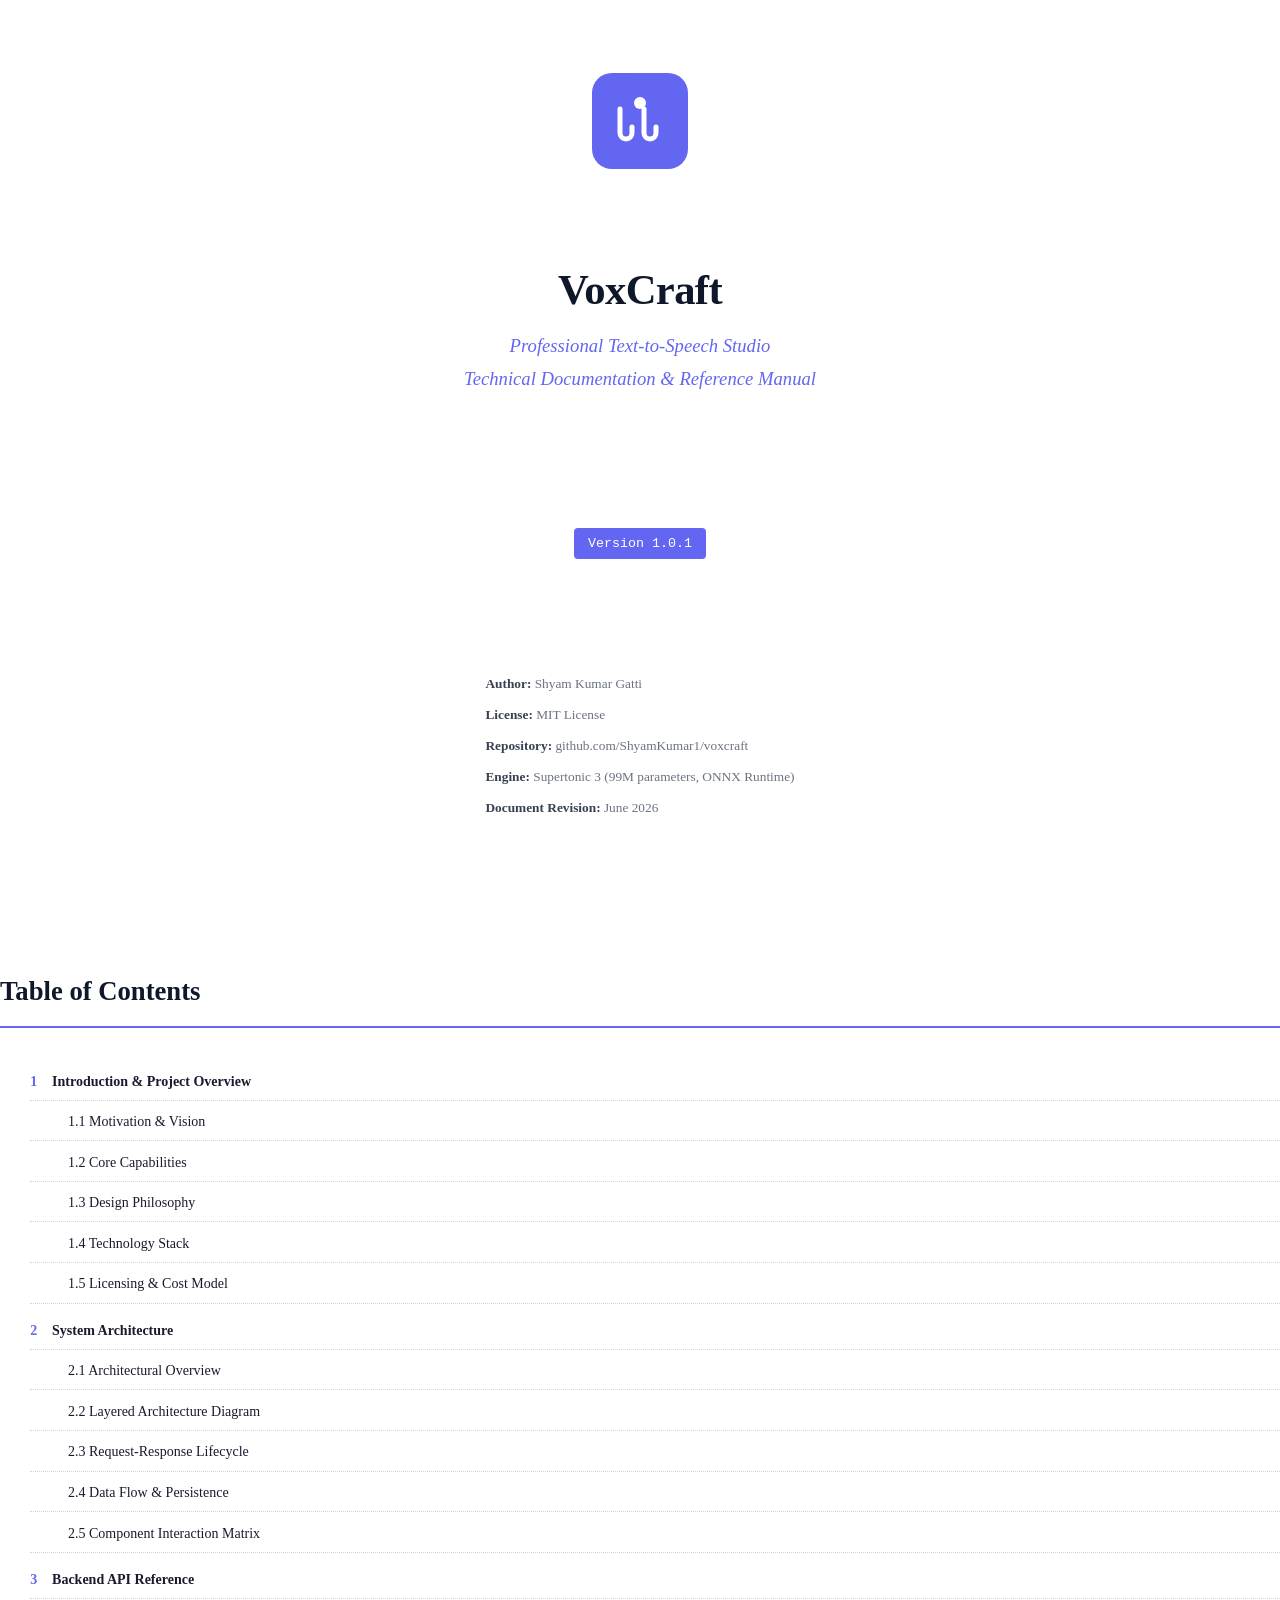
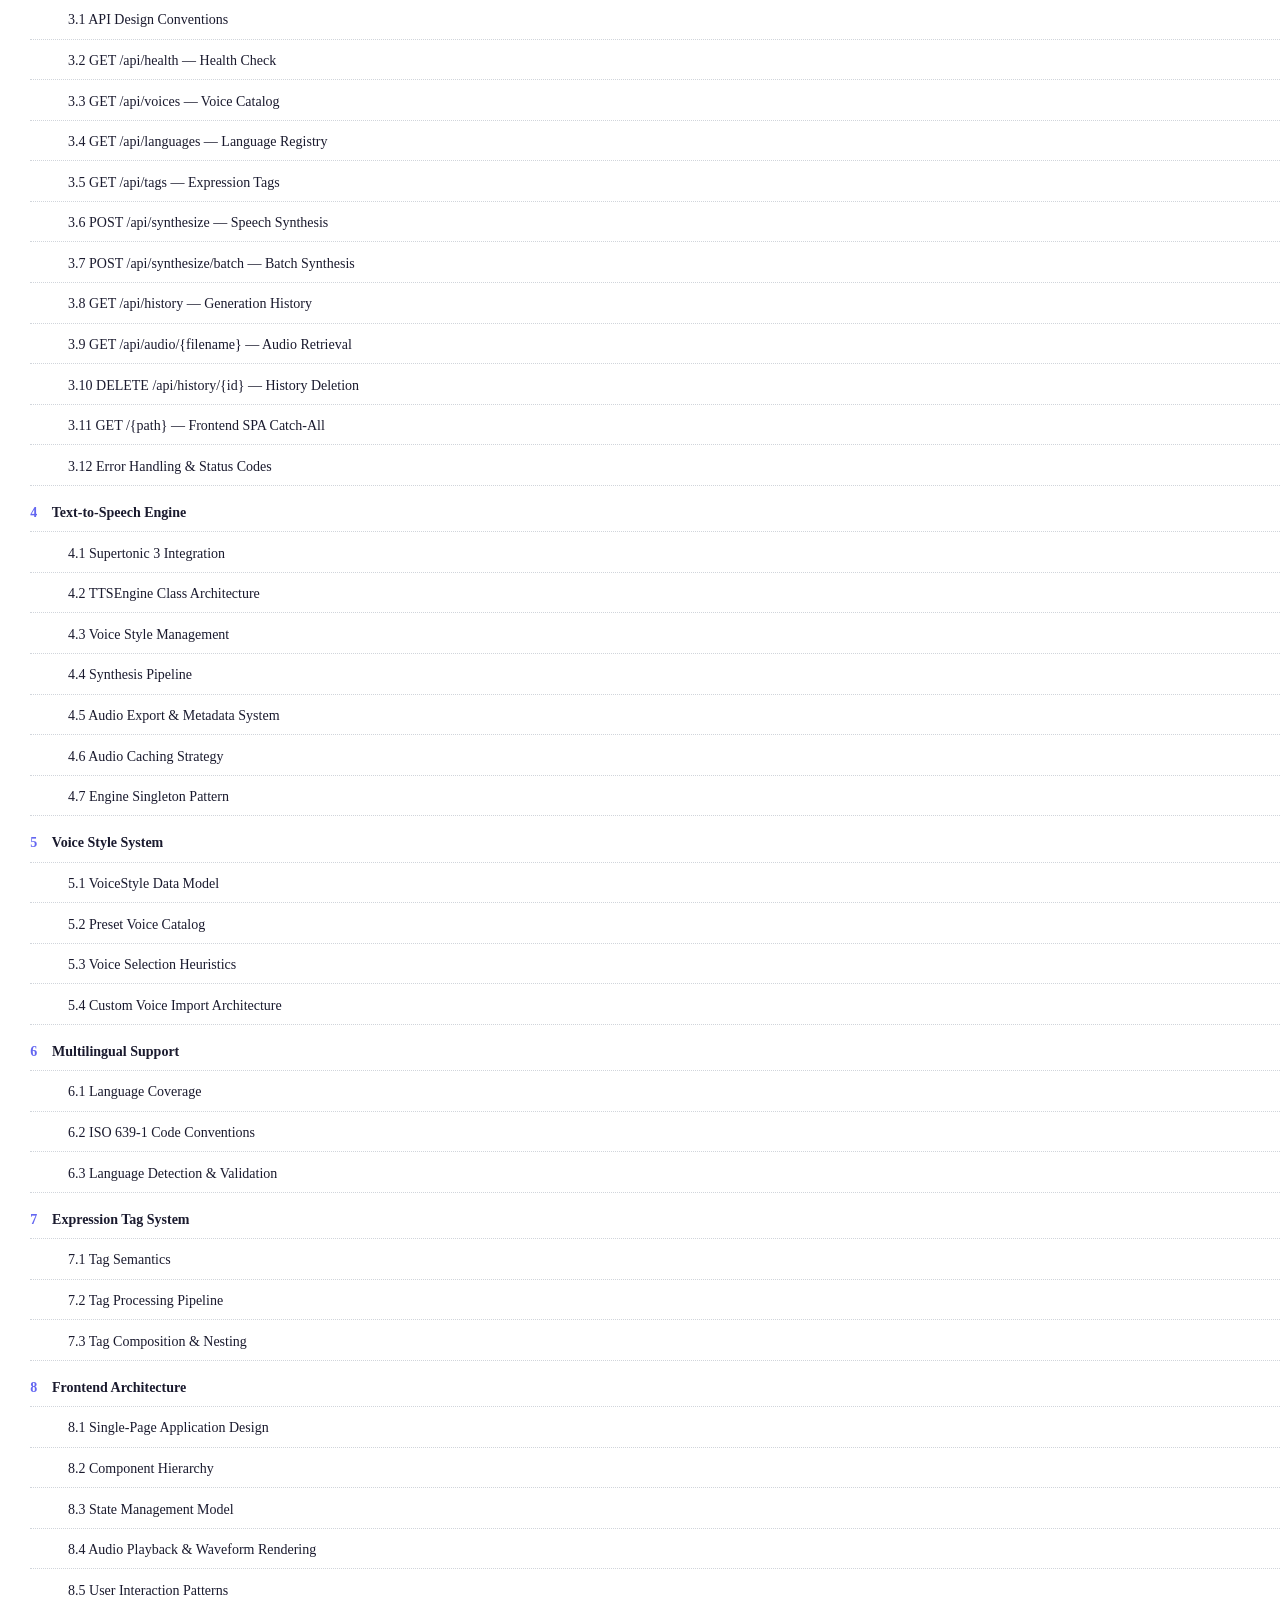
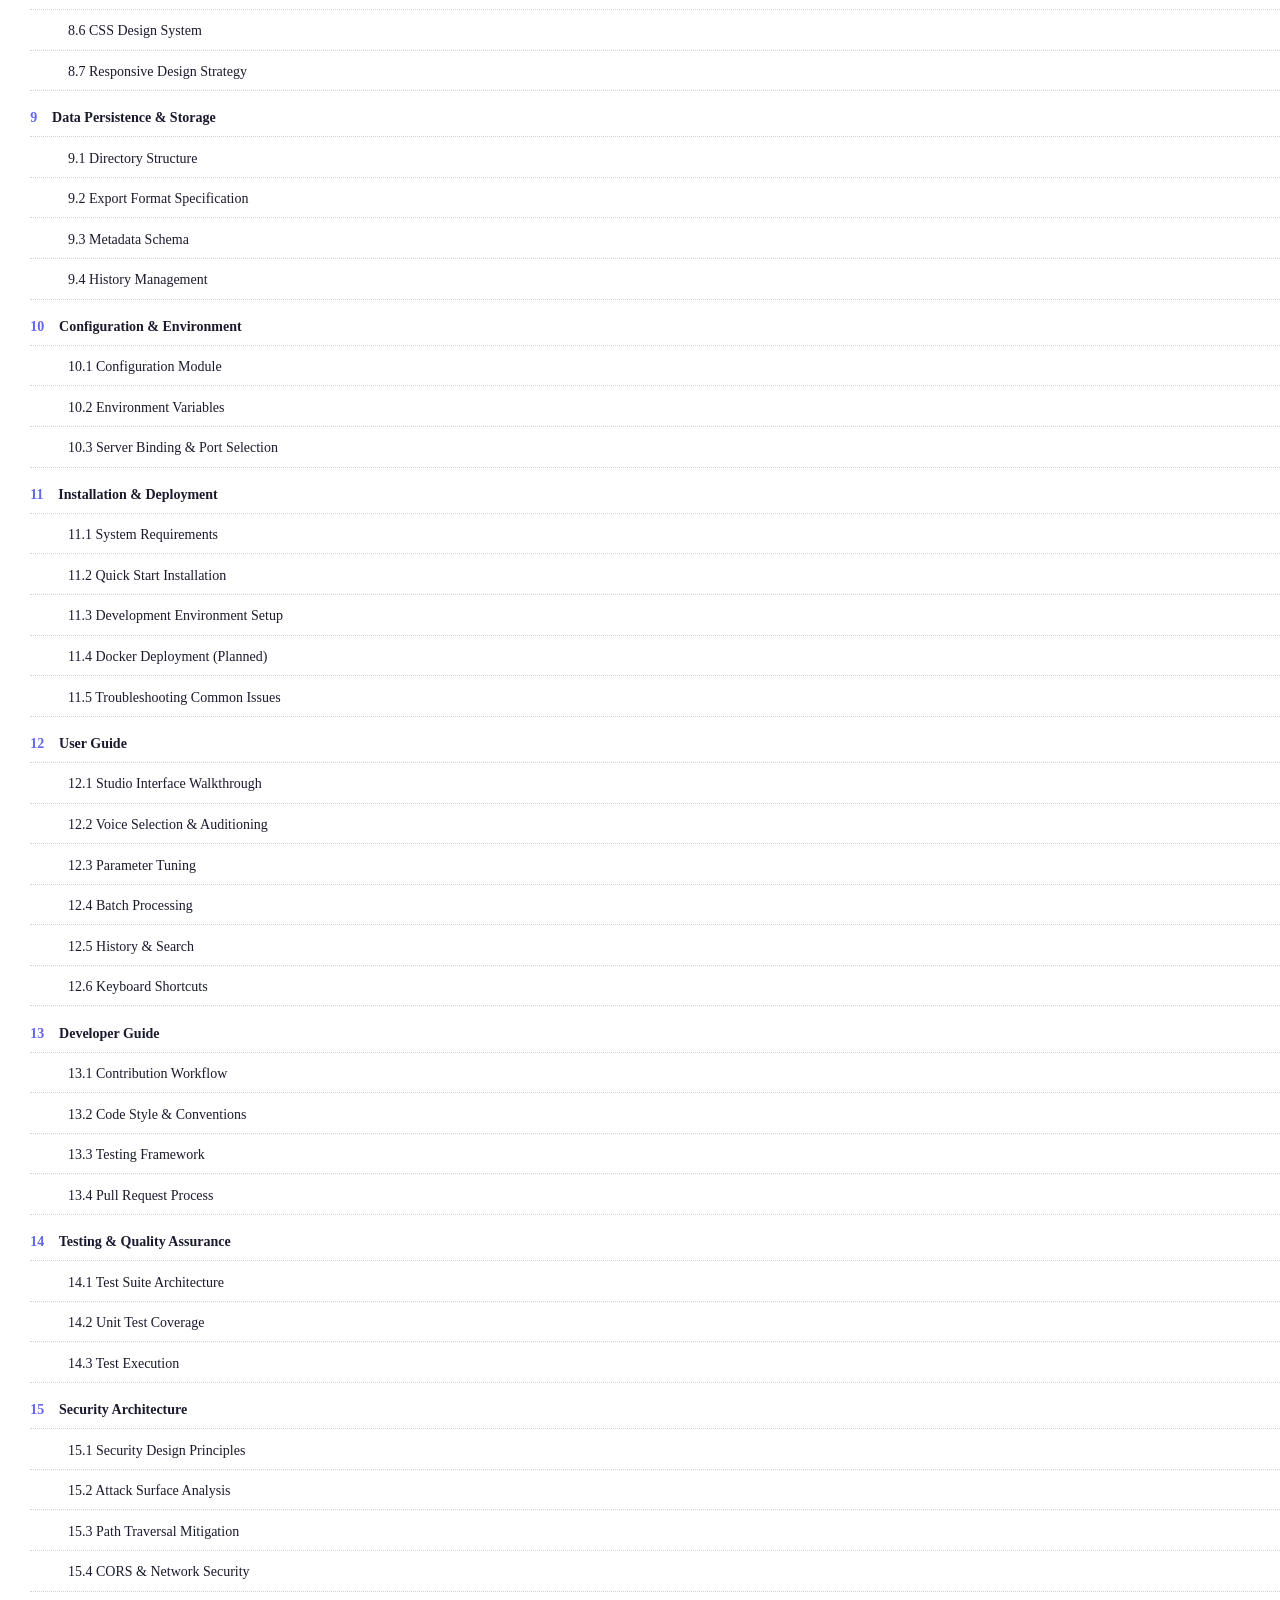
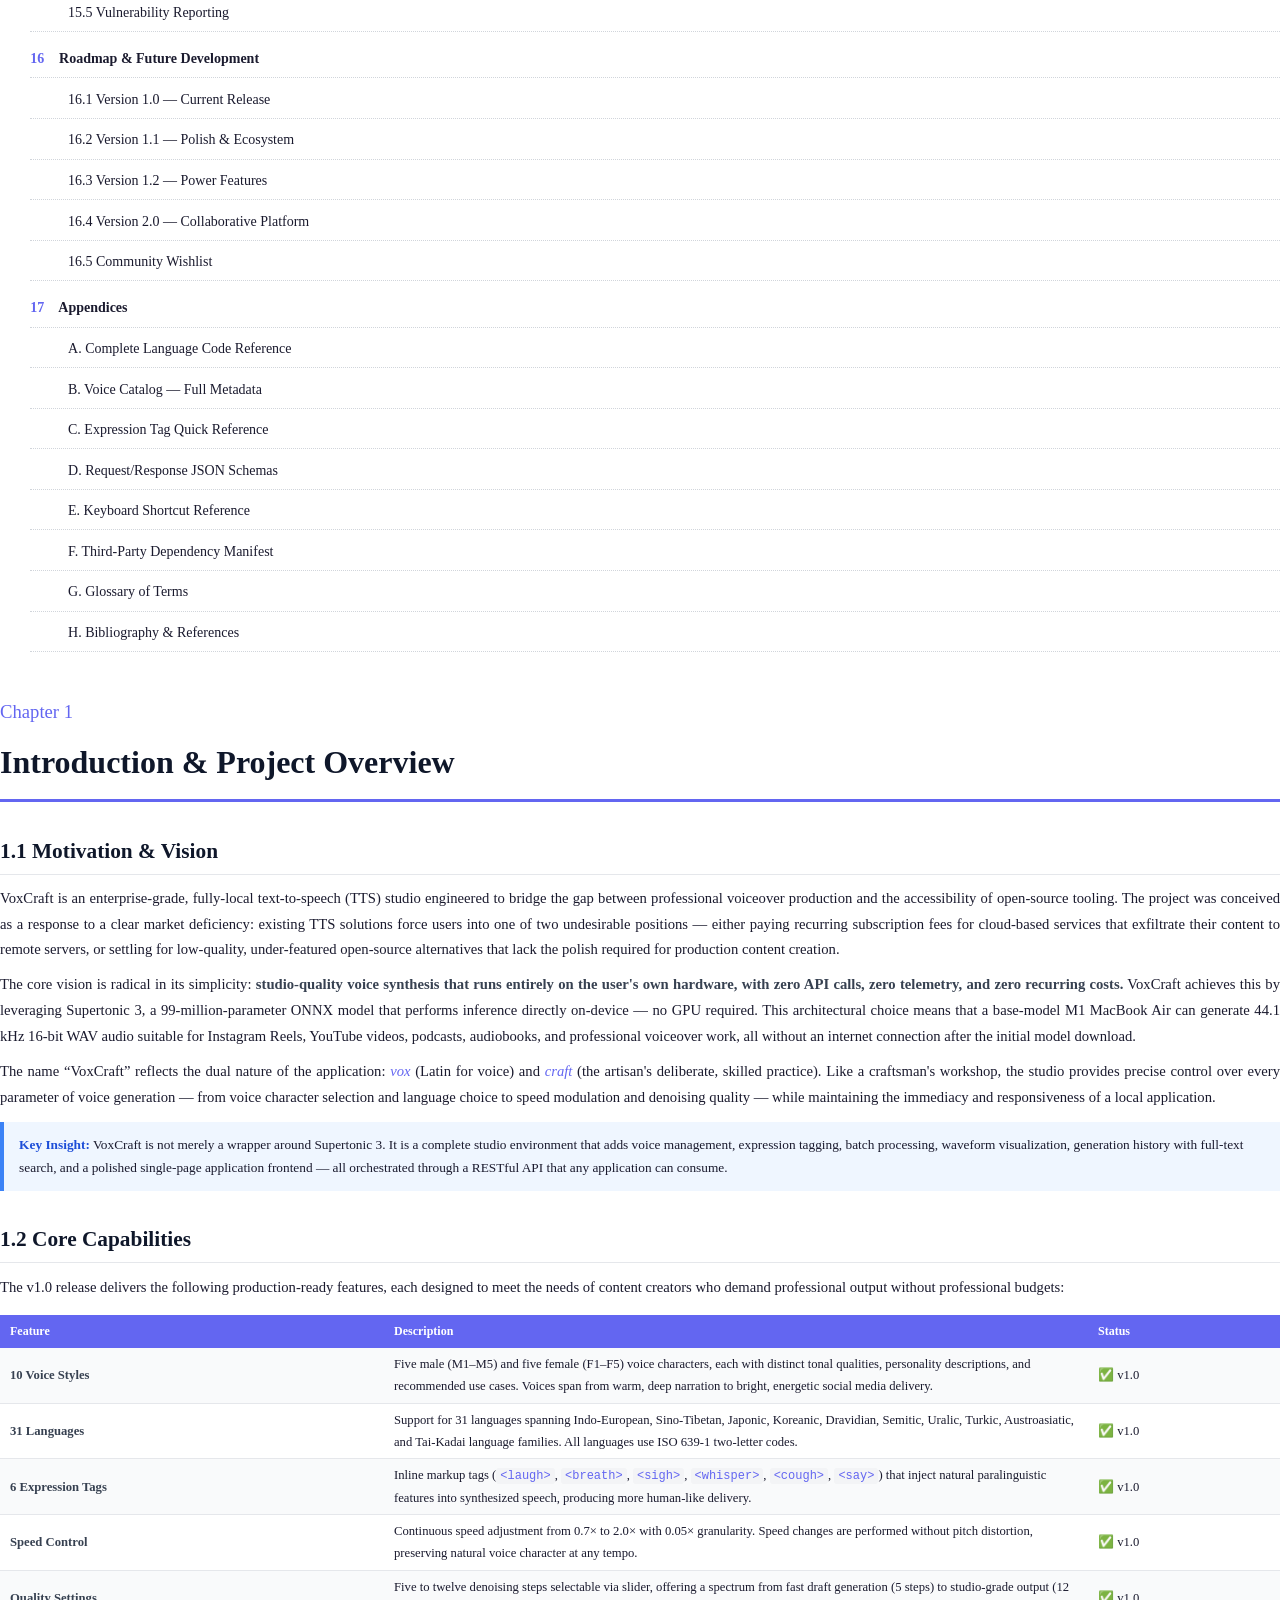
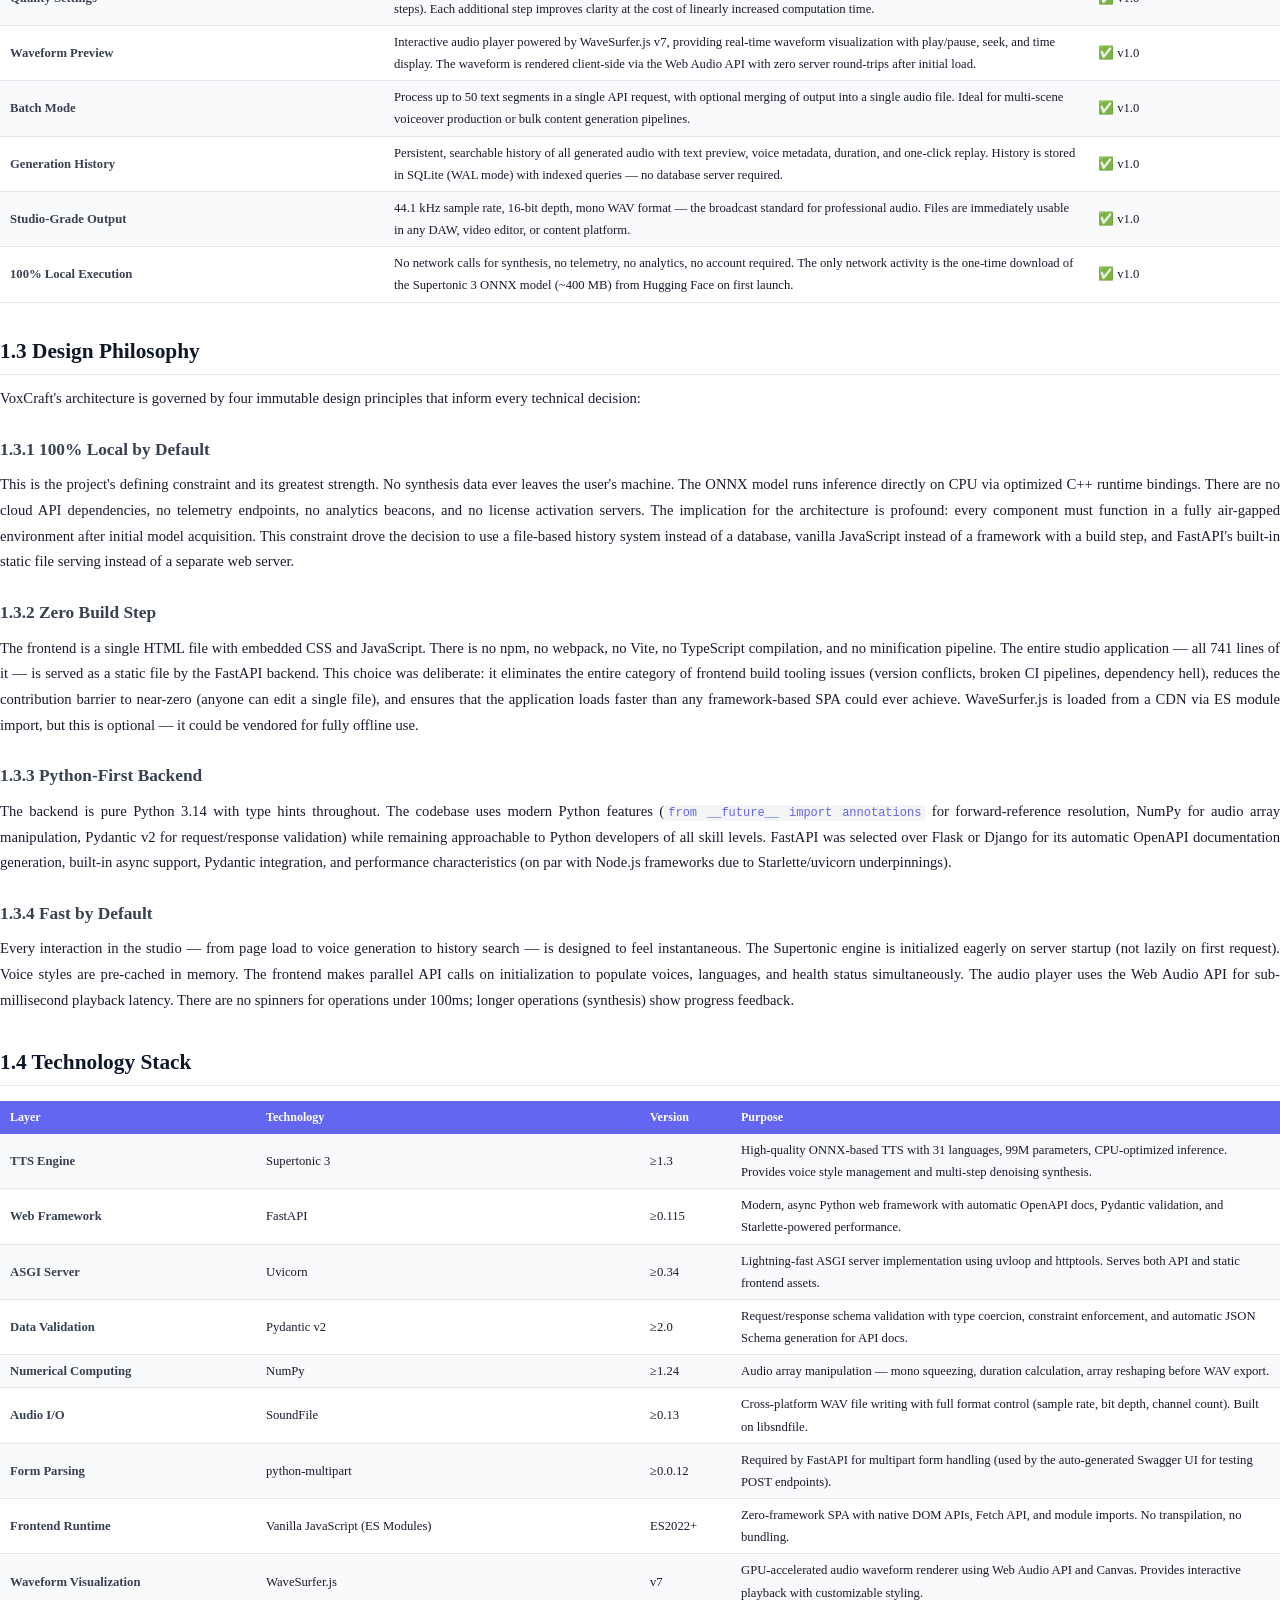
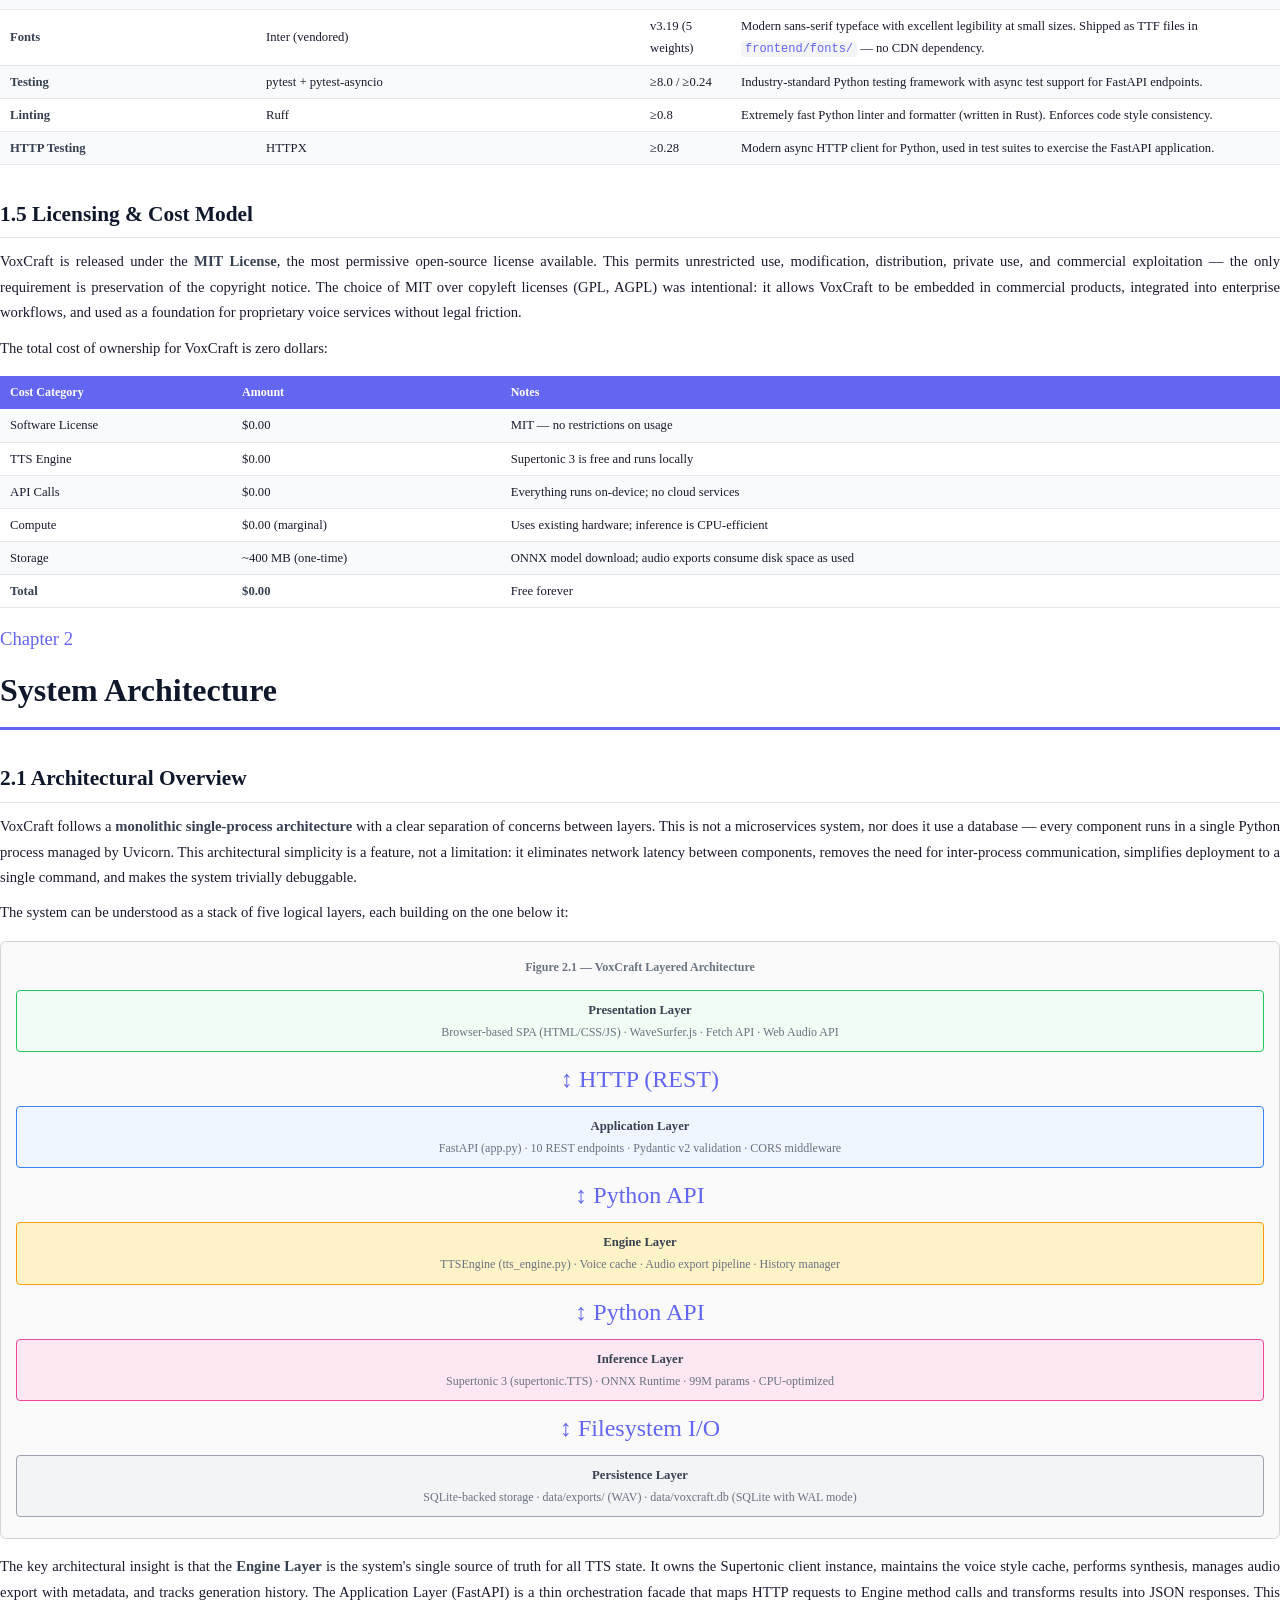
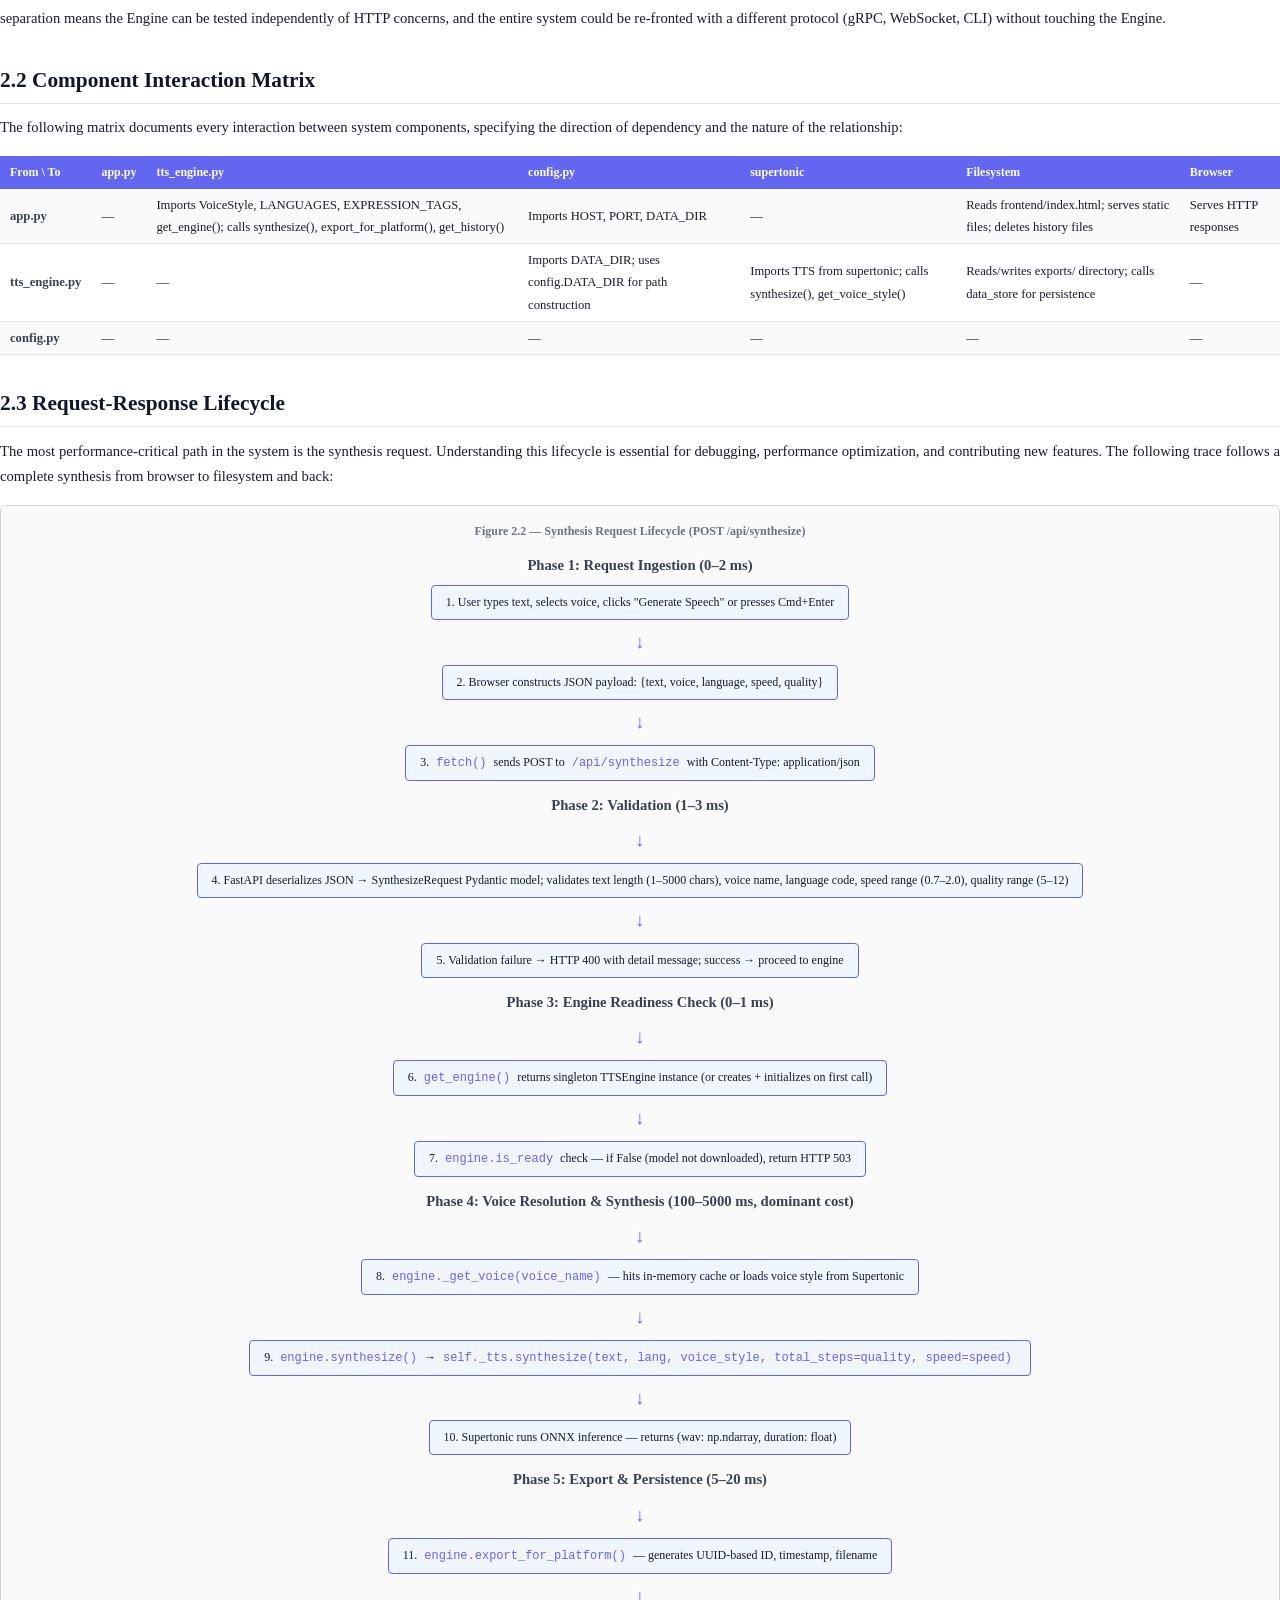
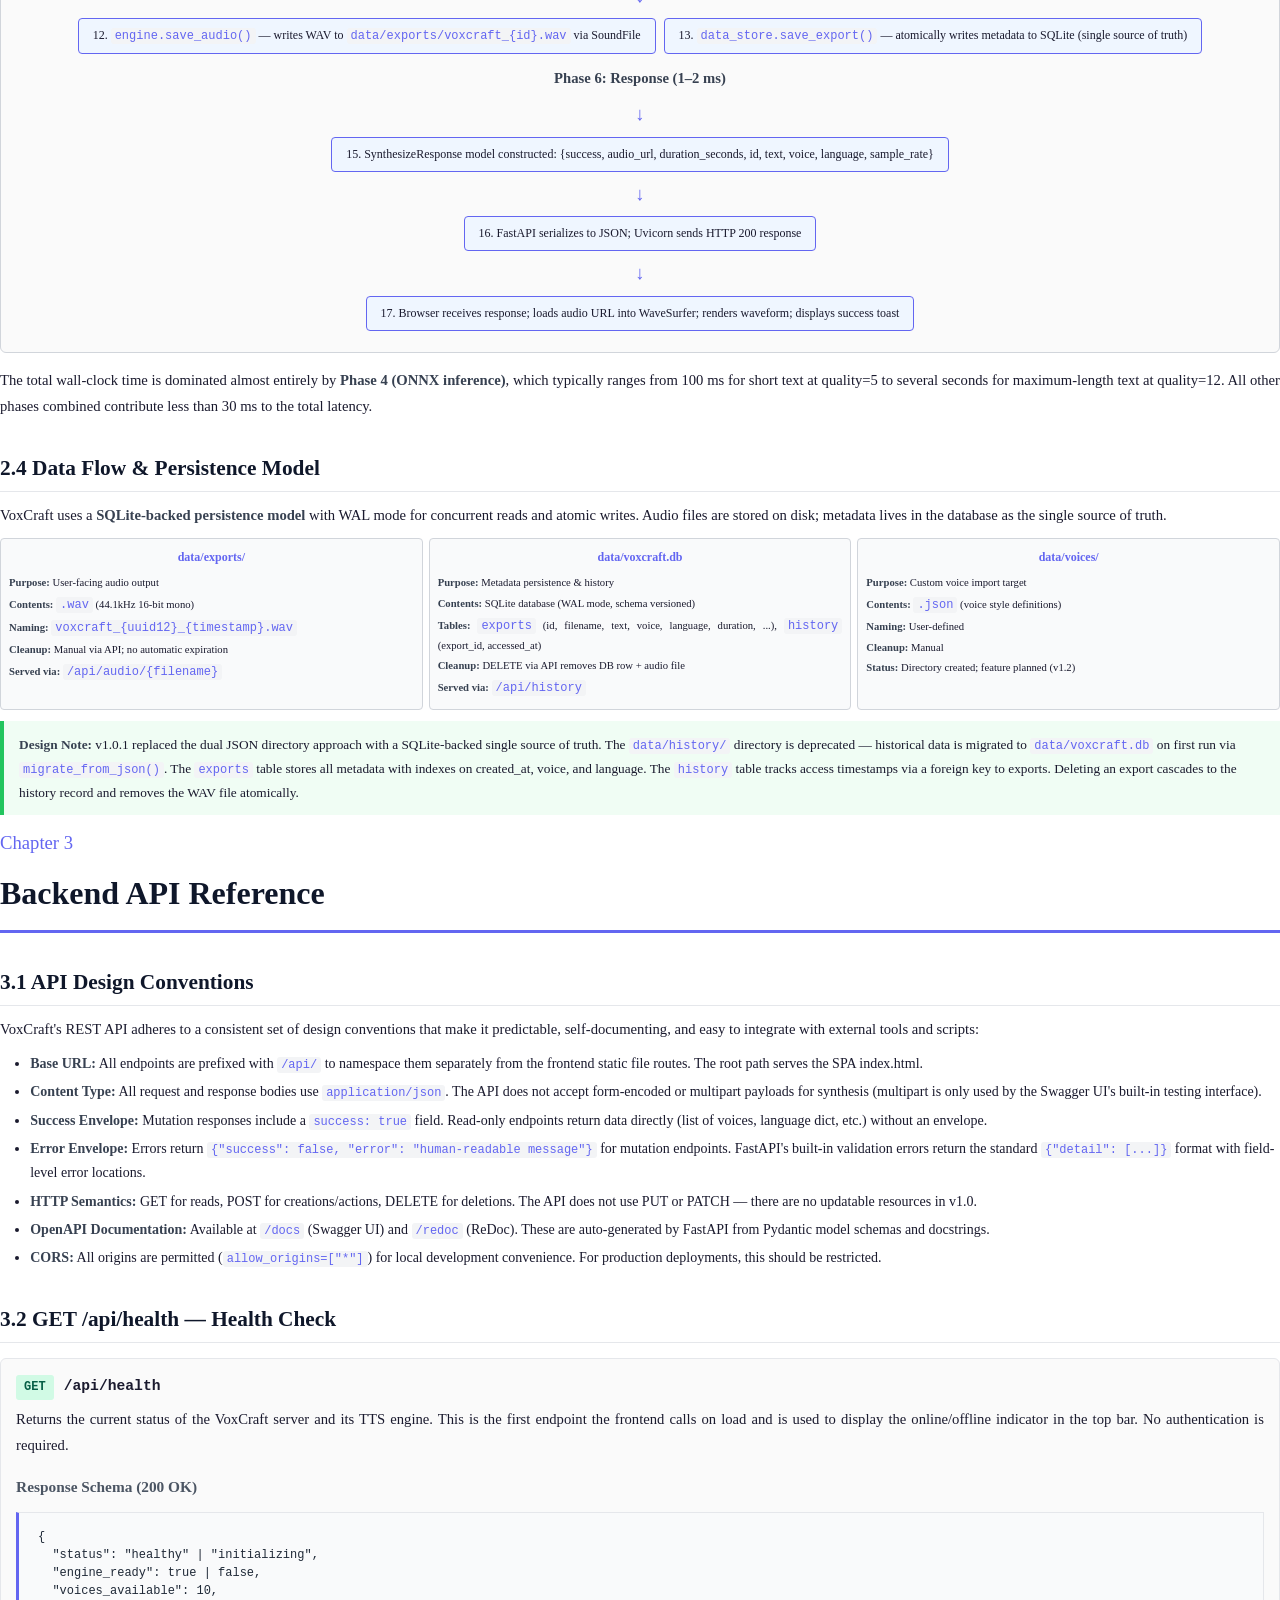
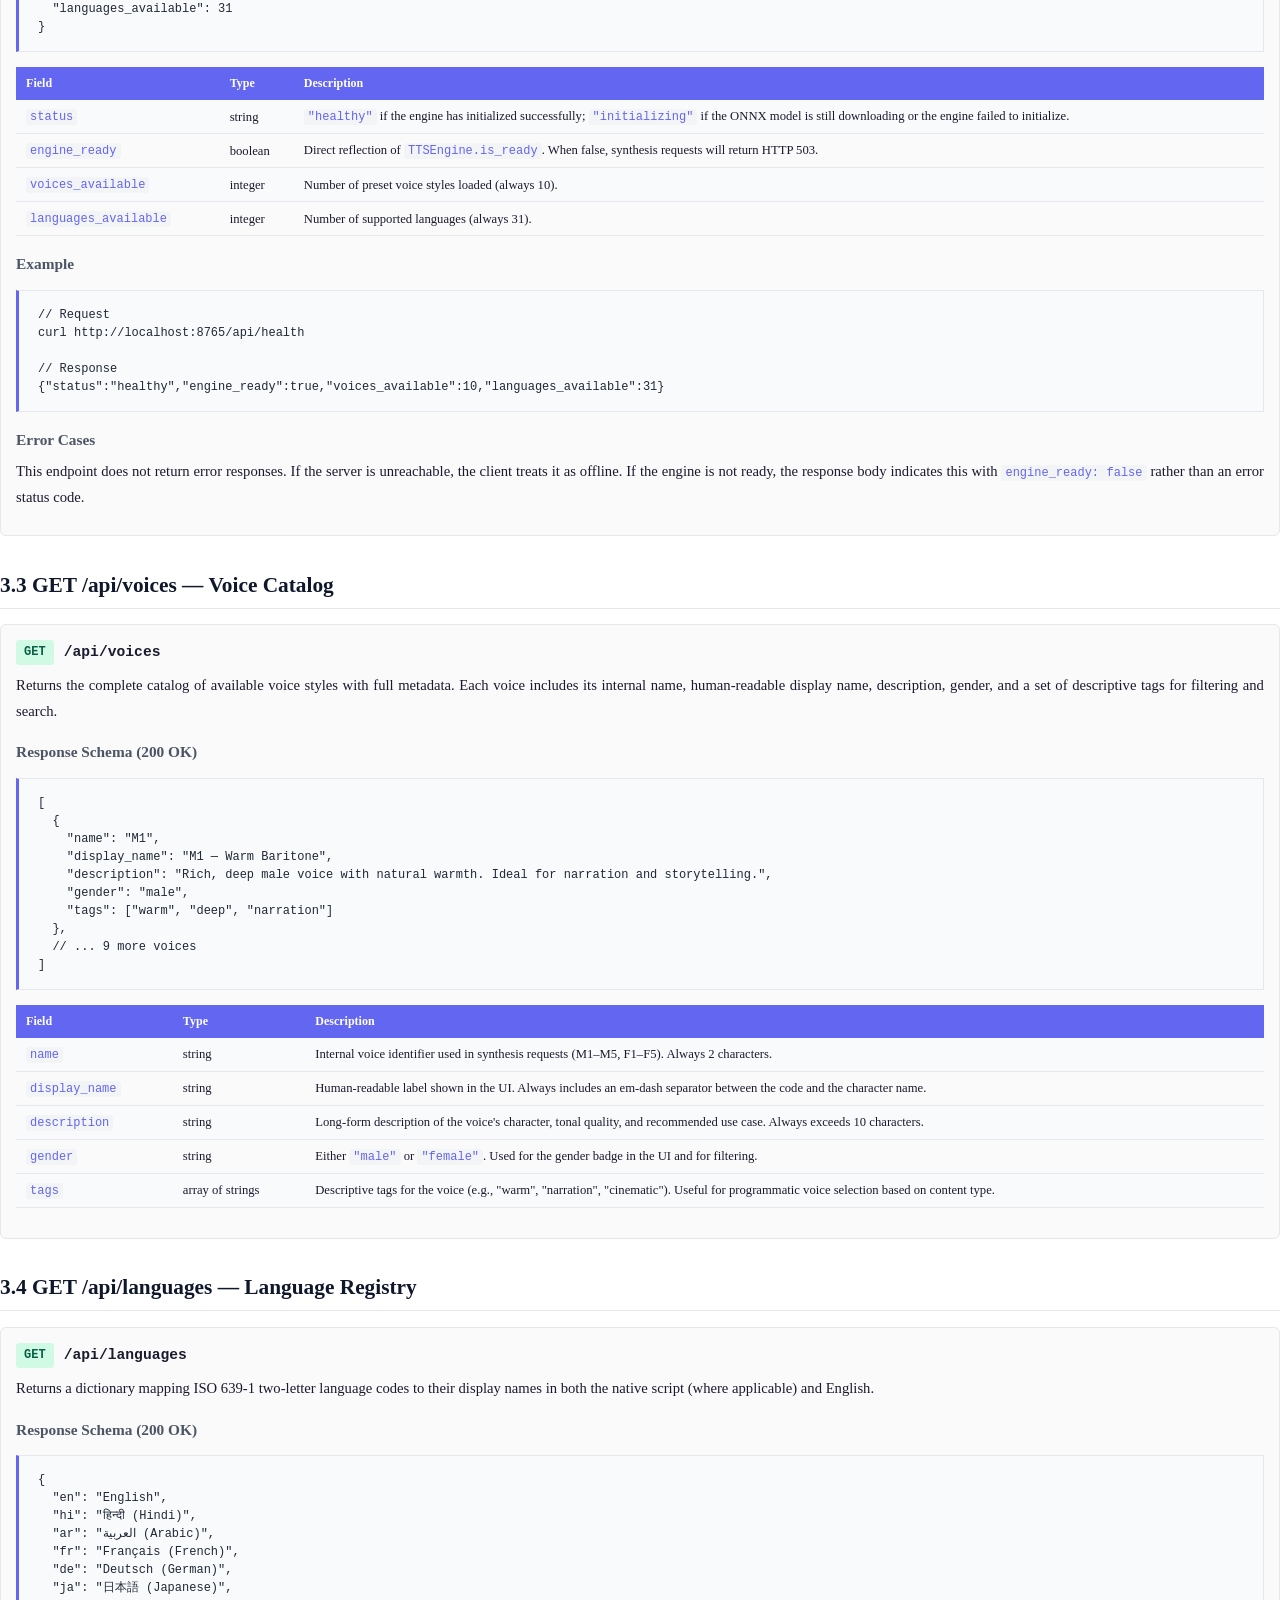
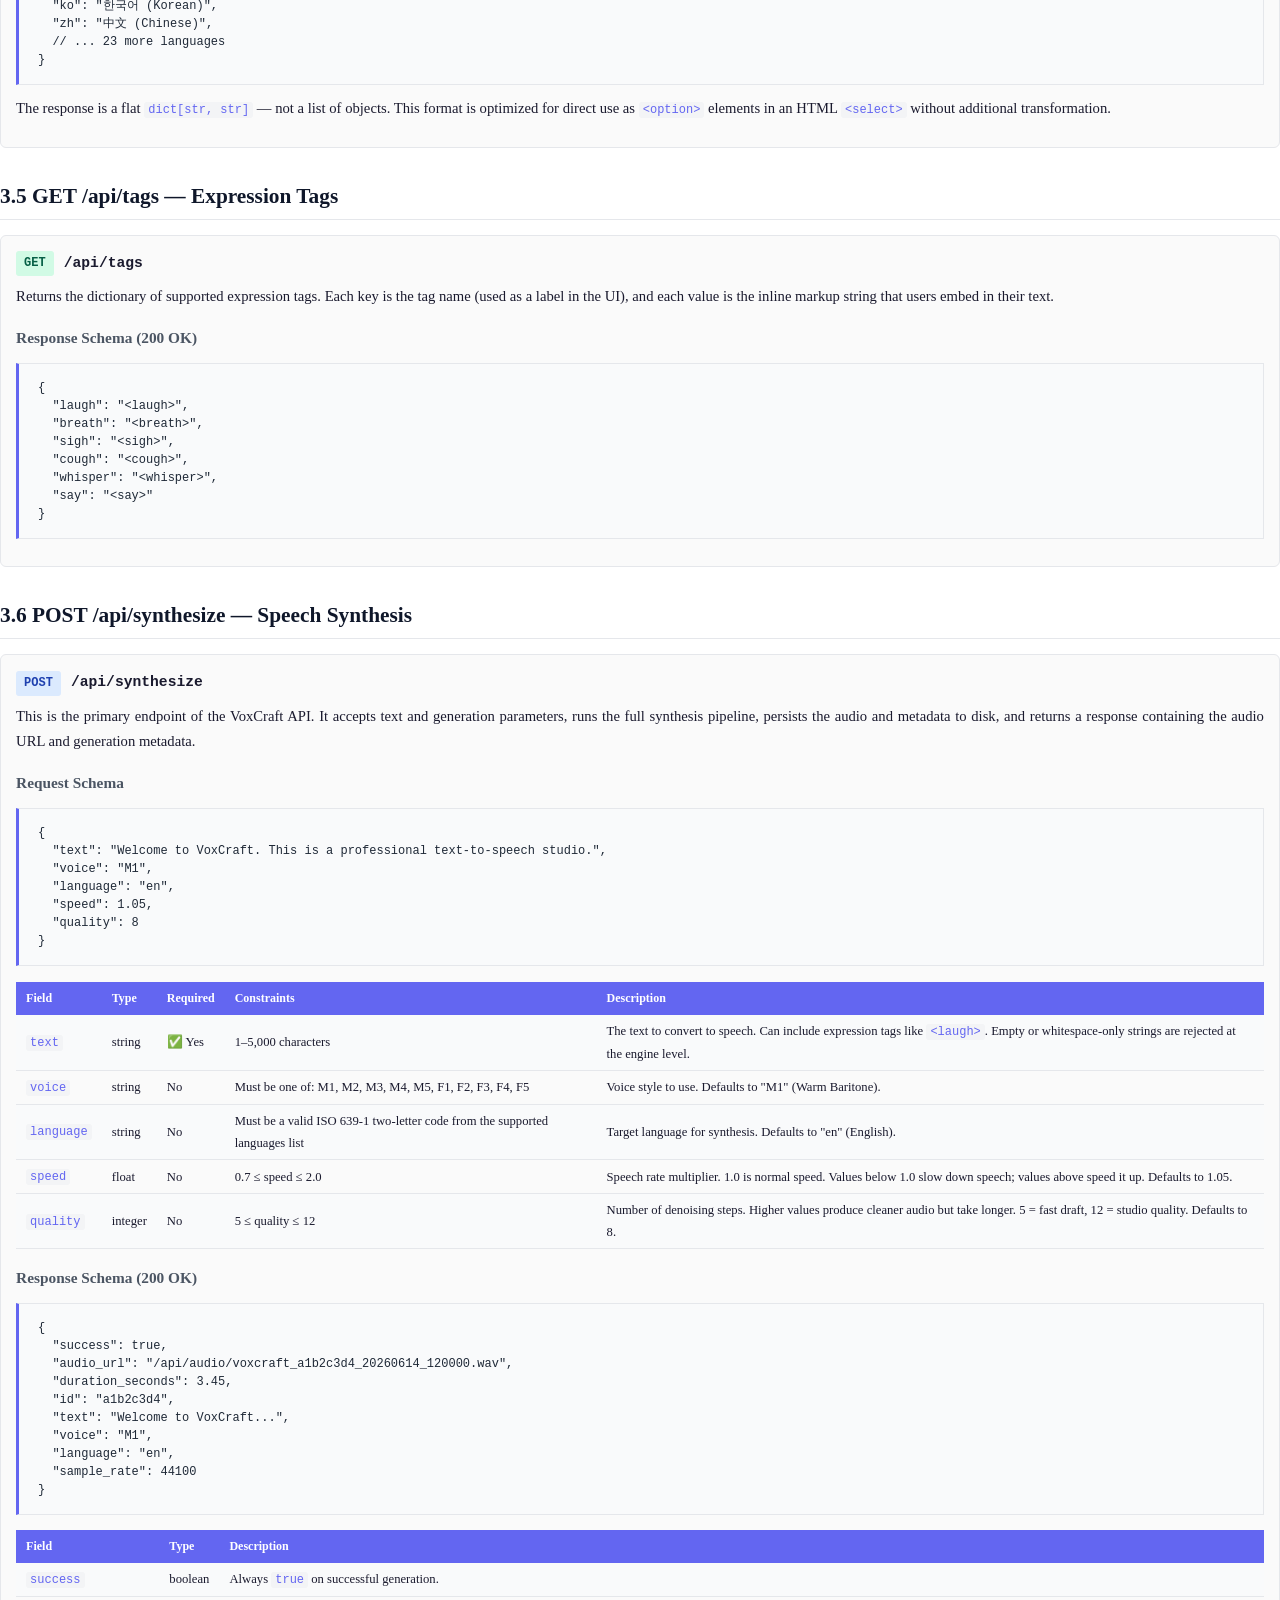
<file: docs/voxcraft-documentation.html>
<!DOCTYPE html>
<html lang="en">
<head>
<meta charset="UTF-8">
<title>VoxCraft — Professional TTS Studio: Technical Documentation</title>
<style>
  @page {
    size: A4;
    margin: 2.2cm 2.2cm 2.2cm 2.2cm;
    @bottom-center {
      content: "Page " counter(page) " of " counter(pages);
      font-family: 'Georgia', serif;
      font-size: 8pt;
      color: #6b7280;
    }
  }
  @page :first {
    @bottom-center {
      content: none;
    }
  }
  @page titlepage {
    @bottom-center {
      content: none;
    }
  }

  * { box-sizing: border-box; margin: 0; padding: 0; }

  body {
    font-family: 'Georgia', 'Times New Roman', serif;
    font-size: 11pt;
    line-height: 1.75;
    color: #1a1a2e;
    background: #fff;
    counter-reset: h2-counter;
  }

  /* ═══ TITLE PAGE ═══ */
  .titlepage {
    page: titlepage;
    display: flex;
    flex-direction: column;
    justify-content: center;
    align-items: center;
    text-align: center;
    height: 100vh;
    page-break-after: always;
    padding: 4cm 2cm;
  }
  .titlepage .logo {
    width: 96px;
    height: 96px;
    margin-bottom: 2.5cm;
  }
  .titlepage .logo svg { width: 100%; height: 100%; }
  .titlepage h1 {
    font-size: 32pt;
    font-weight: 700;
    letter-spacing: -0.015em;
    color: #0f172a;
    margin-bottom: 0.4cm;
    line-height: 1.2;
  }
  .titlepage .subtitle {
    font-size: 14pt;
    color: #6366f1;
    margin-bottom: 1.5cm;
    font-style: italic;
  }
  .titlepage .meta {
    font-size: 10pt;
    color: #6b7280;
    margin-top: 2cm;
  }
  .titlepage .meta p { margin-bottom: 0.2cm; }
  .titlepage .version-badge {
    display: inline-block;
    padding: 4px 14px;
    background: #6366f1;
    color: #fff;
    border-radius: 4px;
    font-size: 10pt;
    font-family: 'Courier New', monospace;
    margin-bottom: 1cm;
  }
  .titlepage .divider {
    width: 120px;
    height: 2px;
    background: #6366f1;
    margin: 1cm auto;
  }

  /* ═══ TOC ═══ */
  .toc {
    page-break-after: always;
    padding: 1cm 0;
  }
  .toc h2 {
    font-size: 20pt;
    color: #0f172a;
    margin-bottom: 0.8cm;
    border-bottom: 2px solid #6366f1;
    padding-bottom: 0.3cm;
  }
  .toc ul {
    list-style: none;
  }
  .toc li {
    padding: 0.15cm 0;
    font-size: 10.5pt;
    border-bottom: 1px dotted #d1d5db;
  }
  .toc li.toc-l1 { font-weight: 700; padding-top: 0.3cm; }
  .toc li.toc-l2 { padding-left: 1cm; }
  .toc li.toc-l3 { padding-left: 2cm; font-size: 9.5pt; color: #6b7280; }
  .toc .toc-num { color: #6366f1; margin-right: 0.3cm; }

  /* ═══ CONTENT ═══ */
  h1.chapter {
    font-size: 24pt;
    color: #0f172a;
    margin-top: 0;
    margin-bottom: 0.6cm;
    padding-bottom: 0.25cm;
    border-bottom: 3px solid #6366f1;
    page-break-before: always;
  }
  h1.chapter::before {
    counter-increment: h2-counter;
    content: "Chapter " counter(h2-counter) "  ";
    font-size: 14pt;
    color: #6366f1;
    display: block;
    margin-bottom: 0.15cm;
    font-weight: 400;
  }

  h2 {
    font-size: 16pt;
    color: #0f172a;
    margin-top: 0.8cm;
    margin-bottom: 0.3cm;
    padding-bottom: 0.1cm;
    border-bottom: 1px solid #e5e7eb;
  }
  h3 {
    font-size: 13pt;
    color: #374151;
    margin-top: 0.6cm;
    margin-bottom: 0.2cm;
  }
  h4 {
    font-size: 11.5pt;
    color: #4b5563;
    margin-top: 0.4cm;
    margin-bottom: 0.15cm;
  }

  p { margin-bottom: 0.25cm; text-align: justify; hyphens: auto; }

  /* ═══ CODE ═══ */
  code {
    font-family: 'Courier New', 'Consolas', monospace;
    font-size: 9pt;
    background: #f3f4f6;
    padding: 1px 4px;
    border-radius: 3px;
    color: #6366f1;
  }
  pre {
    background: #f9fafb;
    border: 1px solid #e5e7eb;
    border-left: 3px solid #6366f1;
    padding: 0.4cm 0.5cm;
    margin: 0.3cm 0;
    font-family: 'Courier New', 'Consolas', monospace;
    font-size: 8.5pt;
    line-height: 1.5;
    overflow-x: auto;
    white-space: pre-wrap;
    word-break: break-word;
  }
  pre code {
    background: none;
    padding: 0;
    color: #1f2937;
  }

  /* ═══ TABLES ═══ */
  table {
    width: 100%;
    border-collapse: collapse;
    margin: 0.4cm 0;
    font-size: 9.5pt;
    page-break-inside: avoid;
  }
  table th {
    background: #6366f1;
    color: #fff;
    padding: 6px 10px;
    text-align: left;
    font-weight: 600;
    font-size: 9pt;
  }
  table td {
    padding: 5px 10px;
    border-bottom: 1px solid #e5e7eb;
  }
  table tr:nth-child(even) td {
    background: #f9fafb;
  }
  table.small { font-size: 8pt; }
  table.small th, table.small td { padding: 3px 6px; }

  /* ═══ CALLOUTS ═══ */
  .note {
    background: #eff6ff;
    border-left: 4px solid #3b82f6;
    padding: 0.3cm 0.4cm;
    margin: 0.3cm 0;
    font-size: 10pt;
  }
  .note strong { color: #1d4ed8; }
  .warning {
    background: #fef3c7;
    border-left: 4px solid #f59e0b;
    padding: 0.3cm 0.4cm;
    margin: 0.3cm 0;
    font-size: 10pt;
  }
  .warning strong { color: #b45309; }
  .tip {
    background: #f0fdf4;
    border-left: 4px solid #22c55e;
    padding: 0.3cm 0.4cm;
    margin: 0.3cm 0;
    font-size: 10pt;
  }

  /* ═══ DIAGRAMS (CSS) ═══ */
  .diagram {
    width: 100%;
    border: 1px solid #d1d5db;
    border-radius: 6px;
    padding: 0.4cm;
    margin: 0.4cm 0;
    background: #fafafa;
    page-break-inside: avoid;
  }
  .diagram-title {
    font-size: 9pt;
    font-weight: 600;
    color: #6b7280;
    text-align: center;
    margin-bottom: 0.3cm;
  }
  .arch-layer {
    border: 1.5px solid #6366f1;
    border-radius: 4px;
    padding: 8px 12px;
    margin: 6px 0;
    text-align: center;
    font-size: 9.5pt;
  }
  .arch-layer.client { background: #f0fdf4; border-color: #22c55e; }
  .arch-layer.server { background: #eff6ff; border-color: #3b82f6; }
  .arch-layer.engine { background: #fef3c7; border-color: #f59e0b; }
  .arch-layer.model { background: #fce7f3; border-color: #ec4899; }
  .arch-layer.storage { background: #f3f4f6; border-color: #9ca3af; }

  .flow-row {
    display: flex;
    gap: 8px;
    align-items: center;
    justify-content: center;
    margin: 6px 0;
    flex-wrap: wrap;
  }
  .flow-box {
    border: 1.5px solid #6366f1;
    border-radius: 4px;
    padding: 6px 14px;
    font-size: 9pt;
    background: #eff6ff;
    text-align: center;
  }
  .flow-arrow {
    font-size: 14pt;
    color: #6366f1;
  }

  .dataflow {
    display: flex;
    gap: 6px;
    align-items: stretch;
    font-size: 9pt;
  }
  .dataflow-col {
    flex: 1;
    border: 1px solid #d1d5db;
    border-radius: 4px;
    padding: 8px;
    background: #f9fafb;
  }
  .dataflow-col h4 {
    font-size: 9pt;
    margin: 0 0 6px 0;
    color: #6366f1;
    text-align: center;
  }
  .dataflow-col p { font-size: 8pt; margin: 2px 0; }

  /* ═══ API METHOD BADGES ═══ */
  .method-get { color: #059669; font-weight: 700; }
  .method-post { color: #2563eb; font-weight: 700; }
  .method-delete { color: #dc2626; font-weight: 700; }

  /* ═══ VOICE CARDS ═══ */
  .voice-grid {
    display: flex;
    flex-wrap: wrap;
    gap: 8px;
    margin: 0.3cm 0;
  }
  .voice-card-doc {
    flex: 0 0 calc(20% - 8px);
    border: 1px solid #d1d5db;
    border-radius: 6px;
    padding: 8px;
    font-size: 8pt;
    text-align: center;
    background: #fff;
  }
  .voice-card-doc .vc-name {
    font-weight: 700;
    font-size: 10pt;
    color: #6366f1;
  }
  .voice-card-doc .vc-gender {
    font-size: 7pt;
    text-transform: uppercase;
    color: #6b7280;
    margin-bottom: 3px;
  }
  .voice-card-doc .vc-desc {
    font-size: 7.5pt;
    color: #4b5563;
    margin-top: 3px;
  }
  .voice-card-doc .vc-tags {
    font-size: 7pt;
    color: #9ca3af;
    margin-top: 3px;
  }
  .voice-card-doc.male { border-top: 3px solid #6366f1; }
  .voice-card-doc.female { border-top: 3px solid #ec4899; }

  /* ═══ RESPONSIVE / MISC ═══ */
  ul, ol { margin: 0.15cm 0 0.15cm 0.8cm; }
  li { margin-bottom: 0.1cm; font-size: 10.5pt; }
  strong { color: #374151; }
  em { color: #6366f1; }
  .highlight { background: #fef3c7; padding: 1px 3px; }
  .page-break { page-break-before: always; }
  .small-text { font-size: 9pt; color: #6b7280; }
  .mono { font-family: 'Courier New', monospace; font-size: 9pt; }
  .endpoint-block {
    border: 1px solid #e5e7eb;
    border-radius: 6px;
    padding: 0.4cm;
    margin: 0.4cm 0;
    background: #fafafa;
    page-break-inside: avoid;
  }
  .endpoint-block .ep-header {
    display: flex;
    align-items: center;
    gap: 10px;
    margin-bottom: 0.2cm;
    font-size: 11pt;
  }
  .endpoint-block .ep-method {
    font-weight: 700;
    padding: 2px 8px;
    border-radius: 3px;
    font-size: 9pt;
    font-family: 'Courier New', monospace;
  }
  .ep-method.get { background: #d1fae5; color: #065f46; }
  .ep-method.post { background: #dbeafe; color: #1e40af; }
  .ep-method.delete { background: #fee2e2; color: #991b1b; }
  .endpoint-block .ep-path {
    font-family: 'Courier New', monospace;
    font-weight: 600;
  }

  a { color: #6366f1; text-decoration: none; }
</style>
</head>
<body>

<!-- ═══════════════════════════════════════════════════════════════════════════ -->
<!-- TITLE PAGE                                                                 -->
<!-- ═══════════════════════════════════════════════════════════════════════════ -->
<div class="titlepage">
  <div class="logo">
    <svg viewBox="0 0 96 96" fill="none">
      <rect width="96" height="96" rx="20" fill="url(#g1)"/>
      <defs>
        <linearGradient id="g1" x1="0" y1="0" x2="96" y2="96">
          <stop offset="0%" stop-color="#6366f1"/>
          <stop offset="100%" stop-color="#a78bfa"/>
        </linearGradient>
      </defs>
      <path d="M28 36v24a6 6 0 0012 0v-6m12-18v24a6 6 0 0012 0v-6" stroke="#fff" stroke-width="5" stroke-linecap="round"/>
      <circle cx="48" cy="30" r="6" fill="#fff"/>
    </svg>
  </div>
  <h1>VoxCraft</h1>
  <div class="subtitle">Professional Text-to-Speech Studio<br>Technical Documentation &amp; Reference Manual</div>
  <div class="divider"></div>
  <div class="version-badge">Version 1.0.1</div>
  <div class="meta">
    <p><strong>Author:</strong> Shyam Kumar Gatti</p>
    <p><strong>License:</strong> MIT License</p>
    <p><strong>Repository:</strong> github.com/ShyamKumar1/voxcraft</p>
    <p><strong>Engine:</strong> Supertonic 3 (99M parameters, ONNX Runtime)</p>
    <p><strong>Document Revision:</strong> June 2026</p>
  </div>
</div>

<!-- ═══════════════════════════════════════════════════════════════════════════ -->
<!-- TABLE OF CONTENTS                                                          -->
<!-- ═══════════════════════════════════════════════════════════════════════════ -->
<div class="toc">
  <h2>Table of Contents</h2>
  <ul>
    <li class="toc-l1"><span class="toc-num">1</span> Introduction &amp; Project Overview</li>
    <li class="toc-l2">1.1 Motivation &amp; Vision</li>
    <li class="toc-l2">1.2 Core Capabilities</li>
    <li class="toc-l2">1.3 Design Philosophy</li>
    <li class="toc-l2">1.4 Technology Stack</li>
    <li class="toc-l2">1.5 Licensing &amp; Cost Model</li>

    <li class="toc-l1"><span class="toc-num">2</span> System Architecture</li>
    <li class="toc-l2">2.1 Architectural Overview</li>
    <li class="toc-l2">2.2 Layered Architecture Diagram</li>
    <li class="toc-l2">2.3 Request-Response Lifecycle</li>
    <li class="toc-l2">2.4 Data Flow &amp; Persistence</li>
    <li class="toc-l2">2.5 Component Interaction Matrix</li>

    <li class="toc-l1"><span class="toc-num">3</span> Backend API Reference</li>
    <li class="toc-l2">3.1 API Design Conventions</li>
    <li class="toc-l2">3.2 GET /api/health — Health Check</li>
    <li class="toc-l2">3.3 GET /api/voices — Voice Catalog</li>
    <li class="toc-l2">3.4 GET /api/languages — Language Registry</li>
    <li class="toc-l2">3.5 GET /api/tags — Expression Tags</li>
    <li class="toc-l2">3.6 POST /api/synthesize — Speech Synthesis</li>
    <li class="toc-l2">3.7 POST /api/synthesize/batch — Batch Synthesis</li>
    <li class="toc-l2">3.8 GET /api/history — Generation History</li>
    <li class="toc-l2">3.9 GET /api/audio/{filename} — Audio Retrieval</li>
    <li class="toc-l2">3.10 DELETE /api/history/{id} — History Deletion</li>
    <li class="toc-l2">3.11 GET /{path} — Frontend SPA Catch-All</li>
    <li class="toc-l2">3.12 Error Handling &amp; Status Codes</li>

    <li class="toc-l1"><span class="toc-num">4</span> Text-to-Speech Engine</li>
    <li class="toc-l2">4.1 Supertonic 3 Integration</li>
    <li class="toc-l2">4.2 TTSEngine Class Architecture</li>
    <li class="toc-l2">4.3 Voice Style Management</li>
    <li class="toc-l2">4.4 Synthesis Pipeline</li>
    <li class="toc-l2">4.5 Audio Export &amp; Metadata System</li>
    <li class="toc-l2">4.6 Audio Caching Strategy</li>
    <li class="toc-l2">4.7 Engine Singleton Pattern</li>

    <li class="toc-l1"><span class="toc-num">5</span> Voice Style System</li>
    <li class="toc-l2">5.1 VoiceStyle Data Model</li>
    <li class="toc-l2">5.2 Preset Voice Catalog</li>
    <li class="toc-l2">5.3 Voice Selection Heuristics</li>
    <li class="toc-l2">5.4 Custom Voice Import Architecture</li>

    <li class="toc-l1"><span class="toc-num">6</span> Multilingual Support</li>
    <li class="toc-l2">6.1 Language Coverage</li>
    <li class="toc-l2">6.2 ISO 639-1 Code Conventions</li>
    <li class="toc-l2">6.3 Language Detection &amp; Validation</li>

    <li class="toc-l1"><span class="toc-num">7</span> Expression Tag System</li>
    <li class="toc-l2">7.1 Tag Semantics</li>
    <li class="toc-l2">7.2 Tag Processing Pipeline</li>
    <li class="toc-l2">7.3 Tag Composition &amp; Nesting</li>

    <li class="toc-l1"><span class="toc-num">8</span> Frontend Architecture</li>
    <li class="toc-l2">8.1 Single-Page Application Design</li>
    <li class="toc-l2">8.2 Component Hierarchy</li>
    <li class="toc-l2">8.3 State Management Model</li>
    <li class="toc-l2">8.4 Audio Playback &amp; Waveform Rendering</li>
    <li class="toc-l2">8.5 User Interaction Patterns</li>
    <li class="toc-l2">8.6 CSS Design System</li>
    <li class="toc-l2">8.7 Responsive Design Strategy</li>

    <li class="toc-l1"><span class="toc-num">9</span> Data Persistence &amp; Storage</li>
    <li class="toc-l2">9.1 Directory Structure</li>
    <li class="toc-l2">9.2 Export Format Specification</li>
    <li class="toc-l2">9.3 Metadata Schema</li>
    <li class="toc-l2">9.4 History Management</li>

    <li class="toc-l1"><span class="toc-num">10</span> Configuration &amp; Environment</li>
    <li class="toc-l2">10.1 Configuration Module</li>
    <li class="toc-l2">10.2 Environment Variables</li>
    <li class="toc-l2">10.3 Server Binding &amp; Port Selection</li>

    <li class="toc-l1"><span class="toc-num">11</span> Installation &amp; Deployment</li>
    <li class="toc-l2">11.1 System Requirements</li>
    <li class="toc-l2">11.2 Quick Start Installation</li>
    <li class="toc-l2">11.3 Development Environment Setup</li>
    <li class="toc-l2">11.4 Docker Deployment (Planned)</li>
    <li class="toc-l2">11.5 Troubleshooting Common Issues</li>

    <li class="toc-l1"><span class="toc-num">12</span> User Guide</li>
    <li class="toc-l2">12.1 Studio Interface Walkthrough</li>
    <li class="toc-l2">12.2 Voice Selection &amp; Auditioning</li>
    <li class="toc-l2">12.3 Parameter Tuning</li>
    <li class="toc-l2">12.4 Batch Processing</li>
    <li class="toc-l2">12.5 History &amp; Search</li>
    <li class="toc-l2">12.6 Keyboard Shortcuts</li>

    <li class="toc-l1"><span class="toc-num">13</span> Developer Guide</li>
    <li class="toc-l2">13.1 Contribution Workflow</li>
    <li class="toc-l2">13.2 Code Style &amp; Conventions</li>
    <li class="toc-l2">13.3 Testing Framework</li>
    <li class="toc-l2">13.4 Pull Request Process</li>

    <li class="toc-l1"><span class="toc-num">14</span> Testing &amp; Quality Assurance</li>
    <li class="toc-l2">14.1 Test Suite Architecture</li>
    <li class="toc-l2">14.2 Unit Test Coverage</li>
    <li class="toc-l2">14.3 Test Execution</li>

    <li class="toc-l1"><span class="toc-num">15</span> Security Architecture</li>
    <li class="toc-l2">15.1 Security Design Principles</li>
    <li class="toc-l2">15.2 Attack Surface Analysis</li>
    <li class="toc-l2">15.3 Path Traversal Mitigation</li>
    <li class="toc-l2">15.4 CORS &amp; Network Security</li>
    <li class="toc-l2">15.5 Vulnerability Reporting</li>

    <li class="toc-l1"><span class="toc-num">16</span> Roadmap &amp; Future Development</li>
    <li class="toc-l2">16.1 Version 1.0 — Current Release</li>
    <li class="toc-l2">16.2 Version 1.1 — Polish &amp; Ecosystem</li>
    <li class="toc-l2">16.3 Version 1.2 — Power Features</li>
    <li class="toc-l2">16.4 Version 2.0 — Collaborative Platform</li>
    <li class="toc-l2">16.5 Community Wishlist</li>

    <li class="toc-l1"><span class="toc-num">17</span> Appendices</li>
    <li class="toc-l2">A. Complete Language Code Reference</li>
    <li class="toc-l2">B. Voice Catalog — Full Metadata</li>
    <li class="toc-l2">C. Expression Tag Quick Reference</li>
    <li class="toc-l2">D. Request/Response JSON Schemas</li>
    <li class="toc-l2">E. Keyboard Shortcut Reference</li>
    <li class="toc-l2">F. Third-Party Dependency Manifest</li>
    <li class="toc-l2">G. Glossary of Terms</li>
    <li class="toc-l2">H. Bibliography &amp; References</li>
  </ul>
</div>

<!-- ═══════════════════════════════════════════════════════════════════════════ -->
<!-- CHAPTER 1: INTRODUCTION                                                   -->
<!-- ═══════════════════════════════════════════════════════════════════════════ -->
<h1 class="chapter">Introduction &amp; Project Overview</h1>

<h2>1.1 Motivation &amp; Vision</h2>

<p>VoxCraft is an enterprise-grade, fully-local text-to-speech (TTS) studio engineered to bridge the gap between professional voiceover production and the accessibility of open-source tooling. The project was conceived as a response to a clear market deficiency: existing TTS solutions force users into one of two undesirable positions — either paying recurring subscription fees for cloud-based services that exfiltrate their content to remote servers, or settling for low-quality, under-featured open-source alternatives that lack the polish required for production content creation.</p>

<p>The core vision is radical in its simplicity: <strong>studio-quality voice synthesis that runs entirely on the user's own hardware, with zero API calls, zero telemetry, and zero recurring costs.</strong> VoxCraft achieves this by leveraging Supertonic 3, a 99-million-parameter ONNX model that performs inference directly on-device — no GPU required. This architectural choice means that a base-model M1 MacBook Air can generate 44.1 kHz 16-bit WAV audio suitable for Instagram Reels, YouTube videos, podcasts, audiobooks, and professional voiceover work, all without an internet connection after the initial model download.</p>

<p>The name &ldquo;VoxCraft&rdquo; reflects the dual nature of the application: <em>vox</em> (Latin for voice) and <em>craft</em> (the artisan's deliberate, skilled practice). Like a craftsman's workshop, the studio provides precise control over every parameter of voice generation — from voice character selection and language choice to speed modulation and denoising quality — while maintaining the immediacy and responsiveness of a local application.</p>

<div class="note">
  <strong>Key Insight:</strong> VoxCraft is not merely a wrapper around Supertonic 3. It is a complete studio environment that adds voice management, expression tagging, batch processing, waveform visualization, generation history with full-text search, and a polished single-page application frontend — all orchestrated through a RESTful API that any application can consume.
</div>

<h2>1.2 Core Capabilities</h2>

<p>The v1.0 release delivers the following production-ready features, each designed to meet the needs of content creators who demand professional output without professional budgets:</p>

<table>
  <tr><th style="width:30%">Feature</th><th>Description</th><th style="width:15%">Status</th></tr>
  <tr><td><strong>10 Voice Styles</strong></td><td>Five male (M1–M5) and five female (F1–F5) voice characters, each with distinct tonal qualities, personality descriptions, and recommended use cases. Voices span from warm, deep narration to bright, energetic social media delivery.</td><td>✅ v1.0</td></tr>
  <tr><td><strong>31 Languages</strong></td><td>Support for 31 languages spanning Indo-European, Sino-Tibetan, Japonic, Koreanic, Dravidian, Semitic, Uralic, Turkic, Austroasiatic, and Tai-Kadai language families. All languages use ISO 639-1 two-letter codes.</td><td>✅ v1.0</td></tr>
  <tr><td><strong>6 Expression Tags</strong></td><td>Inline markup tags (<code>&lt;laugh&gt;</code>, <code>&lt;breath&gt;</code>, <code>&lt;sigh&gt;</code>, <code>&lt;whisper&gt;</code>, <code>&lt;cough&gt;</code>, <code>&lt;say&gt;</code>) that inject natural paralinguistic features into synthesized speech, producing more human-like delivery.</td><td>✅ v1.0</td></tr>
  <tr><td><strong>Speed Control</strong></td><td>Continuous speed adjustment from 0.7× to 2.0× with 0.05× granularity. Speed changes are performed without pitch distortion, preserving natural voice character at any tempo.</td><td>✅ v1.0</td></tr>
  <tr><td><strong>Quality Settings</strong></td><td>Five to twelve denoising steps selectable via slider, offering a spectrum from fast draft generation (5 steps) to studio-grade output (12 steps). Each additional step improves clarity at the cost of linearly increased computation time.</td><td>✅ v1.0</td></tr>
  <tr><td><strong>Waveform Preview</strong></td><td>Interactive audio player powered by WaveSurfer.js v7, providing real-time waveform visualization with play/pause, seek, and time display. The waveform is rendered client-side via the Web Audio API with zero server round-trips after initial load.</td><td>✅ v1.0</td></tr>
  <tr><td><strong>Batch Mode</strong></td><td>Process up to 50 text segments in a single API request, with optional merging of output into a single audio file. Ideal for multi-scene voiceover production or bulk content generation pipelines.</td><td>✅ v1.0</td></tr>
  <tr><td><strong>Generation History</strong></td><td>Persistent, searchable history of all generated audio with text preview, voice metadata, duration, and one-click replay. History is stored in SQLite (WAL mode) with indexed queries — no database server required.</td><td>✅ v1.0</td></tr>
  <tr><td><strong>Studio-Grade Output</strong></td><td>44.1 kHz sample rate, 16-bit depth, mono WAV format — the broadcast standard for professional audio. Files are immediately usable in any DAW, video editor, or content platform.</td><td>✅ v1.0</td></tr>
  <tr><td><strong>100% Local Execution</strong></td><td>No network calls for synthesis, no telemetry, no analytics, no account required. The only network activity is the one-time download of the Supertonic 3 ONNX model (~400 MB) from Hugging Face on first launch.</td><td>✅ v1.0</td></tr>
</table>

<h2>1.3 Design Philosophy</h2>

<p>VoxCraft's architecture is governed by four immutable design principles that inform every technical decision:</p>

<h3>1.3.1 100% Local by Default</h3>
<p>This is the project's defining constraint and its greatest strength. No synthesis data ever leaves the user's machine. The ONNX model runs inference directly on CPU via optimized C++ runtime bindings. There are no cloud API dependencies, no telemetry endpoints, no analytics beacons, and no license activation servers. The implication for the architecture is profound: every component must function in a fully air-gapped environment after initial model acquisition. This constraint drove the decision to use a file-based history system instead of a database, vanilla JavaScript instead of a framework with a build step, and FastAPI's built-in static file serving instead of a separate web server.</p>

<h3>1.3.2 Zero Build Step</h3>
<p>The frontend is a single HTML file with embedded CSS and JavaScript. There is no npm, no webpack, no Vite, no TypeScript compilation, and no minification pipeline. The entire studio application — all 741 lines of it — is served as a static file by the FastAPI backend. This choice was deliberate: it eliminates the entire category of frontend build tooling issues (version conflicts, broken CI pipelines, dependency hell), reduces the contribution barrier to near-zero (anyone can edit a single file), and ensures that the application loads faster than any framework-based SPA could ever achieve. WaveSurfer.js is loaded from a CDN via ES module import, but this is optional — it could be vendored for fully offline use.</p>

<h3>1.3.3 Python-First Backend</h3>
<p>The backend is pure Python 3.14 with type hints throughout. The codebase uses modern Python features (<code>from __future__ import annotations</code> for forward-reference resolution, NumPy for audio array manipulation, Pydantic v2 for request/response validation) while remaining approachable to Python developers of all skill levels. FastAPI was selected over Flask or Django for its automatic OpenAPI documentation generation, built-in async support, Pydantic integration, and performance characteristics (on par with Node.js frameworks due to Starlette/uvicorn underpinnings).</p>

<h3>1.3.4 Fast by Default</h3>
<p>Every interaction in the studio — from page load to voice generation to history search — is designed to feel instantaneous. The Supertonic engine is initialized eagerly on server startup (not lazily on first request). Voice styles are pre-cached in memory. The frontend makes parallel API calls on initialization to populate voices, languages, and health status simultaneously. The audio player uses the Web Audio API for sub-millisecond playback latency. There are no spinners for operations under 100ms; longer operations (synthesis) show progress feedback.</p>

<h2>1.4 Technology Stack</h2>

<table>
  <tr><th style="width:20%">Layer</th><th style="width:30%">Technology</th><th>Version</th><th>Purpose</th></tr>
  <tr><td><strong>TTS Engine</strong></td><td>Supertonic 3</td><td>≥1.3</td><td>High-quality ONNX-based TTS with 31 languages, 99M parameters, CPU-optimized inference. Provides voice style management and multi-step denoising synthesis.</td></tr>
  <tr><td><strong>Web Framework</strong></td><td>FastAPI</td><td>≥0.115</td><td>Modern, async Python web framework with automatic OpenAPI docs, Pydantic validation, and Starlette-powered performance.</td></tr>
  <tr><td><strong>ASGI Server</strong></td><td>Uvicorn</td><td>≥0.34</td><td>Lightning-fast ASGI server implementation using uvloop and httptools. Serves both API and static frontend assets.</td></tr>
  <tr><td><strong>Data Validation</strong></td><td>Pydantic v2</td><td>≥2.0</td><td>Request/response schema validation with type coercion, constraint enforcement, and automatic JSON Schema generation for API docs.</td></tr>
  <tr><td><strong>Numerical Computing</strong></td><td>NumPy</td><td>≥1.24</td><td>Audio array manipulation — mono squeezing, duration calculation, array reshaping before WAV export.</td></tr>
  <tr><td><strong>Audio I/O</strong></td><td>SoundFile</td><td>≥0.13</td><td>Cross-platform WAV file writing with full format control (sample rate, bit depth, channel count). Built on libsndfile.</td></tr>
  <tr><td><strong>Form Parsing</strong></td><td>python-multipart</td><td>≥0.0.12</td><td>Required by FastAPI for multipart form handling (used by the auto-generated Swagger UI for testing POST endpoints).</td></tr>
  <tr><td><strong>Frontend Runtime</strong></td><td>Vanilla JavaScript (ES Modules)</td><td>ES2022+</td><td>Zero-framework SPA with native DOM APIs, Fetch API, and module imports. No transpilation, no bundling.</td></tr>
  <tr><td><strong>Waveform Visualization</strong></td><td>WaveSurfer.js</td><td>v7</td><td>GPU-accelerated audio waveform renderer using Web Audio API and Canvas. Provides interactive playback with customizable styling.</td></tr>
  <tr><td><strong>Fonts</strong></td><td>Inter (vendored)</td><td>v3.19 (5 weights)</td><td>Modern sans-serif typeface with excellent legibility at small sizes. Shipped as TTF files in <code>frontend/fonts/</code> — no CDN dependency.</td></tr>
  <tr><td><strong>Testing</strong></td><td>pytest + pytest-asyncio</td><td>≥8.0 / ≥0.24</td><td>Industry-standard Python testing framework with async test support for FastAPI endpoints.</td></tr>
  <tr><td><strong>Linting</strong></td><td>Ruff</td><td>≥0.8</td><td>Extremely fast Python linter and formatter (written in Rust). Enforces code style consistency.</td></tr>
  <tr><td><strong>HTTP Testing</strong></td><td>HTTPX</td><td>≥0.28</td><td>Modern async HTTP client for Python, used in test suites to exercise the FastAPI application.</td></tr>
</table>

<h2>1.5 Licensing &amp; Cost Model</h2>

<p>VoxCraft is released under the <strong>MIT License</strong>, the most permissive open-source license available. This permits unrestricted use, modification, distribution, private use, and commercial exploitation — the only requirement is preservation of the copyright notice. The choice of MIT over copyleft licenses (GPL, AGPL) was intentional: it allows VoxCraft to be embedded in commercial products, integrated into enterprise workflows, and used as a foundation for proprietary voice services without legal friction.</p>

<p>The total cost of ownership for VoxCraft is zero dollars:</p>

<table>
  <tr><th>Cost Category</th><th>Amount</th><th>Notes</th></tr>
  <tr><td>Software License</td><td>$0.00</td><td>MIT — no restrictions on usage</td></tr>
  <tr><td>TTS Engine</td><td>$0.00</td><td>Supertonic 3 is free and runs locally</td></tr>
  <tr><td>API Calls</td><td>$0.00</td><td>Everything runs on-device; no cloud services</td></tr>
  <tr><td>Compute</td><td>$0.00 (marginal)</td><td>Uses existing hardware; inference is CPU-efficient</td></tr>
  <tr><td>Storage</td><td>~400 MB (one-time)</td><td>ONNX model download; audio exports consume disk space as used</td></tr>
  <tr><td><strong>Total</strong></td><td><strong>$0.00</strong></td><td>Free forever</td></tr>
</table>

<div class="page-break"></div>

<!-- ═══════════════════════════════════════════════════════════════════════════ -->
<!-- CHAPTER 2: SYSTEM ARCHITECTURE                                            -->
<!-- ═══════════════════════════════════════════════════════════════════════════ -->
<h1 class="chapter">System Architecture</h1>

<h2>2.1 Architectural Overview</h2>

<p>VoxCraft follows a <strong>monolithic single-process architecture</strong> with a clear separation of concerns between layers. This is not a microservices system, nor does it use a database — every component runs in a single Python process managed by Uvicorn. This architectural simplicity is a feature, not a limitation: it eliminates network latency between components, removes the need for inter-process communication, simplifies deployment to a single command, and makes the system trivially debuggable.</p>

<p>The system can be understood as a stack of five logical layers, each building on the one below it:</p>

<div class="diagram">
  <div class="diagram-title">Figure 2.1 — VoxCraft Layered Architecture</div>
  <div class="arch-layer client">
    <strong>Presentation Layer</strong><br>
    <span class="small-text">Browser-based SPA (HTML/CSS/JS) · WaveSurfer.js · Fetch API · Web Audio API</span>
  </div>
  <div style="text-align:center;font-size:18pt;color:#6366f1;margin:3px 0">↕ HTTP (REST)</div>
  <div class="arch-layer server">
    <strong>Application Layer</strong><br>
    <span class="small-text">FastAPI (app.py) · 10 REST endpoints · Pydantic v2 validation · CORS middleware</span>
  </div>
  <div style="text-align:center;font-size:18pt;color:#6366f1;margin:3px 0">↕ Python API</div>
  <div class="arch-layer engine">
    <strong>Engine Layer</strong><br>
    <span class="small-text">TTSEngine (tts_engine.py) · Voice cache · Audio export pipeline · History manager</span>
  </div>
  <div style="text-align:center;font-size:18pt;color:#6366f1;margin:3px 0">↕ Python API</div>
  <div class="arch-layer model">
    <strong>Inference Layer</strong><br>
    <span class="small-text">Supertonic 3 (supertonic.TTS) · ONNX Runtime · 99M params · CPU-optimized</span>
  </div>
  <div style="text-align:center;font-size:18pt;color:#6366f1;margin:3px 0">↕ Filesystem I/O</div>
  <div class="arch-layer storage">
    <strong>Persistence Layer</strong><br>
    <span class="small-text">SQLite-backed storage · data/exports/ (WAV) · data/voxcraft.db (SQLite with WAL mode)</span>
  </div>
</div>

<p>The key architectural insight is that the <strong>Engine Layer</strong> is the system's single source of truth for all TTS state. It owns the Supertonic client instance, maintains the voice style cache, performs synthesis, manages audio export with metadata, and tracks generation history. The Application Layer (FastAPI) is a thin orchestration facade that maps HTTP requests to Engine method calls and transforms results into JSON responses. This separation means the Engine can be tested independently of HTTP concerns, and the entire system could be re-fronted with a different protocol (gRPC, WebSocket, CLI) without touching the Engine.</p>

<h2>2.2 Component Interaction Matrix</h2>

<p>The following matrix documents every interaction between system components, specifying the direction of dependency and the nature of the relationship:</p>

<table>
  <tr><th>From \ To</th><th>app.py</th><th>tts_engine.py</th><th>config.py</th><th>supertonic</th><th>Filesystem</th><th>Browser</th></tr>
  <tr><td><strong>app.py</strong></td><td>—</td><td>Imports VoiceStyle, LANGUAGES, EXPRESSION_TAGS, get_engine(); calls synthesize(), export_for_platform(), get_history()</td><td>Imports HOST, PORT, DATA_DIR</td><td>—</td><td>Reads frontend/index.html; serves static files; deletes history files</td><td>Serves HTTP responses</td></tr>
  <tr><td><strong>tts_engine.py</strong></td><td>—</td><td>—</td><td>Imports DATA_DIR; uses config.DATA_DIR for path construction</td><td>Imports TTS from supertonic; calls synthesize(), get_voice_style()</td><td>Reads/writes exports/ directory; calls data_store for persistence</td><td>—</td></tr>
  <tr><td><strong>config.py</strong></td><td>—</td><td>—</td><td>—</td><td>—</td><td>—</td><td>—</td></tr>
</table>

<h2>2.3 Request-Response Lifecycle</h2>

<p>The most performance-critical path in the system is the synthesis request. Understanding this lifecycle is essential for debugging, performance optimization, and contributing new features. The following trace follows a complete synthesis from browser to filesystem and back:</p>

<div class="diagram">
  <div class="diagram-title">Figure 2.2 — Synthesis Request Lifecycle (POST /api/synthesize)</div>

  <div class="flow-row"><strong>Phase 1: Request Ingestion (0–2 ms)</strong></div>
  <div class="flow-row">
    <div class="flow-box">1. User types text, selects voice, clicks "Generate Speech" or presses Cmd+Enter</div>
  </div>
  <div class="flow-row">
    <div class="flow-arrow">↓</div>
  </div>
  <div class="flow-row">
    <div class="flow-box">2. Browser constructs JSON payload: {text, voice, language, speed, quality}</div>
  </div>
  <div class="flow-row">
    <div class="flow-arrow">↓</div>
  </div>
  <div class="flow-row">
    <div class="flow-box">3. <code>fetch()</code> sends POST to <code>/api/synthesize</code> with Content-Type: application/json</div>
  </div>

  <div class="flow-row" style="margin-top:12px"><strong>Phase 2: Validation (1–3 ms)</strong></div>
  <div class="flow-row">
    <div class="flow-arrow">↓</div>
  </div>
  <div class="flow-row">
    <div class="flow-box">4. FastAPI deserializes JSON → SynthesizeRequest Pydantic model; validates text length (1–5000 chars), voice name, language code, speed range (0.7–2.0), quality range (5–12)</div>
  </div>
  <div class="flow-row">
    <div class="flow-arrow">↓</div>
  </div>
  <div class="flow-row">
    <div class="flow-box">5. Validation failure → HTTP 400 with detail message; success → proceed to engine</div>
  </div>

  <div class="flow-row" style="margin-top:12px"><strong>Phase 3: Engine Readiness Check (0–1 ms)</strong></div>
  <div class="flow-row">
    <div class="flow-arrow">↓</div>
  </div>
  <div class="flow-row">
    <div class="flow-box">6. <code>get_engine()</code> returns singleton TTSEngine instance (or creates + initializes on first call)</div>
  </div>
  <div class="flow-row">
    <div class="flow-arrow">↓</div>
  </div>
  <div class="flow-row">
    <div class="flow-box">7. <code>engine.is_ready</code> check — if False (model not downloaded), return HTTP 503</div>
  </div>

  <div class="flow-row" style="margin-top:12px"><strong>Phase 4: Voice Resolution &amp; Synthesis (100–5000 ms, dominant cost)</strong></div>
  <div class="flow-row">
    <div class="flow-arrow">↓</div>
  </div>
  <div class="flow-row">
    <div class="flow-box">8. <code>engine._get_voice(voice_name)</code> — hits in-memory cache or loads voice style from Supertonic</div>
  </div>
  <div class="flow-row">
    <div class="flow-arrow">↓</div>
  </div>
  <div class="flow-row">
    <div class="flow-box">9. <code>engine.synthesize()</code> → <code>self._tts.synthesize(text, lang, voice_style, total_steps=quality, speed=speed)</code></div>
  </div>
  <div class="flow-row">
    <div class="flow-arrow">↓</div>
  </div>
  <div class="flow-row">
    <div class="flow-box">10. Supertonic runs ONNX inference — returns (wav: np.ndarray, duration: float)</div>
  </div>

  <div class="flow-row" style="margin-top:12px"><strong>Phase 5: Export &amp; Persistence (5–20 ms)</strong></div>
  <div class="flow-row">
    <div class="flow-arrow">↓</div>
  </div>
  <div class="flow-row">
    <div class="flow-box">11. <code>engine.export_for_platform()</code> — generates UUID-based ID, timestamp, filename</div>
  </div>
  <div class="flow-row">
    <div class="flow-arrow">↓</div>
  </div>
  <div class="flow-row">
    <div class="flow-box">12. <code>engine.save_audio()</code> — writes WAV to <code>data/exports/voxcraft_{id}.wav</code> via SoundFile</div>
    <div class="flow-box">13. <code>data_store.save_export()</code> — atomically writes metadata to SQLite (single source of truth)</div>
  </div>

  <div class="flow-row" style="margin-top:12px"><strong>Phase 6: Response (1–2 ms)</strong></div>
  <div class="flow-row">
    <div class="flow-arrow">↓</div>
  </div>
  <div class="flow-row">
    <div class="flow-box">15. SynthesizeResponse model constructed: {success, audio_url, duration_seconds, id, text, voice, language, sample_rate}</div>
  </div>
  <div class="flow-row">
    <div class="flow-arrow">↓</div>
  </div>
  <div class="flow-row">
    <div class="flow-box">16. FastAPI serializes to JSON; Uvicorn sends HTTP 200 response</div>
  </div>
  <div class="flow-row">
    <div class="flow-arrow">↓</div>
  </div>
  <div class="flow-row">
    <div class="flow-box">17. Browser receives response; loads audio URL into WaveSurfer; renders waveform; displays success toast</div>
  </div>
</div>

<p>The total wall-clock time is dominated almost entirely by <strong>Phase 4 (ONNX inference)</strong>, which typically ranges from 100 ms for short text at quality=5 to several seconds for maximum-length text at quality=12. All other phases combined contribute less than 30 ms to the total latency.</p>

<h2>2.4 Data Flow &amp; Persistence Model</h2>

<p>VoxCraft uses a <strong>SQLite-backed persistence model</strong> with WAL mode for concurrent reads and atomic writes. Audio files are stored on disk; metadata lives in the database as the single source of truth.</p>

<div class="dataflow">
  <div class="dataflow-col">
    <h4>data/exports/</h4>
    <p><strong>Purpose:</strong> User-facing audio output</p>
    <p><strong>Contents:</strong> <code>.wav</code> (44.1kHz 16-bit mono)</p>
    <p><strong>Naming:</strong> <code>voxcraft_{uuid12}_{timestamp}.wav</code></p>
    <p><strong>Cleanup:</strong> Manual via API; no automatic expiration</p>
    <p><strong>Served via:</strong> <code>/api/audio/{filename}</code></p>
  </div>
  <div class="dataflow-col">
    <h4>data/voxcraft.db</h4>
    <p><strong>Purpose:</strong> Metadata persistence &amp; history</p>
    <p><strong>Contents:</strong> SQLite database (WAL mode, schema versioned)</p>
    <p><strong>Tables:</strong> <code>exports</code> (id, filename, text, voice, language, duration, ...), <code>history</code> (export_id, accessed_at)</p>
    <p><strong>Cleanup:</strong> DELETE via API removes DB row + audio file</p>
    <p><strong>Served via:</strong> <code>/api/history</code></p>
  </div>
  <div class="dataflow-col">
    <h4>data/voices/</h4>
    <p><strong>Purpose:</strong> Custom voice import target</p>
    <p><strong>Contents:</strong> <code>.json</code> (voice style definitions)</p>
    <p><strong>Naming:</strong> User-defined</p>
    <p><strong>Cleanup:</strong> Manual</p>
    <p><strong>Status:</strong> Directory created; feature planned (v1.2)</p>
  </div>
</div>

<div class="tip">
  <strong>Design Note:</strong> v1.0.1 replaced the dual JSON directory approach with a SQLite-backed single source of truth. The <code>data/history/</code> directory is deprecated — historical data is migrated to <code>data/voxcraft.db</code> on first run via <code>migrate_from_json()</code>. The <code>exports</code> table stores all metadata with indexes on created_at, voice, and language. The <code>history</code> table tracks access timestamps via a foreign key to exports. Deleting an export cascades to the history record and removes the WAV file atomically.
</div>

<div class="page-break"></div>

<!-- ═══════════════════════════════════════════════════════════════════════════ -->
<!-- CHAPTER 3: BACKEND API REFERENCE                                          -->
<!-- ═══════════════════════════════════════════════════════════════════════════ -->
<h1 class="chapter">Backend API Reference</h1>

<h2>3.1 API Design Conventions</h2>

<p>VoxCraft's REST API adheres to a consistent set of design conventions that make it predictable, self-documenting, and easy to integrate with external tools and scripts:</p>

<ul>
  <li><strong>Base URL:</strong> All endpoints are prefixed with <code>/api/</code> to namespace them separately from the frontend static file routes. The root path serves the SPA index.html.</li>
  <li><strong>Content Type:</strong> All request and response bodies use <code>application/json</code>. The API does not accept form-encoded or multipart payloads for synthesis (multipart is only used by the Swagger UI's built-in testing interface).</li>
  <li><strong>Success Envelope:</strong> Mutation responses include a <code>success: true</code> field. Read-only endpoints return data directly (list of voices, language dict, etc.) without an envelope.</li>
  <li><strong>Error Envelope:</strong> Errors return <code>{"success": false, "error": "human-readable message"}</code> for mutation endpoints. FastAPI's built-in validation errors return the standard <code>{"detail": [...]}</code> format with field-level error locations.</li>
  <li><strong>HTTP Semantics:</strong> GET for reads, POST for creations/actions, DELETE for deletions. The API does not use PUT or PATCH — there are no updatable resources in v1.0.</li>
  <li><strong>OpenAPI Documentation:</strong> Available at <code>/docs</code> (Swagger UI) and <code>/redoc</code> (ReDoc). These are auto-generated by FastAPI from Pydantic model schemas and docstrings.</li>
  <li><strong>CORS:</strong> All origins are permitted (<code>allow_origins=["*"]</code>) for local development convenience. For production deployments, this should be restricted.</li>
</ul>

<h2>3.2 GET /api/health — Health Check</h2>

<div class="endpoint-block">
  <div class="ep-header">
    <span class="ep-method get">GET</span>
    <span class="ep-path">/api/health</span>
  </div>

  <p>Returns the current status of the VoxCraft server and its TTS engine. This is the first endpoint the frontend calls on load and is used to display the online/offline indicator in the top bar. No authentication is required.</p>

  <h4>Response Schema (200 OK)</h4>
  <pre><code>{
  "status": "healthy" | "initializing",
  "engine_ready": true | false,
  "voices_available": 10,
  "languages_available": 31
}</code></pre>

  <table>
    <tr><th>Field</th><th>Type</th><th>Description</th></tr>
    <tr><td><code>status</code></td><td>string</td><td><code>"healthy"</code> if the engine has initialized successfully; <code>"initializing"</code> if the ONNX model is still downloading or the engine failed to initialize.</td></tr>
    <tr><td><code>engine_ready</code></td><td>boolean</td><td>Direct reflection of <code>TTSEngine.is_ready</code>. When false, synthesis requests will return HTTP 503.</td></tr>
    <tr><td><code>voices_available</code></td><td>integer</td><td>Number of preset voice styles loaded (always 10).</td></tr>
    <tr><td><code>languages_available</code></td><td>integer</td><td>Number of supported languages (always 31).</td></tr>
  </table>

  <h4>Example</h4>
  <pre><code>// Request
curl http://localhost:8765/api/health

// Response
{"status":"healthy","engine_ready":true,"voices_available":10,"languages_available":31}</code></pre>

  <h4>Error Cases</h4>
  <p>This endpoint does not return error responses. If the server is unreachable, the client treats it as offline. If the engine is not ready, the response body indicates this with <code>engine_ready: false</code> rather than an error status code.</p>
</div>

<h2>3.3 GET /api/voices — Voice Catalog</h2>

<div class="endpoint-block">
  <div class="ep-header">
    <span class="ep-method get">GET</span>
    <span class="ep-path">/api/voices</span>
  </div>

  <p>Returns the complete catalog of available voice styles with full metadata. Each voice includes its internal name, human-readable display name, description, gender, and a set of descriptive tags for filtering and search.</p>

  <h4>Response Schema (200 OK)</h4>
  <pre><code>[
  {
    "name": "M1",
    "display_name": "M1 — Warm Baritone",
    "description": "Rich, deep male voice with natural warmth. Ideal for narration and storytelling.",
    "gender": "male",
    "tags": ["warm", "deep", "narration"]
  },
  // ... 9 more voices
]</code></pre>

  <table>
    <tr><th>Field</th><th>Type</th><th>Description</th></tr>
    <tr><td><code>name</code></td><td>string</td><td>Internal voice identifier used in synthesis requests (M1–M5, F1–F5). Always 2 characters.</td></tr>
    <tr><td><code>display_name</code></td><td>string</td><td>Human-readable label shown in the UI. Always includes an em-dash separator between the code and the character name.</td></tr>
    <tr><td><code>description</code></td><td>string</td><td>Long-form description of the voice's character, tonal quality, and recommended use case. Always exceeds 10 characters.</td></tr>
    <tr><td><code>gender</code></td><td>string</td><td>Either <code>"male"</code> or <code>"female"</code>. Used for the gender badge in the UI and for filtering.</td></tr>
    <tr><td><code>tags</code></td><td>array of strings</td><td>Descriptive tags for the voice (e.g., "warm", "narration", "cinematic"). Useful for programmatic voice selection based on content type.</td></tr>
  </table>
</div>

<h2>3.4 GET /api/languages — Language Registry</h2>

<div class="endpoint-block">
  <div class="ep-header">
    <span class="ep-method get">GET</span>
    <span class="ep-path">/api/languages</span>
  </div>

  <p>Returns a dictionary mapping ISO 639-1 two-letter language codes to their display names in both the native script (where applicable) and English.</p>

  <h4>Response Schema (200 OK)</h4>
  <pre><code>{
  "en": "English",
  "hi": "हिन्दी (Hindi)",
  "ar": "العربية (Arabic)",
  "fr": "Français (French)",
  "de": "Deutsch (German)",
  "ja": "日本語 (Japanese)",
  "ko": "한국어 (Korean)",
  "zh": "中文 (Chinese)",
  // ... 23 more languages
}</code></pre>

  <p>The response is a flat <code>dict[str, str]</code> — not a list of objects. This format is optimized for direct use as <code>&lt;option&gt;</code> elements in an HTML <code>&lt;select&gt;</code> without additional transformation.</p>
</div>

<div class="page-break"></div>

<h2>3.5 GET /api/tags — Expression Tags</h2>

<div class="endpoint-block">
  <div class="ep-header">
    <span class="ep-method get">GET</span>
    <span class="ep-path">/api/tags</span>
  </div>

  <p>Returns the dictionary of supported expression tags. Each key is the tag name (used as a label in the UI), and each value is the inline markup string that users embed in their text.</p>

  <h4>Response Schema (200 OK)</h4>
  <pre><code>{
  "laugh": "&lt;laugh&gt;",
  "breath": "&lt;breath&gt;",
  "sigh": "&lt;sigh&gt;",
  "cough": "&lt;cough&gt;",
  "whisper": "&lt;whisper&gt;",
  "say": "&lt;say&gt;"
}</code></pre>
</div>

<h2>3.6 POST /api/synthesize — Speech Synthesis</h2>

<div class="endpoint-block">
  <div class="ep-header">
    <span class="ep-method post">POST</span>
    <span class="ep-path">/api/synthesize</span>
  </div>

  <p>This is the primary endpoint of the VoxCraft API. It accepts text and generation parameters, runs the full synthesis pipeline, persists the audio and metadata to disk, and returns a response containing the audio URL and generation metadata.</p>

  <h4>Request Schema</h4>
  <pre><code>{
  "text": "Welcome to VoxCraft. This is a professional text-to-speech studio.",
  "voice": "M1",
  "language": "en",
  "speed": 1.05,
  "quality": 8
}</code></pre>

  <table>
    <tr><th>Field</th><th>Type</th><th>Required</th><th>Constraints</th><th>Description</th></tr>
    <tr><td><code>text</code></td><td>string</td><td>✅ Yes</td><td>1–5,000 characters</td><td>The text to convert to speech. Can include expression tags like <code>&lt;laugh&gt;</code>. Empty or whitespace-only strings are rejected at the engine level.</td></tr>
    <tr><td><code>voice</code></td><td>string</td><td>No</td><td>Must be one of: M1, M2, M3, M4, M5, F1, F2, F3, F4, F5</td><td>Voice style to use. Defaults to "M1" (Warm Baritone).</td></tr>
    <tr><td><code>language</code></td><td>string</td><td>No</td><td>Must be a valid ISO 639-1 two-letter code from the supported languages list</td><td>Target language for synthesis. Defaults to "en" (English).</td></tr>
    <tr><td><code>speed</code></td><td>float</td><td>No</td><td>0.7 ≤ speed ≤ 2.0</td><td>Speech rate multiplier. 1.0 is normal speed. Values below 1.0 slow down speech; values above speed it up. Defaults to 1.05.</td></tr>
    <tr><td><code>quality</code></td><td>integer</td><td>No</td><td>5 ≤ quality ≤ 12</td><td>Number of denoising steps. Higher values produce cleaner audio but take longer. 5 = fast draft, 12 = studio quality. Defaults to 8.</td></tr>
  </table>

  <h4>Response Schema (200 OK)</h4>
  <pre><code>{
  "success": true,
  "audio_url": "/api/audio/voxcraft_a1b2c3d4_20260614_120000.wav",
  "duration_seconds": 3.45,
  "id": "a1b2c3d4",
  "text": "Welcome to VoxCraft...",
  "voice": "M1",
  "language": "en",
  "sample_rate": 44100
}</code></pre>

  <table>
    <tr><th>Field</th><th>Type</th><th>Description</th></tr>
    <tr><td><code>success</code></td><td>boolean</td><td>Always <code>true</code> on successful generation.</td></tr>
    <tr><td><code>audio_url</code></td><td>string</td><td>Relative URL to the generated WAV file. The frontend prepends the API origin to construct the full URL for the audio player.</td></tr>
    <tr><td><code>duration_seconds</code></td><td>float</td><td>Actual duration of the generated audio in seconds, rounded to 2 decimal places.</td></tr>
    <tr><td><code>id</code></td><td>string</td><td>12-character unique generation ID (first 12 hex chars of UUID4). Used to reference this generation in history and for deletion. Provides 48 bits of entropy — collision probability < 0.001% at 1M generations.</td></tr>
    <tr><td><code>text</code></td><td>string</td><td>Echo of the input text for client-side display.</td></tr>
    <tr><td><code>voice</code></td><td>string</td><td>Echo of the voice style used.</td></tr>
    <tr><td><code>language</code></td><td>string</td><td>Echo of the language code used.</td></tr>
    <tr><td><code>sample_rate</code></td><td>integer</td><td>Always 44100 (44.1 kHz). Included for clients that need to configure audio playback contexts.</td></tr>
  </table>

  <h4>Error Responses</h4>
  <table>
    <tr><th>Status</th><th>Body</th><th>Condition</th></tr>
    <tr><td>400 Bad Request</td><td><code>{"detail": "Text cannot be empty"}</code></td><td>Empty or whitespace-only text</td></tr>
    <tr><td>400 Bad Request</td><td><code>{"detail": "..."}</code></td><td>Pydantic validation failure (invalid voice, speed out of range, etc.)</td></tr>
    <tr><td>503 Service Unavailable</td><td><code>{"detail": "TTS engine is not ready — model still downloading"}</code></td><td>Engine not initialized; model download in progress</td></tr>
    <tr><td>500 Internal Server Error</td><td><code>{"detail": "Generation failed: ..."}</code></td><td>Unexpected synthesis error</td></tr>
  </table>

  <h4>Example</h4>
  <pre><code>curl -X POST http://localhost:8765/api/synthesize \
  -H "Content-Type: application/json" \
  -d '{"text":"Hello world!","voice":"F1","speed":1.2,"quality":10}'</code></pre>
</div>

<h2>3.7 POST /api/synthesize/batch — Batch Synthesis</h2>

<div class="endpoint-block">
  <div class="ep-header">
    <span class="ep-method post">POST</span>
    <span class="ep-path">/api/synthesize/batch</span>
  </div>

  <p>Processes multiple text segments with identical voice and parameter settings, returning individual results for each segment. This endpoint is used by the Batch Mode toggle in the frontend, where each line of the textarea is treated as a separate synthesis target.</p>

  <h4>Request Schema</h4>
  <pre><code>{
  "texts": ["First sentence.", "Second sentence.", "Third sentence."],
  "voice": "M3",
  "language": "en",
  "speed": 1.0,
  "quality": 8,
  "merge": false
}</code></pre>

  <table>
    <tr><th>Field</th><th>Type</th><th>Required</th><th>Constraints</th><th>Description</th></tr>
    <tr><td><code>texts</code></td><td>array of strings</td><td>✅ Yes</td><td>1–50 items</td><td>List of text segments to synthesize. Empty strings within the array are silently skipped. Maximum 50 items per request to prevent abuse.</td></tr>
    <tr><td><code>voice</code></td><td>string</td><td>No</td><td>Same as /api/synthesize</td><td>Applied to all segments. Default: "M1".</td></tr>
    <tr><td><code>language</code></td><td>string</td><td>No</td><td>Same as /api/synthesize</td><td>Applied to all segments. Default: "en".</td></tr>
    <tr><td><code>speed</code></td><td>float</td><td>No</td><td>0.7–2.0</td><td>Applied to all segments. Default: 1.05.</td></tr>
    <tr><td><code>quality</code></td><td>integer</td><td>No</td><td>5–12</td><td>Applied to all segments. Default: 8.</td></tr>
    <tr><td><code>merge</code></td><td>boolean</td><td>No</td><td>—</td><td>If <code>true</code>, all generated audio segments are concatenated into a single output file. Default: <code>false</code>.</td></tr>
  </table>

  <h4>Response Schema (200 OK)</h4>
  <pre><code>{
  "success": true,
  "total_items": 3,
  "total_duration_seconds": 12.45,
  "results": [
    {
      "id": "a1b2c3d4",
      "filename": "voxcraft_a1b2c3d4_20260614_120000",
      "text": "First sentence.",
      "voice": "M3",
      "language": "en",
      "duration_seconds": 4.12,
      "format": "wav",
      "created_at": "20260614_120000",
      "audio_path": "/abs/path/to/data/exports/voxcraft_a1b2c3d4_20260614_120000.wav",
      "index": 0
    },
    // ... more results
  ]
}</code></pre>

  <div class="note">
    <strong>Error Handling in Batch Mode:</strong> Individual segment failures do not cause the entire batch request to fail. Segments that fail synthesis are included in the results array with <code>"success": false</code> and an <code>"error"</code> field containing the exception message. The <code>total_items</code> count reflects the number of results returned, which may differ from the input <code>texts</code> length if empty strings were skipped.
  </div>
</div>

<h2>3.8 GET /api/history — Generation History</h2>

<div class="endpoint-block">
  <div class="ep-header">
    <span class="ep-method get">GET</span>
    <span class="ep-path">/api/history?limit=50</span>
  </div>

  <p>Returns the most recent generation records from the SQLite database, ordered by creation time in descending order (newest first). Records are stored in the <code>exports</code> table with an associated <code>history</code> access log. Optional <code>search</code> parameter filters by text content or voice name using SQL LIKE.</p>

  <h4>Query Parameters</h4>
  <table>
    <tr><th>Parameter</th><th>Type</th><th>Default</th><th>Constraints</th><th>Description</th></tr>
    <tr><td><code>limit</code></td><td>integer</td><td>50</td><td>1 ≤ limit ≤ 200</td><td>Maximum number of history records to return. The frontend always requests 50.</td></tr>
  </table>

  <h4>Response Schema (200 OK)</h4>
  <pre><code>[
  {
    "id": "a1b2c3d4",
    "filename": "voxcraft_a1b2c3d4_20260614_120000",
    "text": "Welcome to VoxCraft...",
    "voice": "M1",
    "language": "en",
    "duration_seconds": 3.45,
    "format": "wav",
    "created_at": "20260614_120000",
    "audio_path": "/abs/path/to/wav"
  }
]</code></pre>

  <p>The history endpoint queries SQLite with an indexed ORDER BY on created_at, which scales efficiently to tens of thousands of records. The search parameter uses SQL LIKE with indexed columns for acceptable performance at moderate scale.</p>
</div>

<h2>3.9 GET /api/audio/{filename} — Audio Retrieval</h2>

<div class="endpoint-block">
  <div class="ep-header">
    <span class="ep-method get">GET</span>
    <span class="ep-path">/api/audio/{filename}</span>
  </div>

  <p>Serves a generated WAV audio file from the <code>data/exports/</code> directory. This is the endpoint that the frontend audio player uses to fetch audio data for WaveSurfer.js. The endpoint implements path traversal protection by extracting only the basename of the requested filename.</p>

  <h4>Security Implementation</h4>
  <pre><code>safe_name = os.path.basename(unquote(filename))
audio_path = EXPORTS_DIR / safe_name
if not audio_path.exists():
    audio_path = EXPORTS_DIR / f"{safe_name}.wav"
    if not audio_path.exists():
        raise HTTPException(status_code=404, detail="Audio file not found")</code></pre>

  <p>The <code>os.path.basename()</code> call strips any directory traversal components from the URL path. The endpoint also attempts to append <code>.wav</code> if the bare filename is not found, providing leniency for clients that omit the extension.</p>

  <h4>Response</h4>
  <table>
    <tr><th>Status</th><th>Content-Type</th><th>Body</th></tr>
    <tr><td>200 OK</td><td><code>audio/wav</code></td><td>Binary WAV file contents</td></tr>
    <tr><td>404 Not Found</td><td><code>application/json</code></td><td><code>{"detail": "Audio file not found"}</code></td></tr>
  </table>
</div>

<h2>3.10 DELETE /api/history/{generation_id} — History Deletion</h2>

<div class="endpoint-block">
  <div class="ep-header">
    <span class="ep-method delete">DELETE</span>
    <span class="ep-path">/api/history/{generation_id}</span>
  </div>

  <p>Deletes all files associated with a specific generation from the <code>data/</code> directory tree. Files are identified by the generation ID substring appearing anywhere in the filename. Returns a count of files removed.</p>

  <h4>Response Schema (200 OK)</h4>
  <pre><code>{
  "success": true,
  "deleted": "a1b2c3d4",
  "files_removed": 2
}</code></pre>

  <div class="warning">
    <strong>Implementation Note:</strong> Deletion uses an exact-ID SQLite lookup with a regex-validated generation ID (must be 8–12 hex characters). This replaces the old glob-based approach and is immune to path traversal and glob injection.
  </div>
</div>

<h2>3.11 GET /{path} — Frontend SPA Catch-All</h2>

<div class="endpoint-block">
  <div class="ep-header">
    <span class="ep-method get">GET</span>
    <span class="ep-path">/{path}</span>
  </div>

  <p>The final route in the FastAPI application serves the frontend single-page application. Any request that does not match an <code>/api/</code> route falls through to this handler. It implements path traversal protection and SPA-style fallback: if the requested path corresponds to an existing file in the <code>frontend/</code> directory, that file is served with the correct MIME type; otherwise, <code>index.html</code> is served to enable client-side routing.</p>

  <p>This route is excluded from the OpenAPI schema (<code>include_in_schema=False</code>) to keep the API documentation clean.</p>

  <h4>Security: Path Traversal Protection</h4>
  <pre><code>requested = FRONTEND_DIR / full_path
try:
    requested.relative_to(FRONTEND_DIR)
except ValueError:
    raise HTTPException(status_code=404, detail="Invalid path")</code></pre>

  <p>The <code>Path.relative_to()</code> check ensures that the resolved path is a descendant of <code>FRONTEND_DIR</code>. Any attempt to traverse upward (e.g., <code>../../etc/passwd</code>) raises a <code>ValueError</code> and returns HTTP 404.</p>
</div>

<h2>3.12 Error Handling &amp; Status Codes</h2>

<table>
  <tr><th>Code</th><th>Meaning</th><th>When Returned</th></tr>
  <tr><td><strong>200 OK</strong></td><td>Success</td><td>Successful GET, POST, DELETE operations</td></tr>
  <tr><td><strong>400 Bad Request</strong></td><td>Client error</td><td>Invalid parameters, empty text, Pydantic validation failure, unsupported voice/language</td></tr>
  <tr><td><strong>404 Not Found</strong></td><td>Resource missing</td><td>Audio file not found, invalid frontend path, bare /api/ request</td></tr>
  <tr><td><strong>422 Unprocessable Entity</strong></td><td>Validation error</td><td>FastAPI's automatic response when Pydantic validation fails for the request body (e.g., text exceeds 5000 chars, speed outside 0.7–2.0)</td></tr>
  <tr><td><strong>500 Internal Server Error</strong></td><td>Server error</td><td>Unexpected exception during synthesis, file write failure</td></tr>
  <tr><td><strong>503 Service Unavailable</strong></td><td>Engine not ready</td><td>TTS engine not initialized (model still downloading or failed to load)</td></tr>
</table>

<div class="page-break"></div>

<!-- ═══════════════════════════════════════════════════════════════════════════ -->
<!-- CHAPTER 4: TTS ENGINE                                                      -->
<!-- ═══════════════════════════════════════════════════════════════════════════ -->
<h1 class="chapter">Text-to-Speech Engine</h1>

<h2>4.1 Supertonic 3 Integration</h2>

<p>The TTS engine is the heart of VoxCraft — a carefully designed abstraction layer over Supertonic 3 that provides voice management, audio export, metadata tracking, and history persistence. It is implemented across two files: <code>backend/tts_engine.py</code> (315 lines, synthesis + voice management) and <code>backend/data_store.py</code> (234 lines, SQLite persistence). The engine exports a singleton accessor function (<code>get_engine()</code>) that all API endpoints use.</p>

<p>Supertonic 3 is a 99-million-parameter ONNX model that performs text-to-speech inference entirely on CPU. It supports 31 languages and custom voice styles defined via JSON configuration files. The model is downloaded once from Hugging Face (<code>~/.cache/supertonic3/</code>, approximately 400 MB) and loaded into memory on first use. The Python API (<code>supertonic.TTS</code>) provides a simple interface:</p>

<pre><code>from supertonic import TTS

tts = TTS(auto_download=True)              # Initialize; download model if needed
voice = tts.get_voice_style(voice_name="M1")  # Load a voice style
wav, duration = tts.synthesize(               # Generate audio
    text="Hello world",
    lang="en",
    voice_style=voice,
    total_steps=8,   # Denoising steps (quality)
    speed=1.05,      # Speech rate
)
# wav: np.ndarray (mono audio samples)
# duration: np.ndarray with one element (float duration in seconds)</code></pre>

<div class="note">
  <strong>ONNX Runtime:</strong> Supertonic 3 uses ONNX Runtime under the hood for model inference. This means it benefits from ONNX Runtime's CPU optimizations (threading, vectorization) and can run on any platform that supports ONNX Runtime — macOS (x86_64 and ARM64), Windows, and Linux. No GPU or CUDA installation is required.
</div>

<h2>4.2 TTSEngine Class Architecture</h2>

<p>The <code>TTSEngine</code> class encapsulates all Supertonic interaction behind a clean, testable interface. Its design follows the Facade pattern: it hides the complexity of model loading, voice caching, audio I/O, and metadata management behind a handful of high-level methods.</p>

<h3>Constructor &amp; Initialization</h3>
<pre><code>class TTSEngine:
    def __init__(self, auto_download: bool = True):
        self._tts: TTS | None = None
        self._voice_cache: dict[str, Any] = {}
        self._ready = False

        try:
            self._tts = TTS(auto_download=auto_download)
            self._ready = True
            self._get_voice("M1")  # Pre-cache default voice
        except Exception as e:
            print(f"TTS Engine init warning: {e}")</code></pre>

<p>The constructor is <strong>eager, not lazy</strong>. It initializes the Supertonic client and pre-caches the default voice (M1) immediately. This means the first synthesis request after server startup does not pay the initialization penalty — the model is already loaded and the voice is already cached. If initialization fails (e.g., network error during model download), the engine enters a degraded state where <code>is_ready</code> returns <code>False</code> and all synthesis requests return HTTP 503. The server itself remains operational, serving health checks, voice lists, and the frontend.</p>

<h3>Key Properties &amp; Methods</h3>

<table>
  <tr><th>Member</th><th>Type</th><th>Description</th></tr>
  <tr><td><code>is_ready</code></td><td>property → bool</td><td>True if the Supertonic client initialized successfully. Gate for all synthesis operations.</td></tr>
  <tr><td><code>_voice_cache</code></td><td>dict[str, Any]</td><td>In-memory cache of loaded voice styles, keyed by voice name. Populated lazily on first use; M1 is pre-loaded in the constructor.</td></tr>
  <tr><td><code>_get_voice(name)</code></td><td>method → voice style object</td><td>Cache-through voice loader. Checks cache first; falls back to <code>self._tts.get_voice_style()</code> on miss.</td></tr>
  <tr><td><code>synthesize(text, voice, lang, speed, quality)</code></td><td>method → (np.ndarray, float)</td><td>Core synthesis method. Validates inputs, resolves voice, clamps parameters, delegates to Supertonic.</td></tr>
  <tr><td><code>synthesize_batch(texts, ...)</code></td><td>method → list[dict]</td><td>Iterates over texts, calling <code>synthesize()</code> for each. Returns combined results.</td></tr>
  <tr><td><code>save_audio(wav, path)</code></td><td>method → str</td><td>Writes a NumPy array to a WAV file via SoundFile. Handles mono squeezing and directory creation. Returns absolute path.</td></tr>
  <tr><td><code>export_for_platform(wav, text, voice, lang, ...)</code></td><td>method → dict</td><td>Full export pipeline: generates ID + timestamp, saves audio + metadata, adds to history. Returns complete metadata dict.</td></tr>
  <tr><td><code>get_history(limit)</code></td><td>method → list[dict]</td><td>Reads and parses the most recent N history JSON files from disk.</td></tr>
</table>

<h2>4.3 Voice Style Caching</h2>

<p>Voice styles in Supertonic are loaded from JSON configuration files. Loading a voice style is not free — it involves file I/O and parsing — so VoxCraft maintains an in-memory cache (<code>_voice_cache</code>) that maps voice names to their loaded style objects.</p>

<p>The caching strategy is <strong>lazy population with eager priming</strong>: M1 is loaded in the constructor to make the first synthesis request fast; all other voices are loaded on first use. Once loaded, a voice stays in the cache for the lifetime of the server process. With only 10 preset voices, the memory overhead is negligible (each voice style JSON is a few KB).</p>

<p>If custom voice import is implemented (v1.2 roadmap), the cache strategy should be revisited — a large number of custom voices could justify an LRU eviction policy.</p>

<h2>4.4 Synthesis Pipeline — In Detail</h2>

<p>The <code>synthesize()</code> method implements a six-stage pipeline:</p>

<ol>
  <li><strong>Readiness Gate:</strong> If <code>self._ready</code> is False or <code>self._tts</code> is None, raise <code>RuntimeError</code>. This is the only error that indicates a system-level problem rather than a user input problem.</li>
  <li><strong>Input Validation:</strong> Check that text is non-empty and contains at least one non-whitespace character. Raise <code>ValueError</code> with a descriptive message if validation fails. Note that the FastAPI layer also validates text length (1–5000 via Pydantic), so this is a defense-in-depth check for direct engine usage.</li>
  <li><strong>Voice Resolution:</strong> Call <code>_get_voice(voice)</code> — this is a cache-hit-or-load operation that returns the Supertonic voice style object for the requested voice name.</li>
  <li><strong>Parameter Clamping:</strong> <code>quality</code> is clamped to [5, 12] and <code>speed</code> to [0.7, 2.0]. This is defense-in-depth; the FastAPI layer already enforces these ranges via Pydantic <code>Field(ge=..., le=...)</code> constraints.</li>
  <li><strong>Model Inference:</strong> Delegates to <code>self._tts.synthesize(text, lang, voice_style, total_steps=quality, speed=speed)</code>. This is the blocking, CPU-bound operation that dominates wall-clock time. Supertonic runs a diffusion-based denoising process: each denoising step refines the audio, and the <code>total_steps</code> parameter controls the number of refinement iterations.</li>
  <li><strong>Return Value Extraction:</strong> Supertonic returns a tuple of <code>(wav: np.ndarray, duration: np.ndarray)</code>. The duration is a single-element array; VoxCraft extracts the scalar value as <code>float(duration[0])</code> for cleaner API responses.</li>
</ol>

<h2>4.5 Audio Export &amp; Metadata System</h2>

<p>The <code>export_for_platform()</code> method is the bridge between raw synthesis output and user-visible artifacts. It performs five operations:</p>

<ol>
  <li><strong>ID Generation:</strong> Creates a 12-character unique ID from the hex representation of a UUID4 (<code>uuid.uuid4().hex[:12]</code>). Provides 48 bits of entropy — collision probability under 0.001% at one million generations. Short enough for human-readable filenames, long enough for statistical uniqueness.</li>
  <li><strong>Timestamp Generation:</strong> Creates a UTC timestamp in <code>YYYYMMDD_HHMMSS</code> format. The UTC timezone ensures consistent ordering regardless of the user's local timezone.</li>
  <li><strong>Filename Construction:</strong> Builds <code>voxcraft_{id}_{timestamp}.{format}</code>. Example: <code>voxcraft_a1b2c3d4e5f6_20260614_120000.wav</code>.</li>
    <li><strong>Audio Persistence:</strong> Calls <code>save_audio()</code> which:
      <ul>
        <li>Creates parent directories if needed</li>
        <li>Squeezes multi-dimensional arrays to mono</li>
        <li>Writes the WAV file via <code>soundfile.write()</code> at 44.1kHz</li>
        <li>Returns the absolute path to the written file</li>
      </ul>
    </li>
    <li><strong>Metadata Persistence:</strong> Calls <code>data_store.save_export()</code> which atomically writes the metadata record to the SQLite <code>exports</code> table with an associated <code>history</code> access log entry. A single database transaction ensures both are written together. No duplicate JSON files.</li>
</ol>

<h3>Metadata Schema (JSON)</h3>
<pre><code>{
  "id": "a1b2c3d4",
  "filename": "voxcraft_a1b2c3d4_20260614_120000",
  "text": "Welcome to VoxCraft...",
  "voice": "M1",
  "language": "en",
  "duration_seconds": 3.45,
  "format": "wav",
  "created_at": "20260614_120000",
  "audio_path": "/Users/leo/Desktop/projects/voxcraft/data/exports/voxcraft_a1b2c3d4_20260614_120000.wav"
}</code></pre>

<h2>4.6 Engine Singleton Pattern</h2>

<p>The engine uses a module-level singleton pattern:</p>

<pre><code># Global engine singleton
_engine: TTSEngine | None = None

def get_engine() -> TTSEngine:
    global _engine
    if _engine is None:
        _engine = TTSEngine()
    return _engine</code></pre>

<p>This ensures that:
  (1) exactly one Supertonic client exists in the process (avoiding duplicate model loads),
  (2) the voice cache is shared across all API requests,
  (3) initialization happens on first access (which is at import time for <code>get_engine</code> if called eagerly, or on the first API request if accessed lazily), and
  (4) the engine is trivially testable by resetting the <code>_engine</code> global in test fixtures.</p>

<div class="page-break"></div>

<!-- ═══════════════════════════════════════════════════════════════════════════ -->
<!-- CHAPTER 5: VOICE STYLE SYSTEM                                             -->
<!-- ═══════════════════════════════════════════════════════════════════════════ -->
<h1 class="chapter">Voice Style System</h1>

<h2>5.1 VoiceStyle Data Model</h2>

<p>Each voice in VoxCraft is represented by an instance of the <code>VoiceStyle</code> class, a simple data container with five attributes:</p>

<pre><code>class VoiceStyle:
    def __init__(self, name: str, display_name: str, description: str,
                 gender: str, tags: list[str] | None = None):
        self.name = name              # e.g., "M1"
        self.display_name = display_name  # e.g., "M1 — Warm Baritone"
        self.description = description    # Long-form description
        self.gender = gender              # "male" | "female"
        self.tags = tags or []            # e.g., ["warm", "deep", "narration"]</code></pre>

<p>The <code>to_dict()</code> method provides JSON serialization for API responses. The <code>tags</code> field defaults to an empty list when not provided, ensuring consistent serialization (never <code>null</code>).</p>

<h2>5.2 Preset Voice Catalog</h2>

<p>VoxCraft ships with 10 professionally curated voice presets — 5 male and 5 female — each with a distinct character designed for specific content types.</p>

<div class="voice-grid">
  <div class="voice-card-doc male">
    <div class="vc-gender">♂ Male</div>
    <div class="vc-name">M1</div>
    <div class="vc-desc">Warm Baritone — Rich, deep voice with natural warmth. Ideal for narration and storytelling.</div>
    <div class="vc-tags">warm · deep · narration</div>
  </div>
  <div class="voice-card-doc male">
    <div class="vc-gender">♂ Male</div>
    <div class="vc-name">M2</div>
    <div class="vc-desc">Calm Tenor — Smooth, even-toned voice. Perfect for explainers and tutorials.</div>
    <div class="vc-tags">calm · smooth · educational</div>
  </div>
  <div class="voice-card-doc male">
    <div class="vc-gender">♂ Male</div>
    <div class="vc-name">M3</div>
    <div class="vc-desc">Authoritative — Strong, commanding voice for announcements and promos.</div>
    <div class="vc-tags">strong · authoritative · promo</div>
  </div>
  <div class="voice-card-doc male">
    <div class="vc-gender">♂ Male</div>
    <div class="vc-name">M4</div>
    <div class="vc-desc">Friendly — Approachable, conversational voice for casual content.</div>
    <div class="vc-tags">friendly · casual · conversational</div>
  </div>
  <div class="voice-card-doc male">
    <div class="vc-gender">♂ Male</div>
    <div class="vc-name">M5</div>
    <div class="vc-desc">Deep Narrator — Deep, resonant voice for cinematic narration.</div>
    <div class="vc-tags">deep · cinematic · narrator</div>
  </div>
  <div class="voice-card-doc female">
    <div class="vc-gender">♀ Female</div>
    <div class="vc-name">F1</div>
    <div class="vc-desc">Warm Alto — Rich, expressive voice. Great for stories and podcasts.</div>
    <div class="vc-tags">warm · expressive · podcast</div>
  </div>
  <div class="voice-card-doc female">
    <div class="vc-gender">♀ Female</div>
    <div class="vc-name">F2</div>
    <div class="vc-desc">Bright Soprano — Clear, energetic voice for tutorials and ads.</div>
    <div class="vc-tags">bright · energetic · tutorial</div>
  </div>
  <div class="voice-card-doc female">
    <div class="vc-gender">♀ Female</div>
    <div class="vc-name">F3</div>
    <div class="vc-desc">Professional — Polished, corporate voice for business content.</div>
    <div class="vc-tags">polished · corporate · business</div>
  </div>
  <div class="voice-card-doc female">
    <div class="vc-gender">♀ Female</div>
    <div class="vc-name">F4</div>
    <div class="vc-desc">Gentle — Soft, soothing voice for meditation and relaxation.</div>
    <div class="vc-tags">soft · soothing · meditation</div>
  </div>
  <div class="voice-card-doc female">
    <div class="vc-gender">♀ Female</div>
    <div class="vc-name">F5</div>
    <div class="vc-desc">Energetic — Upbeat, lively voice for social media and promos.</div>
    <div class="vc-tags">upbeat · lively · social</div>
  </div>
</div>

<h2>5.3 Voice Selection Heuristics</h2>

<p>The voice naming convention follows a simple scheme: <code>{GenderInitial}{Index}</code> where M = male and F = female. While VoxCraft does not implement automatic voice selection based on content analysis (this is a community wishlist item — see Chapter 16), the descriptive tags provide a foundation for building such a system. A future implementation could:</p>

<ol>
  <li>Analyze the input text for sentiment, formality, and content type</li>
  <li>Match against voice tags using cosine similarity or keyword overlap</li>
  <li>Suggest or auto-select the best voice for the content</li>
  <li>Allow users to override the suggestion with a single click</li>
</ol>

<h2>5.4 Custom Voice Import Architecture (Planned)</h2>

<p>The v1.2 roadmap includes a Custom Voice Import UI that will allow users to load voice JSON files generated by Supertonic Voice Builder without manual code changes. The architectural foundation is already in place: <code>data/voices/</code> directory is created on startup, and the <code>VOICES_DIR</code> constant is defined in <code>tts_engine.py</code>. The implementation will require:</p>

<ul>
  <li>A new API endpoint (<code>POST /api/voices/import</code>) for uploading voice JSON files</li>
  <li>A filesystem watcher or directory scanner to detect new voice files</li>
  <li>Dynamic registration of custom voices alongside presets in the <code>/api/voices</code> response</li>
  <li>Frontend UI flow for drag-and-drop or file-picker voice import</li>
</ul>

<div class="page-break"></div>

<!-- ═══════════════════════════════════════════════════════════════════════════ -->
<!-- CHAPTER 6: MULTILINGUAL SUPPORT                                           -->
<!-- ═══════════════════════════════════════════════════════════════════════════ -->
<h1 class="chapter">Multilingual Support</h1>

<h2>6.1 Language Coverage</h2>

<p>VoxCraft supports 31 languages through Supertonic 3's multilingual model. The language set spans 10 major language families, providing coverage for approximately 5.5 billion speakers worldwide. This makes VoxCraft suitable for global content creation — a single studio can produce voiceovers in English, Hindi, Arabic, Mandarin Chinese, Japanese, Korean, and 25 other languages without switching tools or models.</p>

<h2>6.2 ISO 639-1 Code Conventions</h2>

<p>All languages are identified by ISO 639-1 two-letter codes. This is enforced programmatically — the test suite verifies that every language code is exactly 2 characters long (<code>test_all_language_codes_are_two_chars</code>). Below is the complete language registry:</p>

<table class="small">
  <tr><th>Code</th><th>Language</th><th>Script / Notes</th><th>Language Family</th></tr>
  <tr><td><code>en</code></td><td>English</td><td>Latin script</td><td>Indo-European (Germanic)</td></tr>
  <tr><td><code>hi</code></td><td>हिन्दी (Hindi)</td><td>Devanagari script</td><td>Indo-European (Indo-Aryan)</td></tr>
  <tr><td><code>ar</code></td><td>العربية (Arabic)</td><td>Arabic script, RTL</td><td>Semitic</td></tr>
  <tr><td><code>fr</code></td><td>Français (French)</td><td>Latin script</td><td>Indo-European (Romance)</td></tr>
  <tr><td><code>de</code></td><td>Deutsch (German)</td><td>Latin script</td><td>Indo-European (Germanic)</td></tr>
  <tr><td><code>es</code></td><td>Español (Spanish)</td><td>Latin script</td><td>Indo-European (Romance)</td></tr>
  <tr><td><code>pt</code></td><td>Português (Portuguese)</td><td>Latin script</td><td>Indo-European (Romance)</td></tr>
  <tr><td><code>ru</code></td><td>Русский (Russian)</td><td>Cyrillic script</td><td>Indo-European (Slavic)</td></tr>
  <tr><td><code>ja</code></td><td>日本語 (Japanese)</td><td>Kanji + Kana</td><td>Japonic</td></tr>
  <tr><td><code>ko</code></td><td>한국어 (Korean)</td><td>Hangul</td><td>Koreanic</td></tr>
  <tr><td><code>zh</code></td><td>中文 (Chinese)</td><td>Hanzi (Simplified/Traditional)</td><td>Sino-Tibetan</td></tr>
  <tr><td><code>it</code></td><td>Italiano (Italian)</td><td>Latin script</td><td>Indo-European (Romance)</td></tr>
  <tr><td><code>nl</code></td><td>Nederlands (Dutch)</td><td>Latin script</td><td>Indo-European (Germanic)</td></tr>
  <tr><td><code>pl</code></td><td>Polski (Polish)</td><td>Latin script</td><td>Indo-European (Slavic)</td></tr>
  <tr><td><code>tr</code></td><td>Türkçe (Turkish)</td><td>Latin script</td><td>Turkic</td></tr>
  <tr><td><code>vi</code></td><td>Tiếng Việt (Vietnamese)</td><td>Latin script + diacritics</td><td>Austroasiatic</td></tr>
  <tr><td><code>th</code></td><td>ไทย (Thai)</td><td>Thai script</td><td>Tai-Kadai</td></tr>
  <tr><td><code>id</code></td><td>Bahasa Indonesia</td><td>Latin script</td><td>Austronesian</td></tr>
  <tr><td><code>ms</code></td><td>Bahasa Melayu</td><td>Latin script</td><td>Austronesian</td></tr>
  <tr><td><code>cs</code></td><td>Čeština (Czech)</td><td>Latin script</td><td>Indo-European (Slavic)</td></tr>
  <tr><td><code>sv</code></td><td>Svenska (Swedish)</td><td>Latin script</td><td>Indo-European (Germanic)</td></tr>
  <tr><td><code>da</code></td><td>Dansk (Danish)</td><td>Latin script</td><td>Indo-European (Germanic)</td></tr>
  <tr><td><code>fi</code></td><td>Suomi (Finnish)</td><td>Latin script</td><td>Uralic</td></tr>
  <tr><td><code>nb</code></td><td>Norsk (Norwegian)</td><td>Latin script</td><td>Indo-European (Germanic)</td></tr>
  <tr><td><code>ro</code></td><td>Română (Romanian)</td><td>Latin script</td><td>Indo-European (Romance)</td></tr>
  <tr><td><code>hu</code></td><td>Magyar (Hungarian)</td><td>Latin script</td><td>Uralic</td></tr>
  <tr><td><code>el</code></td><td>Ελληνικά (Greek)</td><td>Greek script</td><td>Indo-European (Hellenic)</td></tr>
  <tr><td><code>he</code></td><td>עברית (Hebrew)</td><td>Hebrew script, RTL</td><td>Semitic</td></tr>
  <tr><td><code>uk</code></td><td>Українська (Ukrainian)</td><td>Cyrillic script</td><td>Indo-European (Slavic)</td></tr>
  <tr><td><code>bg</code></td><td>Български (Bulgarian)</td><td>Cyrillic script</td><td>Indo-European (Slavic)</td></tr>
  <tr><td><code>hr</code></td><td>Hrvatski (Croatian)</td><td>Latin script</td><td>Indo-European (Slavic)</td></tr>
</table>

<div class="note">
  <strong>RTL Language Support:</strong> Arabic (<code>ar</code>) and Hebrew (<code>he</code>) are right-to-left languages. While Supertonic 3 handles RTL text synthesis correctly, the frontend text editor does not currently apply RTL text direction. Community contributions to improve RTL input handling are welcome (tag: <code>good first issue</code>).
</div>

<h2>6.3 Language Detection &amp; Validation</h2>

<p>VoxCraft does not perform automatic language detection. The language code must be explicitly provided in the synthesis request. This design choice was deliberate: automatic language detection is error-prone for short texts and mixed-language content, and the explicit parameter gives the user full control. However, the API does validate that the provided language code exists in the <code>LANGUAGES</code> dictionary — requesting an unsupported language code results in a Pydantic validation error (HTTP 422).</p>

<div class="page-break"></div>

<!-- ═══════════════════════════════════════════════════════════════════════════ -->
<!-- CHAPTER 7: EXPRESSION TAG SYSTEM                                          -->
<!-- ═══════════════════════════════════════════════════════════════════════════ -->
<h1 class="chapter">Expression Tag System</h1>

<h2>7.1 Tag Semantics</h2>

<p>Expression tags are inline markup tokens that instruct the TTS engine to inject non-verbal vocal expressions into the synthesized speech. They are inspired by SSML (Speech Synthesis Markup Language) but use a simplified syntax compatible with raw text editing — no XML namespace declarations, no closing tags required for some operations.</p>

<p>VoxCraft supports six expression tags in v1.0:</p>

<table>
  <tr><th>Tag</th><th>Markup</th><th>Semantic Effect</th><th>Use Case</th></tr>
  <tr><td><strong>Laugh</strong></td><td><code>&lt;laugh&gt;</code></td><td>Inserts a natural laugh sound at the tag position. The laugh is generated in the same voice as the surrounding speech, maintaining character consistency.</td><td>Podcasts, casual content, reaction videos</td></tr>
  <tr><td><strong>Breath</strong></td><td><code>&lt;breath&gt;</code></td><td>Inserts an audible breath. Useful for creating natural speech rhythms, pauses, and emotional emphasis.</td><td>Audiobooks, dramatic narration, meditation guides</td></tr>
  <tr><td><strong>Sigh</strong></td><td><code>&lt;sigh&gt;</code></td><td>Inserts a sigh expression. Conveys emotion (relief, frustration, weariness) without explicit dialogue.</td><td>Storytelling, character dialogue, emotional content</td></tr>
  <tr><td><strong>Whisper</strong></td><td><code>&lt;whisper&gt;</code></td><td>Wraps text in whispered delivery. Can be used inline — <code>&lt;whisper&gt;this is secret&lt;/whisper&gt;</code> — or as a standalone toggle.</td><td>ASMR content, dramatic reveals, intimate narration</td></tr>
  <tr><td><strong>Cough</strong></td><td><code>&lt;cough&gt;</code></td><td>Inserts a cough sound. Adds realism to conversational content.</td><td>Character dialogue, realistic scenarios</td></tr>
  <tr><td><strong>Say</strong></td><td><code>&lt;say&gt;</code></td><td>Explicitly marks text for synthesis without expression overlay. Useful for disambiguating tagged vs. untagged regions.</td><td>Mixed content with tagged and untagged sections</td></tr>
</table>

<h2>7.2 Tag Processing Pipeline</h2>

<p>Expression tags are passed through to Supertonic 3 without preprocessing by VoxCraft. The tag parsing and rendering are handled entirely by the TTS model during inference. This means:</p>

<ul>
  <li><strong>No tag validation:</strong> VoxCraft does not check for well-formed tags (matching open/close pairs). Invalid or misspelled tags are passed to Supertonic and either ignored or rendered as literal text, depending on Supertonic's internal behavior.</li>
  <li><strong>No tag escaping:</strong> There is currently no mechanism to render the literal text <code>&lt;laugh&gt;</code> in speech output. A future SSML implementation (v1.2 roadmap) would address this with proper escaping.</li>
  <li><strong>Position-independent:</strong> Tags can be placed anywhere in the text — beginning, middle, or end. The engine processes them in document order.</li>
</ul>

<h2>7.3 Tag Composition &amp; Nesting</h2>

<p>Tags can be composed freely. For example:</p>

<pre><code>&lt;breath&gt;I can't believe this is happening. &lt;sigh&gt;What a day. &lt;laugh&gt;</code></pre>

<p>This would produce a breath sound, followed by the first sentence, then a sigh, then "What a day," then a laugh. The frontend tag toolbar makes it easy to insert tags at the cursor position: clicking a tag button inserts the tag, or wraps the currently selected text with opening and closing tags (for whisper mode).</p>

<div class="tip">
  <strong>Pro Tip:</strong> For whispered delivery, select the text you want whispered and click the whisper tag button. The frontend automatically wraps it: <code>&lt;whisper&gt;selected text&lt;/whisper&gt;</code>.
</div>

<div class="page-break"></div>

<!-- ═══════════════════════════════════════════════════════════════════════════ -->
<!-- CHAPTER 8: FRONTEND ARCHITECTURE                                          -->
<!-- ═══════════════════════════════════════════════════════════════════════════ -->
<h1 class="chapter">Frontend Architecture</h1>

<h2>8.1 Single-Page Application Design</h2>

<p>The VoxCraft frontend is a pure vanilla JavaScript single-page application (SPA) implemented in a single HTML file (<code>frontend/index.html</code>, 755 lines). It uses no frameworks, no build tools, no package manager, and no transpilation step. The entire application — HTML structure, CSS styling, and JavaScript logic — is contained in one file that the FastAPI backend serves as a static asset. Supporting assets (Inter font in 5 weights, WaveSurfer.js v7) are vendored in <code>frontend/fonts/</code> and <code>frontend/assets/</code> — no CDN dependencies, fully offline-capable after initial clone.</p>

<p>This architectural choice is unusual in modern web development but is a deliberate design decision rooted in VoxCraft's core philosophy:</p>

<ul>
  <li><strong>Zero build step:</strong> No npm install, no webpack config, no TypeScript compilation. Edit the file, refresh the browser. This dramatically lowers the contribution barrier and eliminates entire categories of frontend build issues.</li>
  <li><strong>Minimal dependencies:</strong> Only one external dependency — WaveSurfer.js v7, vendored in the repository as an ES module. Everything else (state management, routing, DOM manipulation) uses native browser APIs.</li>
  <li><strong>Instant load:</strong> A single 31 KB HTML file loads faster than any framework-based SPA can bootstrap. No JavaScript bundles to parse, no virtual DOM to initialize.</li>
  <li><strong>Future-proof:</strong> Vanilla JS ages gracefully. Framework APIs change; native browser APIs are stable and backward-compatible for decades.</li>
</ul>

<div class="warning">
  <strong>Contribution Constraint:</strong> Replacing the vanilla JS frontend with React, Vue, Svelte, or any other framework is explicitly out of scope. This is a project-level design constraint documented in CONTRIBUTING.md. The zero-build-step philosophy is non-negotiable for v1.x and v2.0.
</div>

<h2>8.2 Component Hierarchy</h2>

<p>Despite being a single file, the frontend is organized into logical components with clear responsibilities:</p>

<div class="diagram">
  <div class="diagram-title">Figure 8.1 — Frontend Component Hierarchy</div>

  <div class="arch-layer client" style="text-align:left; font-size:9pt; padding:10px;">
    <strong>App Container (#app)</strong><br>
    <span style="padding-left:1em;">├── <strong>Top Bar</strong> — Brand logo + status indicator (online/offline)</span><br>
    <span style="padding-left:1em;">├── <strong>Layout Grid</strong></span><br>
    <span style="padding-left:3em;">├── <strong>Main Studio</strong></span><br>
    <span style="padding-left:4em;">│   ├── <strong>Script Panel</strong> — Textarea + character counter + tag toolbar</span><br>
    <span style="padding-left:4em;">│   ├── <strong>Voice Selection Panel</strong> — 10 voice cards in 5-column grid</span><br>
    <span style="padding-left:4em;">│   ├── <strong>Parameters Panel</strong> — Language dropdown + Speed slider + Quality slider</span><br>
    <span style="padding-left:4em;">│   ├── <strong>Generate Button</strong> — Primary CTA with loading state</span><br>
    <span style="padding-left:4em;">│   └── <strong>Player Section</strong> — Play button + waveform + metadata + action buttons (Download, Copy, Regenerate)</span><br>
    <span style="padding-left:3em;">└── <strong>Sidebar</strong> — History search + scrollable history list</span><br>
    <span style="padding-left:1em;">└── <strong>Toast Container</strong> — Fixed-position notification overlay</span>
  </div>
</div>

<h2>8.3 State Management Model</h2>

<p>VoxCraft uses a simple global state object rather than a formal state management library:</p>

<pre><code>const state = {
  voices: [],           // Voice catalog from /api/voices
  languages: {},        // Language map from /api/languages
  tags: {},             // Expression tags from /api/tags
  selectedVoice: 'M1',  // Currently selected voice (default: M1)
  currentAudioUrl: null,// URL of currently loaded audio
  currentId: null,      // Generation ID of current audio
  history: [],          // Generation history from /api/history
  isPlaying: false,     // Playback state
  ws: null,             // WaveSurfer instance (set dynamically)
}</code></pre>

<p>This is adequate for the current application complexity. If the frontend grows to include more interactive features (multi-voice script editor, project files, plugin system), a more structured state management approach may become necessary — but for v1.0, the simplicity of a plain object outweighs the overhead of a library.</p>

<h2>8.4 Audio Playback &amp; Waveform Rendering</h2>

<p>The audio player is built on WaveSurfer.js v7, a Web Audio API-based library that provides GPU-accelerated waveform rendering on HTML5 Canvas. The player is initialized dynamically when audio data becomes available and destroyed/recreated for each new generation:</p>

<pre><code>async function loadAudio(url, meta) {
  if (wavesurfer) { wavesurfer.destroy() }  // Clean up previous instance
  $('#waveform').innerHTML = ''             // Clear container

  wavesurfer = WaveSurfer.create({
    container: '#waveform',
    waveColor: 'rgba(99,102,241,0.3)',      // Indigo tint
    progressColor: '#6366f1',                // Solid indigo for played portion
    cursorColor: '#818cf8',                  // Lighter indigo for seek cursor
    barWidth: 2, barGap: 1, barRadius: 2,
    height: 60,
    normalize: true,                         // Normalize volume across tracks
    backend: 'WebAudio',                     // Use Web Audio API (not HTML5 Audio)
    minPxPerSec: 30,                         // Minimum pixel density for waveform
  })

  wavesurfer.load(url)
  // ... event handlers for 'ready', 'audioprocess', 'play', 'finish' ...
}</code></pre>

<p>The Web Audio backend provides sub-millisecond playback latency and allows precise seeking. Waveform normalization ensures consistent visual representation regardless of audio loudness. The <code>minPxPerSec: 30</code> setting guarantees that short audio clips still produce a detailed waveform.</p>

<h2>8.5 User Interaction Patterns</h2>

<h3>8.5.1 Synthesis Flow</h3>
<ol>
  <li>User types or pastes script into the textarea</li>
  <li>Character counter updates in real-time (<code>input</code> event)</li>
  <li>User optionally selects a voice, language, adjusts speed/quality</li>
  <li>User clicks "Generate Speech" or presses <code>Cmd+Enter</code></li>
  <li>Button enters loading state (spinner + "Generating..." text)</li>
  <li>On success: player section appears, waveform renders, audio URL loaded</li>
  <li>On error: error toast displayed, button returns to normal state</li>
</ol>

<h3>8.5.2 Tag Insertion</h3>
<p>When a user clicks a tag button in the toolbar, the frontend checks for text selection. If text is selected, it wraps the selection: <code>&lt;whisper&gt;selected&lt;/whisper&gt;</code>. If no text is selected, it inserts the tag at the cursor position.</p>

<h3>8.5.3 History Interaction</h3>
<p>Clicking a history item loads that generation's audio into the player. The search field filters history items client-side based on text content and voice name — no server round-trip needed. This is feasible because the history list is bounded at 200 items maximum.</p>

<h2>8.6 CSS Design System</h2>

<p>The frontend uses a custom CSS design system defined via CSS custom properties (variables) in the <code>:root</code> selector. The design is dark-themed with indigo accents:</p>

<table>
  <tr><th>Token</th><th>Value</th><th>Usage</th></tr>
  <tr><td><code>--bg</code></td><td><code>#0c0e12</code></td><td>Page background (near-black)</td></tr>
  <tr><td><code>--bg2</code></td><td><code>#14171c</code></td><td>Panel backgrounds</td></tr>
  <tr><td><code>--bg3</code></td><td><code>#1c1f26</code></td><td>Input fields, cards</td></tr>
  <tr><td><code>--bg4</code></td><td><code>#252932</code></td><td>Hover states, buttons</td></tr>
  <tr><td><code>--border</code></td><td><code>#2e3340</code></td><td>Default borders</td></tr>
  <tr><td><code>--text</code></td><td><code>#e8eaed</code></td><td>Primary text (light)</td></tr>
  <tr><td><code>--text-dim</code></td><td><code>#8b90a0</code></td><td>Dimmed text (labels, metadata)</td></tr>
  <tr><td><code>--text-muted</code></td><td><code>#5c6170</code></td><td>Muted text (placeholders, hints)</td></tr>
  <tr><td><code>--accent</code></td><td><code>#6366f1</code></td><td>Primary accent (indigo)</td></tr>
  <tr><td><code>--accent-hover</code></td><td><code>#818cf8</code></td><td>Accent hover state</td></tr>
  <tr><td><code>--accent-glow</code></td><td><code>rgba(99,102,241,0.25)</code></td><td>Focus ring / box shadow</td></tr>
  <tr><td><code>--green</code></td><td><code>#22c55e</code></td><td>Success state (online dot, success toast)</td></tr>
  <tr><td><code>--amber</code></td><td><code>#f59e0b</code></td><td>Warning state (initializing dot)</td></tr>
  <tr><td><code>--red</code></td><td><code>#ef4444</code></td><td>Error state (error toast)</td></tr>
  <tr><td><code>--radius</code></td><td><code>10px</code></td><td>Standard border radius</td></tr>
  <tr><td><code>--transition</code></td><td><code>150ms cubic-bezier(0.4,0,0.2,1)</code></td><td>Standard transition timing</td></tr>
</table>

<h2>8.7 Responsive Design Strategy</h2>

<p>The layout uses CSS Grid with a two-column structure (<code>1fr 380px</code>) that collapses to single-column at 960px and further adapts at 600px:</p>

<ul>
  <li><strong>≥960px:</strong> Two-column layout — main studio (left) + sidebar history (right, 380px, sticky)</li>
  <li><strong>600–960px:</strong> Single-column layout — studio and history stack vertically</li>
  <li><strong>≤600px:</strong> Single-column with reduced padding; voice grid shrinks from 5 to 3 to 2 columns; control grid collapses to single column</li>
</ul>

<div class="page-break"></div>

<!-- ═══════════════════════════════════════════════════════════════════════════ -->
<!-- CHAPTER 9: DATA PERSISTENCE                                               -->
<!-- ═══════════════════════════════════════════════════════════════════════════ -->
<h1 class="chapter">Data Persistence &amp; Storage</h1>

<h2>9.1 Directory Structure</h2>

<p>VoxCraft creates and manages a <code>data/</code> directory at the project root (or at a custom path set via the <code>VOXCRAFT_DATA_DIR</code> environment variable). The directory structure is created automatically on engine initialization:</p>

<pre><code>voxcraft/
└── data/
    ├── exports/    ← Generated WAV files + metadata JSON
    ├── history/    ← Generation history records (JSON)
    └── voices/     ← Custom voice import target (future use)</code></pre>

<p>Each subdirectory is created with <code>mkdir(parents=True, exist_ok=True)</code>, ensuring that the engine can start even if the directories don't exist yet. This also means that deleting the <code>data/</code> directory and restarting the server is a valid (albeit destructive) reset operation.</p>

<h2>9.2 Export Format Specification</h2>

<p>Generated audio files follow a strict naming convention:</p>

<pre><code>voxcraft_{generation_id}_{timestamp}.wav</code></pre>

<p>Where:</p>
<ul>
  <li><code>generation_id</code> = first 8 characters of a UUID4 (hex, lowercase)</li>
  <li><code>timestamp</code> = UTC timestamp in <code>YYYYMMDD_HHMMSS</code> format</li>
</ul>

<p>Audio files are written in WAV format with the following properties:</p>

<table>
  <tr><th>Property</th><th>Value</th><th>Rationale</th></tr>
  <tr><td>Sample Rate</td><td>44,100 Hz</td><td>CD-quality audio standard; compatible with all platforms</td></tr>
  <tr><td>Bit Depth</td><td>16-bit</td><td>Standard for distribution; balances quality and file size</td></tr>
  <tr><td>Channels</td><td>1 (Mono)</td><td>Speech is naturally monophonic; stereo would double file size with no benefit</td></tr>
  <tr><td>Codec</td><td>PCM (uncompressed)</td><td>Lossless; universally supported; suitable for further processing</td></tr>
  <tr><td>File Extension</td><td><code>.wav</code></td><td>Standard WAV container; recognized by all audio software</td></tr>
</table>

<h2>9.3 Metadata Schema</h2>

<p>Each generation produces a JSON metadata file with the same base filename as the audio:</p>

<pre><code>// data/exports/voxcraft_a1b2c3d4_20260614_120000.json
// data/history/voxcraft_a1b2c3d4_20260614_120000.json

{
  "id": "a1b2c3d4",                         // 8-char generation UUID
  "filename": "voxcraft_a1b2c3d4_20260614_120000",  // Base filename (no extension)
  "text": "The original input text",          // Full text that was synthesized
  "voice": "M1",                              // Voice style used
  "language": "en",                           // Language code used
  "duration_seconds": 3.45,                   // Audio duration (rounded to 2 decimal places)
  "format": "wav",                            // Output format
  "created_at": "20260614_120000",            // UTC timestamp
  "audio_path": "/absolute/path/to/file.wav"  // Full filesystem path to WAV
}</code></pre>

<div class="note">
  <strong>JSON Schema Validation:</strong> The metadata files are not validated against a formal JSON Schema at write time. They are assumed to be correct by construction (the <code>export_for_platform()</code> method generates them). However, the <code>get_history()</code> method wraps JSON parsing in try/except to gracefully skip corrupted history files rather than crashing the request.
</div>

<h2>9.4 History Management</h2>

<p>Generation history is maintained as individual JSON files in <code>data/history/</code>. The <code>get_history()</code> method reads these files on demand:</p>

<ol>
  <li>Glob all <code>.json</code> files in the history directory</li>
  <li>Sort by filesystem modification time (descending)</li>
  <li>Parse the first N files (capped by <code>limit</code> parameter)</li>
  <li>Skip any file that fails JSON parsing (corrupted or non-metadata JSON)</li>
  <li>Return the list of parsed metadata dicts</li>
</ol>

<p>There is no in-memory history cache — every request performs filesystem I/O. For the current scale (up to 200 records), this is imperceptible (~5–10 ms for a full directory scan). If history grows larger, an in-memory ring buffer or embedded SQLite database should replace this approach.</p>

<div class="page-break"></div>

<!-- ═══════════════════════════════════════════════════════════════════════════ -->
<!-- CHAPTER 10: CONFIGURATION                                                 -->
<!-- ═══════════════════════════════════════════════════════════════════════════ -->
<h1 class="chapter">Configuration &amp; Environment</h1>

<h2>10.1 Configuration Module</h2>

<p>VoxCraft's configuration is defined in a single module (<code>backend/config.py</code>, 11 lines) that exports four constants. Every configurable value has an environment variable override, following the <a href="https://12factor.net/config">12-Factor App</a> principle of storing configuration in the environment:</p>

<pre><code>PROJECT_ROOT = Path(__file__).resolve().parent.parent
DATA_DIR = os.getenv("VOXCRAFT_DATA_DIR", str(PROJECT_ROOT / "data"))
HOST = os.getenv("VOXCRAFT_HOST", "0.0.0.0")
PORT = int(os.getenv("VOXCRAFT_PORT", "8765"))</code></pre>

<h2>10.2 Environment Variables</h2>

<table>
  <tr><th>Variable</th><th>Default</th><th>Type</th><th>Description</th></tr>
  <tr><td><code>VOXCRAFT_DATA_DIR</code></td><td><code>{project_root}/data</code></td><td>path</td><td>Directory for exports, history, and voices. Override to store data on a different drive or in a Docker volume.</td></tr>
  <tr><td><code>VOXCRAFT_HOST</code></td><td><code>0.0.0.0</code></td><td>string</td><td>Network interface to bind to. <code>0.0.0.0</code> binds to all interfaces (accessible from LAN). Set to <code>127.0.0.1</code> for localhost-only access.</td></tr>
  <tr><td><code>VOXCRAFT_PORT</code></td><td><code>8765</code></td><td>integer</td><td>TCP port for the HTTP server. Port 8765 was chosen arbitrarily; it does not conflict with common development ports (3000, 5000, 8000, 8080).</td></tr>
</table>

<h2>10.3 Server Binding &amp; Port Selection</h2>

<p>By default, VoxCraft binds to <code>0.0.0.0:8765</code>, making it accessible from any device on the local network. This is intentional: a content creator can run VoxCraft on their desktop and access the studio from a tablet or phone on the same WiFi network. For security-conscious deployments, setting <code>VOXCRAFT_HOST=127.0.0.1</code> restricts access to localhost only.</p>

<p>The port 8765 was selected because it falls in the user-range (1024–49151), does not conflict with common development server ports, and is easy to remember (ascending digits: 8-7-6-5).</p>

<div class="page-break"></div>

<!-- ═══════════════════════════════════════════════════════════════════════════ -->
<!-- CHAPTER 11: INSTALLATION & DEPLOYMENT                                     -->
<!-- ═══════════════════════════════════════════════════════════════════════════ -->
<h1 class="chapter">Installation &amp; Deployment</h1>

<h2>11.1 System Requirements</h2>

<table>
  <tr><th>Requirement</th><th>Minimum</th><th>Recommended</th></tr>
  <tr><td>Operating System</td><td>macOS 12+, Windows 10+, Linux (kernel 5.x+)</td><td>macOS 14+, Ubuntu 22.04+</td></tr>
  <tr><td>Python</td><td>3.9+</td><td>3.11+ (3.14 tested)</td></tr>
  <tr><td>RAM</td><td>2 GB free</td><td>4 GB free (for ONNX model + OS)</td></tr>
  <tr><td>Disk Space</td><td>~600 MB</td><td>~1 GB (model + audio exports)</td></tr>
  <tr><td>Internet</td><td>Required for first-run model download (~400 MB)</td><td>Persistent connection for initial setup</td></tr>
  <tr><td>GPU</td><td>Not required</td><td>Not required (CPU-only inference)</td></tr>
  <tr><td>Browser</td><td>Any modern browser (Chrome, Firefox, Safari, Edge)</td><td>Chrome 120+ or Firefox 130+ (best Web Audio API support)</td></tr>
</table>

<h2>11.2 Quick Start Installation</h2>

<pre><code># 1. Clone the repository
git clone https://github.com/ShyamKumar1/voxcraft.git
cd voxcraft

# 2. Install Python dependencies
cd backend
pip install -r requirements.txt
cd ..

# 3. Start the server (first run downloads ~400MB ONNX model from Hugging Face)
python -m backend.app

# 4. Open the studio in your browser
open http://localhost:8765</code></pre>

<h2>11.3 Development Environment Setup</h2>

<pre><code># Install dev dependencies (testing + linting)
cd backend
pip install -r requirements-dev.txt

# Run the test suite
python -m pytest tests/ -v

# Run the linter
ruff check backend/ tests/

# Start the server in development mode
python -m backend.app</code></pre>

<h2>11.4 Docker Deployment (Planned — v2.0)</h2>

<p>The v2.0 roadmap includes an official Docker image for one-command deployment. The planned implementation would use a multi-stage Docker build:</p>

<ul>
  <li><strong>Stage 1 (builder):</strong> Install Python dependencies, pre-download the Supertonic ONNX model</li>
  <li><strong>Stage 2 (runtime):</strong> Copy the application code, expose port 8765, run with Uvicorn</li>
</ul>

<p>For now, manual deployment on any server that supports Python 3.9+ is straightforward: clone, pip install, run. No database, no reverse proxy (Uvicorn handles this), no environment configuration beyond the three optional variables.</p>

<h2>11.5 Troubleshooting Common Issues</h2>

<table>
  <tr><th>Symptom</th><th>Likely Cause</th><th>Solution</th></tr>
  <tr><td>Server starts but frontend shows "Offline"</td><td>CORS or network issue</td><td>Verify server is listening on the expected host/port; check firewall</td></tr>
  <tr><td>"TTS engine not ready" on synthesis</td><td>Model still downloading or failed to download</td><td>Check <code>~/.cache/supertonic3/</code> for the ONNX model; re-run with internet connection</td></tr>
  <tr><td>Audio generation fails silently</td><td>Unsupported language or voice</td><td>Check the language code against <code>/api/languages</code>; verify voice name</td></tr>
  <tr><td>Port 8765 already in use</td><td>Another process bound to the port</td><td>Set <code>VOXCRAFT_PORT=8766</code> (or any free port)</td></tr>
  <tr><td><code>soundfile</code> import error</td><td>Missing system library (libsndfile)</td><td><code>brew install libsndfile</code> (macOS) or <code>apt install libsndfile1</code> (Linux)</td></tr>
</table>

<div class="page-break"></div>

<!-- ═══════════════════════════════════════════════════════════════════════════ -->
<!-- CHAPTER 12: USER GUIDE                                                    -->
<!-- ═══════════════════════════════════════════════════════════════════════════ -->
<h1 class="chapter">User Guide</h1>

<h2>12.1 Studio Interface Walkthrough</h2>

<p>The VoxCraft studio is organized into three zones:</p>

<ol>
  <li><strong>Top Bar:</strong> Displays the VoxCraft logo, version badge, and a live status indicator. A green dot with "Online · 10 voices · 31 languages" means the server is connected and ready. A pulsing amber dot means the server is initializing (first launch, model downloading).</li>

  <li><strong>Main Studio (left):</strong> The primary workspace containing:
    <ul>
      <li><strong>Script Panel:</strong> The text input area — supports up to 5,000 characters. Below the textarea is a tag toolbar with six expression tag buttons. A character counter in the bottom-right corner shows usage relative to the limit. A "Batch Mode" toggle in the panel header switches to multi-line processing.</li>
      <li><strong>Voice Style Panel:</strong> A 5×2 grid of voice cards. Each card shows the voice code (M1, F3, etc.), a gender badge (♂/♀), and a description. The selected voice is highlighted with an indigo border and glow effect.</li>
      <li><strong>Parameters Panel:</strong> Three controls — Language dropdown (31 options), Speed slider (0.7× to 2.0×), and Quality slider (Draft 5 to Studio 12).</li>
      <li><strong>Generate Button:</strong> The primary action. Shows "Generate Speech" by default, "Generating..." with a spinner during synthesis. Disabled during generation to prevent duplicate requests.</li>
      <li><strong>Player Section:</strong> Appears after generation. Contains a play/pause button, filename and metadata display, an interactive waveform visualization, current time / total time display, and action buttons (Download WAV, Copy Text, Regenerate).</li>
    </ul>
  </li>

  <li><strong>Sidebar (right):</strong> Generation history with a search field at the top. Each history item shows a gender icon, text preview (first 60 characters), voice code, duration, and language. Click to reload that generation into the player. The play button on each item plays the audio directly.</li>
</ol>

<h2>12.2 Voice Selection &amp; Auditioning</h2>

<p>Select a voice by clicking its card in the voice grid. The selected voice is visually highlighted and its full display name appears in the panel header. The default voice is M1 (Warm Baritone).</p>

<p>Voice preview buttons (playing a short sample of each voice) are planned for v1.1. In the current version, the best way to audition a voice is to generate a short test phrase (e.g., "This is voice M1 speaking") with each voice and compare the results.</p>

<h2>12.3 Parameter Tuning</h2>

<h3>Speed Control</h3>
<p>The speed slider adjusts speech rate from 0.7× (slow, deliberate) to 2.0× (fast, energetic). The default is 1.05× — slightly faster than natural speech, which sounds more engaging for most content types. Speed changes are performed without pitch distortion (the voice character remains the same regardless of speed).</p>

<p>Recommended settings by content type:</p>
<table>
  <tr><th>Content Type</th><th>Speed</th><th>Notes</th></tr>
  <tr><td>Audiobooks, meditation</td><td>0.85–1.0×</td><td>Slower pace allows listeners to absorb content</td></tr>
  <tr><td>Educational, tutorials</td><td>1.0–1.15×</td><td>Natural pace with slight energy boost</td></tr>
  <tr><td>Social media, promos</td><td>1.15–1.4×</td><td>Faster pace matches short-form content expectations</td></tr>
  <tr><td>Quick previews, drafts</td><td>1.5–2.0×</td><td>Fast generation for content review</td></tr>
</table>

<h3>Quality Control</h3>
<p>The quality slider controls the number of denoising steps during synthesis. Each additional step improves audio clarity but increases generation time linearly:</p>

<table>
  <tr><th>Setting</th><th>Steps</th><th>Relative Speed</th><th>Best For</th></tr>
  <tr><td>Draft (5)</td><td>5</td><td>1× (fastest)</td><td>Quick content previews, rough cuts</td></tr>
  <tr><td>Standard (8)</td><td>8</td><td>~1.6× slower</td><td>Most content — good balance of speed and quality</td></tr>
  <tr><td>High (10)</td><td>10</td><td>~2× slower</td><td>Content destined for publication</td></tr>
  <tr><td>Studio (12)</td><td>12</td><td>~2.4× slower</td><td>Final production output, audiobooks, client delivery</td></tr>
</table>

<h2>12.4 Batch Processing</h2>

<p>Toggle "Batch Mode" in the Script panel header to enable batch processing. In batch mode, each line of the textarea is treated as a separate synthesis target. All segments use the same voice and parameter settings. The results appear as individual entries in the history sidebar. This is ideal for:</p>

<ul>
  <li>Processing a script with multiple scenes or paragraphs</li>
  <li>Generating multiple variations of the same text with different voices (run batch, change voice, run again)</li>
  <li>Creating a library of voice samples for comparison</li>
</ul>

<h2>12.5 History &amp; Search</h2>

<p>The sidebar maintains a chronological list of all generations (newest first). The search field filters entries client-side — type to find generations by text content or voice name. Each history item shows:</p>

<ul>
  <li>Gender icon (♂/♀)</li>
  <li>First 60 characters of the synthesized text</li>
  <li>Voice code (M1, F3, etc.)</li>
  <li>Duration in seconds</li>
  <li>Language code (uppercase)</li>
</ul>

<p>Click any history item to reload it into the player. The small play button on each item plays the audio directly without affecting the main player state.</p>

<h2>12.6 Keyboard Shortcuts</h2>

<table>
  <tr><th>Shortcut</th><th>Context</th><th>Action</th></tr>
  <tr><td><code>Cmd+Enter</code> / <code>Ctrl+Enter</code></td><td>When textarea is focused</td><td>Generate speech (same as clicking "Generate Speech")</td></tr>
  <tr><td><code>Space</code></td><td>When no input field is focused</td><td>Play / Pause the audio player</td></tr>
</table>

<div class="tip">
  <strong>Workflow Tip:</strong> The most efficient workflow is: type your script, press Cmd+Enter to generate, then press Space to play/pause the result — all without touching the mouse. For the next generation, press Tab to focus the textarea, edit your script, and Cmd+Enter again.
</div>

<div class="page-break"></div>

<!-- ═══════════════════════════════════════════════════════════════════════════ -->
<!-- CHAPTER 13: DEVELOPER GUIDE                                               -->
<!-- ═══════════════════════════════════════════════════════════════════════════ -->
<h1 class="chapter">Developer Guide</h1>

<h2>13.1 Contribution Workflow</h2>

<p>VoxCraft follows a standard GitHub Flow contribution model. The complete workflow is documented in <code>CONTRIBUTING.md</code> and summarized here:</p>

<ol>
  <li><strong>Find an Issue:</strong> Browse the <a href="https://github.com/ShyamKumar1/voxcraft/issues">issue tracker</a>. Issues tagged <code>good first issue</code> are specifically curated for new contributors. Comment on the issue to indicate you're working on it.</li>
  <li><strong>Create a Branch:</strong> Use descriptive branch names: <code>feature/voice-preview</code> or <code>fix/waveform-seek-bug</code>.</li>
  <li><strong>Make Changes:</strong> Follow the existing code style. The backend uses Python 3.14 with type hints and <code>from __future__ import annotations</code>. Keep the frontend vanilla JS — no frameworks.</li>
  <li><strong>Test Locally:</strong> Run the test suite and verify your changes manually.</li>
  <li><strong>Open a Pull Request:</strong> Use the PR template (auto-loaded). Link the issue. Keep PRs focused — one feature or fix per PR.</li>
  <li><strong>Code Review:</strong> A maintainer will review your PR. Expect constructive feedback.</li>
</ol>

<h2>13.2 Code Style &amp; Conventions</h2>

<h3>Python (Backend)</h3>
<ul>
  <li>All modules use <code>from __future__ import annotations</code> for forward-reference resolution</li>
  <li>Type hints on all function signatures and class attributes</li>
  <li>Pydantic v2 models for request/response validation</li>
  <li>Docstrings on public methods (Google-style for complex methods)</li>
  <li>Linting enforced via Ruff (<code>ruff check backend/ tests/</code>)</li>
  <li>Maximum line length: 120 characters (PEP 8 relaxed for readability)</li>
</ul>

<h3>JavaScript (Frontend)</h3>
<ul>
  <li>Vanilla JS only — no frameworks, no TypeScript</li>
  <li>ES module imports for external dependencies (WaveSurfer.js)</li>
  <li>DOM queries via helper functions: <code>$('selector')</code> for single element, <code>$$('selector')</code> for NodeList</li>
  <li>State stored in a single <code>state</code> object</li>
  <li>Async/await for all API calls with proper error handling</li>
  <li>No minification — the file is served as-written</li>
</ul>

<h2>13.3 Testing Framework</h2>

<p>The test suite uses pytest with pytest-asyncio for async endpoint tests. Tests are located in <code>tests/</code> and organized by module:</p>

<ul>
  <li><code>tests/test_engine.py</code> — Unit tests for VoiceStyle, preset voices, languages, expression tags, and config (91 lines, 12 test methods)</li>
</ul>

<p>Tests import directly from the backend modules rather than making HTTP requests, which keeps them fast and deterministic. The engine tests do not require Supertonic to be installed — they test data structures and validation logic, not model inference.</p>

<h3>Test Execution</h3>
<pre><code># Run all tests
python -m pytest tests/ -v

# Run a specific test class
python -m pytest tests/test_engine.py::TestVoiceStyle -v

# Run with verbose output and color
python -m pytest tests/ -v --tb=short</code></pre>

<h3>Test Coverage by Module</h3>
<table>
  <tr><th>Test Class</th><th>Target</th><th>Tests</th></tr>
  <tr><td><code>TestVoiceStyle</code></td><td><code>VoiceStyle</code> class</td><td>Creation, serialization, default tags</td></tr>
  <tr><td><code>TestPresetVoices</code></td><td><code>PRESET_VOICES</code> list</td><td>Count (10), male/female split (5+5), description quality</td></tr>
  <tr><td><code>TestLanguages</code></td><td><code>LANGUAGES</code> dict</td><td>Count (31), English presence, ISO 639-1 code length (2 chars)</td></tr>
  <tr><td><code>TestExpressionTags</code></td><td><code>EXPRESSION_TAGS</code> dict</td><td>Count (6), tag format (angle brackets)</td></tr>
  <tr><td><code>TestConfig</code></td><td><code>config.py</code></td><td>Default port (8765), host (0.0.0.0), DATA_DIR non-empty</td></tr>
</table>

<h2>13.4 Pull Request Process</h2>

<ol>
  <li>Ensure all tests pass: <code>python -m pytest tests/ -v</code></li>
  <li>Ensure linting passes: <code>ruff check backend/ tests/</code></li>
  <li>If your PR adds new Python dependencies, update <code>requirements.txt</code></li>
  <li>Use the PR template (it loads automatically when you create a PR)</li>
  <li>Link the issue your PR addresses using GitHub keywords ("Closes #42")</li>
  <li>Keep PRs small and focused — one feature or fix per PR</li>
  <li>If your change is large, open a discussion first to align on approach before writing code</li>
</ol>

<div class="page-break"></div>

<!-- ═══════════════════════════════════════════════════════════════════════════ -->
<!-- CHAPTER 14: TESTING & QA                                                  -->
<!-- ═══════════════════════════════════════════════════════════════════════════ -->
<h1 class="chapter">Testing &amp; Quality Assurance</h1>

<h2>14.1 Test Suite Architecture</h2>

<p>VoxCraft's test suite is structured as pure unit tests that exercise the data structures and validation logic without requiring the Supertonic TTS model. This architecture has several advantages: tests run in milliseconds (no model loading), they can be executed in CI/CD pipelines without GPU or ONNX Runtime, and they serve as executable documentation of the expected behavior of each component.</p>

<p>The test suite does not currently include integration tests that exercise the FastAPI endpoints via HTTP. This is a known gap — integration tests using HTTPX's <code>AsyncClient</code> against a test server fixture would provide valuable coverage for the API layer's error handling and response formatting.</p>

<h2>14.2 Test Case Catalog</h2>

<table>
  <tr><th>Test Method</th><th>What It Verifies</th><th>Assertions</th></tr>
  <tr><td><code>test_voice_style_creation</code></td><td>VoiceStyle constructor correctly assigns all fields</td><td>name, display_name, gender equality; tags membership</td></tr>
  <tr><td><code>test_voice_style_to_dict</code></td><td>Serialization produces expected structure</td><td>All keys present; values match original object</td></tr>
  <tr><td><code>test_voice_style_default_tags</code></td><td>Tags default to empty list when omitted</td><td><code>v.tags == []</code></td></tr>
  <tr><td><code>test_preset_voices_count</code></td><td>Exactly 10 preset voices defined</td><td>len == 10</td></tr>
  <tr><td><code>test_male_voices</code></td><td>5 male voices with correct names</td><td>len == 5; names == {"M1","M2","M3","M4","M5"}</td></tr>
  <tr><td><code>test_female_voices</code></td><td>5 female voices with correct names</td><td>len == 5; names == {"F1","F2","F3","F4","F5"}</td></tr>
  <tr><td><code>test_all_voices_have_descriptions</code></td><td>Every voice has a meaningful description</td><td>len(description) > 10; display_name contains em-dash</td></tr>
  <tr><td><code>test_languages_count</code></td><td>31 languages defined</td><td>len == 31</td></tr>
  <tr><td><code>test_english_present</code></td><td>English is in the language map</td><td>LANGUAGES["en"] == "English"</td></tr>
  <tr><td><code>test_all_language_codes_are_two_chars</code></td><td>All codes are valid ISO 639-1</td><td>Every code has len == 2</td></tr>
  <tr><td><code>test_tags_count</code></td><td>6 expression tags defined</td><td>len == 6</td></tr>
  <tr><td><code>test_tags_format</code></td><td>All tags use angle bracket notation</td><td>Every tag starts with &lt; and ends with &gt;</td></tr>
  <tr><td><code>test_default_port</code></td><td>Default port is 8765</td><td>PORT == 8765</td></tr>
  <tr><td><code>test_default_host</code></td><td>Default host is 0.0.0.0</td><td>HOST == "0.0.0.0"</td></tr>
  <tr><td><code>test_data_dir_is_absolute</code></td><td>DATA_DIR is a non-empty string</td><td>bool(DATA_DIR) is True</td></tr>
</table>

<h2>14.3 Running Tests</h2>

<pre><code>$ python -m pytest tests/ -v
================================ test session starts ================================
platform darwin -- Python 3.14.3, pytest-9.0.3
collected 15 items

tests/test_engine.py::TestVoiceStyle::test_voice_style_creation PASSED       [  6%]
tests/test_engine.py::TestVoiceStyle::test_voice_style_to_dict PASSED        [ 13%]
tests/test_engine.py::TestVoiceStyle::test_voice_style_default_tags PASSED   [ 20%]
tests/test_engine.py::TestPresetVoices::test_preset_voices_count PASSED      [ 26%]
tests/test_engine.py::TestPresetVoices::test_male_voices PASSED              [ 33%]
tests/test_engine.py::TestPresetVoices::test_female_voices PASSED            [ 40%]
tests/test_engine.py::TestPresetVoices::test_all_voices_have_descriptions PASSED [ 46%]
tests/test_engine.py::TestLanguages::test_languages_count PASSED             [ 53%]
tests/test_engine.py::TestLanguages::test_english_present PASSED             [ 60%]
tests/test_engine.py::TestLanguages::test_all_language_codes_are_two_chars PASSED [ 66%]
tests/test_engine.py::TestExpressionTags::test_tags_count PASSED             [ 73%]
tests/test_engine.py::TestExpressionTags::test_tags_format PASSED            [ 80%]
tests/test_engine.py::TestConfig::test_default_port PASSED                   [ 86%]
tests/test_engine.py::TestConfig::test_default_host PASSED                   [ 93%]
tests/test_engine.py::TestConfig::test_data_dir_is_absolute PASSED           [100%]

================================ 15 passed in 0.03s =================================</code></pre>

<div class="page-break"></div>

<!-- ═══════════════════════════════════════════════════════════════════════════ -->
<!-- CHAPTER 15: SECURITY ARCHITECTURE                                         -->
<!-- ═══════════════════════════════════════════════════════════════════════════ -->
<h1 class="chapter">Security Architecture</h1>

<h2>15.1 Security Design Principles</h2>

<p>VoxCraft's security posture is built on three principles:</p>

<ol>
  <li><strong>No Data Exfiltration:</strong> The application makes zero outbound network calls for synthesis. After the one-time model download, VoxCraft can operate in a fully air-gapped environment. There is no telemetry, no analytics, no crash reporting, no license activation. All frontend assets (fonts, waveform renderer) are vendored in the repository — the browser makes zero external requests after page load.</li>

  <li><strong>Minimal Attack Surface:</strong> VoxCraft exposes only a single HTTP server on a configurable port. There is no authentication system to attack, no database to inject, no user accounts to enumerate, no password reset flow to exploit. The API is designed for localhost use and does not implement authentication in v1.0 (API key authentication is planned for v2.0).</li>

  <li><strong>Defense in Depth:</strong> Path traversal protections are implemented at multiple layers. The CORS configuration is permissive by default but documented for hardening in production deployments. Input validation happens at both the Pydantic layer and the engine layer.</li>
</ol>

<h2>15.2 Attack Surface Analysis</h2>

<table>
  <tr><th>Attack Vector</th><th>Risk</th><th>Mitigation</th></tr>
  <tr><td>Path traversal via <code>/api/audio/{filename}</code></td><td>Medium</td><td><code>os.path.basename()</code> strips directory components; file must exist in <code>EXPORTS_DIR</code></td></tr>
  <tr><td>Path traversal via <code>/{path}</code> frontend route</td><td>Medium</td><td><code>Path.relative_to()</code> check ensures resolved path is within <code>FRONTEND_DIR</code></td></tr>
  <tr><td>DoS via large batch requests</td><td>Low</td><td>Batch limited to 50 texts; individual text limited to 5,000 chars; quality capped at 12 steps</td></tr>
  <tr><td>DoS via rapid synthesis requests</td><td>Low</td><td>No rate limiting in v1.0 (synthesis is CPU-bound, naturally self-throttling); rate limiting planned for v2.0</td></tr>
  <tr><td>SSRF via user-controlled URLs</td><td>None</td><td>No endpoints accept URLs as parameters; no outbound HTTP requests are made by the backend</td></tr>
  <tr><td>Injection via text input</td><td>None</td><td>Text is passed to ONNX model, not executed or interpreted as code; no SQL/command injection surface</td></tr>
  <tr><td>CORS misconfiguration</td><td>Low</td><td><code>allow_origins=["*"]</code> is acceptable for localhost; production deployments should restrict origins</td></tr>
</table>

<h2>15.3 Path Traversal Mitigation</h2>

<p>The audio serving endpoint is the most sensitive path in the system — it reads files from disk based on user-supplied filenames. The implementation uses <code>os.path.basename()</code> as the primary defense:</p>

<pre><code>safe_name = os.path.basename(unquote(filename))
audio_path = EXPORTS_DIR / safe_name</code></pre>

<p>This strips any directory traversal payload (e.g., <code>../../../etc/passwd</code> becomes just <code>passwd</code>). Combined with the requirement that the file must exist in <code>EXPORTS_DIR</code>, this effectively eliminates path traversal as an attack vector.</p>

<p>The frontend static file serving endpoint uses a different approach — <code>Path.relative_to()</code> — which verifies that the resolved path is a descendant of the intended directory:</p>

<pre><code>requested = FRONTEND_DIR / full_path
try:
    requested.relative_to(FRONTEND_DIR)
except ValueError:
    raise HTTPException(status_code=404)</code></pre>

<h2>15.4 CORS &amp; Network Security</h2>

<p>The current CORS configuration permits all origins:</p>

<pre><code>app.add_middleware(
    CORSMiddleware,
    allow_origins=["*"],
    allow_credentials=True,
    allow_methods=["*"],
    allow_headers=["*"],
)</code></pre>

<p>This is appropriate for a localhost development tool but should be restricted for any deployment where the server is accessible from the network. For production deployments, the recommended configuration is:</p>

<pre><code>allow_origins=["https://your-domain.com"]</code></pre>

<h2>15.5 Vulnerability Reporting</h2>

<p>Security vulnerabilities should be reported privately through GitHub Security Advisories (via the Security tab on the repository). Do not open public issues for security bugs. The maintainer commits to acknowledging reports within 48 hours and assessing them within 5 business days. Critical vulnerabilities will be patched as quickly as possible, and disclosure will be coordinated with the reporter.</p>

<div class="page-break"></div>

<!-- ═══════════════════════════════════════════════════════════════════════════ -->
<!-- CHAPTER 16: ROADMAP & FUTURE                                              -->
<!-- ═══════════════════════════════════════════════════════════════════════════ -->
<h1 class="chapter">Roadmap &amp; Future Development</h1>

<h2>16.1 Version 1.0 — Current Release (June 2026)</h2>

<p>The inaugural release delivers a complete, production-ready TTS studio. All checklist items are implemented and tested:</p>

<table>
  <tr><th>Feature</th><th>Status</th></tr>
  <tr><td>FastAPI backend with 7 endpoints (plus catch-all frontend route)</td><td>✅ Complete</td></tr>
  <tr><td>10 voice styles (M1–M5, F1–F5)</td><td>✅ Complete</td></tr>
  <tr><td>31 language support</td><td>✅ Complete</td></tr>
  <tr><td>6 expression tags (laugh, breath, sigh, whisper, cough, say)</td><td>✅ Complete</td></tr>
  <tr><td>Speed control (0.7×–2.0×)</td><td>✅ Complete</td></tr>
  <tr><td>Quality control (5–12 denoising steps)</td><td>✅ Complete</td></tr>
  <tr><td>WaveSurfer.js waveform preview</td><td>✅ Complete</td></tr>
  <tr><td>Batch mode (up to 50 texts)</td><td>✅ Complete</td></tr>
  <tr><td>Generation history with search</td><td>✅ Complete</td></tr>
  <tr><td>44.1kHz 16-bit WAV export</td><td>✅ Complete</td></tr>
  <tr><td>Keyboard shortcuts (Cmd+Enter, Space)</td><td>✅ Complete</td></tr>
  <tr><td>MIT license</td><td>✅ Complete</td></tr>
</table>

<h2>16.2 Version 1.1 — Polish &amp; Ecosystem</h2>

<p><strong>Target:</strong> Make VoxCraft feel like a polished product, not a prototype.</p>

<table>
  <tr><th>Feature</th><th>Complexity</th><th>Tags</th></tr>
  <tr><td>MP3, OGG, FLAC export formats (via pydub/ffmpeg)</td><td>Easy</td><td>good first issue, backend, frontend</td></tr>
  <tr><td>Dark/Light theme toggle</td><td>Easy</td><td>good first issue, frontend</td></tr>
  <tr><td>Voice preview buttons (3-second per-voice samples)</td><td>Medium</td><td>frontend, backend, voice</td></tr>
  <tr><td>Undo/Redo in text editor</td><td>Easy</td><td>good first issue, frontend</td></tr>
  <tr><td>Download history as ZIP archive</td><td>Medium</td><td>backend, frontend</td></tr>
  <tr><td>Text statistics (word count, estimated duration, reading time)</td><td>Easy</td><td>good first issue, frontend</td></tr>
</table>

<h2>16.3 Version 1.2 — Power Features</h2>

<p><strong>Target:</strong> Features that professional content creators actually need.</p>

<table>
  <tr><th>Feature</th><th>Complexity</th><th>Tags</th></tr>
  <tr><td>SSML support (&lt;prosody&gt;, &lt;break&gt;, &lt;emphasis&gt;, &lt;phoneme&gt;)</td><td>Hard</td><td>tts-engine, backend</td></tr>
  <tr><td>Custom Voice Import UI (from Supertonic Voice Builder)</td><td>Medium</td><td>frontend, backend, voice</td></tr>
  <tr><td>Audio trimming &amp; normalization (trim silence, normalize volume, fade)</td><td>Medium</td><td>backend, performance</td></tr>
  <tr><td>Chapter marks for audiobooks (embedded chapter metadata in WAV)</td><td>Medium</td><td>backend, tts-engine</td></tr>
  <tr><td>Real-time streaming preview (stream audio during generation)</td><td>Hard</td><td>tts-engine, backend, frontend</td></tr>
</table>

<h2>16.4 Version 2.0 — Collaborative Platform</h2>

<p><strong>Target:</strong> VoxCraft as a platform, not just a tool.</p>

<table>
  <tr><th>Feature</th><th>Complexity</th></tr>
  <tr><td>Multi-Voice Script Editor (assign different voices to paragraphs/sentences)</td><td>Hard</td></tr>
  <tr><td>Project Files (.voxcraft format — text, voices, parameters, audio refs)</td><td>Medium</td></tr>
  <tr><td>Docker Deployment (one-command deploy with pre-cached model)</td><td>Medium</td></tr>
  <tr><td>REST API Authentication (optional API keys for server deployments)</td><td>Medium</td></tr>
  <tr><td>Plugin System (hooks-based: custom preprocessors, postprocessors, exporters)</td><td>Hard</td></tr>
</table>

<h2>16.5 Community Wishlist</h2>

<p>Ideas from the community that have not yet been prioritized for a specific version:</p>

<table>
  <tr><th>Idea</th><th>Description</th></tr>
  <tr><td>Pronunciation dictionary</td><td>Custom word pronunciations per language</td></tr>
  <tr><td>Emotion presets</td><td>One-click emotional tone (happy, sad, urgent, calm)</td></tr>
  <tr><td>Auto-punctuation</td><td>Smart punctuation insertion for raw text</td></tr>
  <tr><td>YouTube caption import</td><td>Paste URL → auto-extract transcript for voiceover</td></tr>
  <tr><td>Mobile PWA</td><td>Progressive Web App for mobile use</td></tr>
  <tr><td>Voice morphing</td><td>Blend between two voice styles</td></tr>
  <tr><td>Background music mixing</td><td>Add royalty-free background tracks</td></tr>
  <tr><td>Subtitle export</td><td>Generate SRT/VTT alongside audio</td></tr>
  <tr><td>Accessibility checker</td><td>WCAG compliance for the frontend</td></tr>
</table>

<div class="page-break"></div>

<!-- ═══════════════════════════════════════════════════════════════════════════ -->
<!-- CHAPTER 17: APPENDICES                                                    -->
<!-- ═══════════════════════════════════════════════════════════════════════════ -->
<h1 class="chapter">Appendices</h1>

<h2>Appendix A: Complete Language Code Reference</h2>

<table>
  <tr><th>Code</th><th>Name</th><th>Family</th><th>Speakers (est.)</th></tr>
  <tr><td><code>ar</code></td><td>العربية (Arabic)</td><td>Semitic</td><td>~400M</td></tr>
  <tr><td><code>bg</code></td><td>Български (Bulgarian)</td><td>Slavic</td><td>~8M</td></tr>
  <tr><td><code>cs</code></td><td>Čeština (Czech)</td><td>Slavic</td><td>~10M</td></tr>
  <tr><td><code>da</code></td><td>Dansk (Danish)</td><td>Germanic</td><td>~6M</td></tr>
  <tr><td><code>de</code></td><td>Deutsch (German)</td><td>Germanic</td><td>~130M</td></tr>
  <tr><td><code>el</code></td><td>Ελληνικά (Greek)</td><td>Hellenic</td><td>~13M</td></tr>
  <tr><td><code>en</code></td><td>English</td><td>Germanic</td><td>~1.5B</td></tr>
  <tr><td><code>es</code></td><td>Español (Spanish)</td><td>Romance</td><td>~560M</td></tr>
  <tr><td><code>fi</code></td><td>Suomi (Finnish)</td><td>Uralic</td><td>~5.5M</td></tr>
  <tr><td><code>fr</code></td><td>Français (French)</td><td>Romance</td><td>~310M</td></tr>
  <tr><td><code>he</code></td><td>עברית (Hebrew)</td><td>Semitic</td><td>~9M</td></tr>
  <tr><td><code>hi</code></td><td>हिन्दी (Hindi)</td><td>Indo-Aryan</td><td>~600M</td></tr>
  <tr><td><code>hr</code></td><td>Hrvatski (Croatian)</td><td>Slavic</td><td>~5.5M</td></tr>
  <tr><td><code>hu</code></td><td>Magyar (Hungarian)</td><td>Uralic</td><td>~13M</td></tr>
  <tr><td><code>id</code></td><td>Bahasa Indonesia</td><td>Austronesian</td><td>~200M</td></tr>
  <tr><td><code>it</code></td><td>Italiano (Italian)</td><td>Romance</td><td>~67M</td></tr>
  <tr><td><code>ja</code></td><td>日本語 (Japanese)</td><td>Japonic</td><td>~125M</td></tr>
  <tr><td><code>ko</code></td><td>한국어 (Korean)</td><td>Koreanic</td><td>~81M</td></tr>
  <tr><td><code>ms</code></td><td>Bahasa Melayu</td><td>Austronesian</td><td>~30M</td></tr>
  <tr><td><code>nb</code></td><td>Norsk (Norwegian)</td><td>Germanic</td><td>~5M</td></tr>
  <tr><td><code>nl</code></td><td>Nederlands (Dutch)</td><td>Germanic</td><td>~25M</td></tr>
  <tr><td><code>pl</code></td><td>Polski (Polish)</td><td>Slavic</td><td>~40M</td></tr>
  <tr><td><code>pt</code></td><td>Português (Portuguese)</td><td>Romance</td><td>~260M</td></tr>
  <tr><td><code>ro</code></td><td>Română (Romanian)</td><td>Romance</td><td>~24M</td></tr>
  <tr><td><code>ru</code></td><td>Русский (Russian)</td><td>Slavic</td><td>~260M</td></tr>
  <tr><td><code>sv</code></td><td>Svenska (Swedish)</td><td>Germanic</td><td>~10M</td></tr>
  <tr><td><code>th</code></td><td>ไทย (Thai)</td><td>Tai-Kadai</td><td>~60M</td></tr>
  <tr><td><code>tr</code></td><td>Türkçe (Turkish)</td><td>Turkic</td><td>~85M</td></tr>
  <tr><td><code>uk</code></td><td>Українська (Ukrainian)</td><td>Slavic</td><td>~40M</td></tr>
  <tr><td><code>vi</code></td><td>Tiếng Việt (Vietnamese)</td><td>Austroasiatic</td><td>~85M</td></tr>
  <tr><td><code>zh</code></td><td>中文 (Chinese)</td><td>Sino-Tibetan</td><td>~1.1B</td></tr>
</table>

<h2>Appendix B: Voice Catalog — Full Metadata</h2>

<table class="small">
  <tr><th>Code</th><th>Display Name</th><th>Gender</th><th>Description</th><th>Tags</th></tr>
  <tr><td>M1</td><td>M1 — Warm Baritone</td><td>Male</td><td>Rich, deep male voice with natural warmth. Ideal for narration and storytelling.</td><td>warm, deep, narration</td></tr>
  <tr><td>M2</td><td>M2 — Calm Tenor</td><td>Male</td><td>Smooth, even-toned male voice. Perfect for explainers and tutorials.</td><td>calm, smooth, educational</td></tr>
  <tr><td>M3</td><td>M3 — Authoritative</td><td>Male</td><td>Strong, commanding male voice for announcements and promos.</td><td>strong, authoritative, promo</td></tr>
  <tr><td>M4</td><td>M4 — Friendly</td><td>Male</td><td>Approachable, conversational male voice for casual content.</td><td>friendly, casual, conversational</td></tr>
  <tr><td>M5</td><td>M5 — Deep Narrator</td><td>Male</td><td>Deep, resonant male voice for cinematic narration.</td><td>deep, cinematic, narrator</td></tr>
  <tr><td>F1</td><td>F1 — Warm Alto</td><td>Female</td><td>Rich, expressive female voice. Great for stories and podcasts.</td><td>warm, expressive, podcast</td></tr>
  <tr><td>F2</td><td>F2 — Bright Soprano</td><td>Female</td><td>Clear, energetic female voice for tutorials and ads.</td><td>bright, energetic, tutorial</td></tr>
  <tr><td>F3</td><td>F3 — Professional</td><td>Female</td><td>Polished, corporate female voice for business content.</td><td>polished, corporate, business</td></tr>
  <tr><td>F4</td><td>F4 — Gentle</td><td>Female</td><td>Soft, soothing female voice for meditation and relaxation.</td><td>soft, soothing, meditation</td></tr>
  <tr><td>F5</td><td>F5 — Energetic</td><td>Female</td><td>Upbeat, lively female voice for social media and promos.</td><td>upbeat, lively, social</td></tr>
</table>

<h2>Appendix C: Expression Tag Quick Reference</h2>

<table>
  <tr><th>Tag Name</th><th>Syntax</th><th>Type</th><th>Example Usage</th></tr>
  <tr><td>Laugh</td><td><code>&lt;laugh&gt;</code></td><td>Standalone</td><td><code>That's hilarious! &lt;laugh&gt;</code></td></tr>
  <tr><td>Breath</td><td><code>&lt;breath&gt;</code></td><td>Standalone</td><td><code>&lt;breath&gt; Let me tell you a story.</code></td></tr>
  <tr><td>Sigh</td><td><code>&lt;sigh&gt;</code></td><td>Standalone</td><td><code>What a long day. &lt;sigh&gt;</code></td></tr>
  <tr><td>Whisper</td><td><code>&lt;whisper&gt;</code></td><td>Wrapper</td><td><code>&lt;whisper&gt;This is a secret.&lt;/whisper&gt;</code></td></tr>
  <tr><td>Cough</td><td><code>&lt;cough&gt;</code></td><td>Standalone</td><td><code>Excuse me. &lt;cough&gt;</code></td></tr>
  <tr><td>Say</td><td><code>&lt;say&gt;</code></td><td>Wrapper</td><td><code>&lt;say&gt;Normal speech here.&lt;/say&gt;</code></td></tr>
</table>

<h2>Appendix D: Request/Response JSON Schemas</h2>

<h3>SynthesizeRequest</h3>
<pre><code>{
  "text": "string (1–5000 chars)",
  "voice": "string (default: 'M1')",
  "language": "string (default: 'en')",
  "speed": "number (0.7–2.0, default: 1.05)",
  "quality": "integer (5–12, default: 8)"
}</code></pre>

<h3>SynthesizeResponse</h3>
<pre><code>{
  "success": true,
  "audio_url": "string (relative path)",
  "duration_seconds": "number (float, 2 decimal places)",
  "id": "string (8-char hex)",
  "text": "string (echo of input)",
  "voice": "string",
  "language": "string",
  "sample_rate": 44100
}</code></pre>

<h3>BatchSynthesizeRequest</h3>
<pre><code>{
  "texts": ["string", ...] (1–50 items),
  "voice": "string (default: 'M1')",
  "language": "string (default: 'en')",
  "speed": "number (0.7–2.0, default: 1.05)",
  "quality": "integer (5–12, default: 8)",
  "merge": "boolean (default: false)"
}</code></pre>

<h2>Appendix E: Keyboard Shortcut Reference</h2>

<table>
  <tr><th>Shortcut</th><th>Platform</th><th>Context</th><th>Action</th></tr>
  <tr><td><code>Cmd+Enter</code></td><td>macOS</td><td>Textarea focused</td><td>Generate speech</td></tr>
  <tr><td><code>Ctrl+Enter</code></td><td>Windows/Linux</td><td>Textarea focused</td><td>Generate speech</td></tr>
  <tr><td><code>Space</code></td><td>All</td><td>No input focused</td><td>Play/Pause audio</td></tr>
</table>

<h2>Appendix F: Third-Party Dependency Manifest</h2>

<table>
  <tr><th>Package</th><th>Version</th><th>License</th><th>Purpose</th></tr>
  <tr><td>fastapi</td><td>≥0.115</td><td>MIT</td><td>Web framework</td></tr>
  <tr><td>uvicorn</td><td>≥0.34</td><td>BSD-3</td><td>ASGI server</td></tr>
  <tr><td>pydantic</td><td>≥2.0</td><td>MIT</td><td>Data validation</td></tr>
  <tr><td>supertonic</td><td>≥1.3</td><td>Apache-2.0</td><td>TTS engine</td></tr>
  <tr><td>numpy</td><td>≥1.24</td><td>BSD-3</td><td>Numerical computing</td></tr>
  <tr><td>soundfile</td><td>≥0.13</td><td>BSD-3</td><td>Audio I/O</td></tr>
  <tr><td>python-multipart</td><td>≥0.0.12</td><td>Apache-2.0</td><td>Form parsing</td></tr>
  <tr><td>pytest</td><td>≥8.0</td><td>MIT</td><td>Testing (dev)</td></tr>
  <tr><td>pytest-asyncio</td><td>≥0.24</td><td>Apache-2.0</td><td>Async testing (dev)</td></tr>
  <tr><td>ruff</td><td>≥0.8</td><td>MIT</td><td>Linting (dev)</td></tr>
  <tr><td>httpx</td><td>≥0.28</td><td>BSD-3</td><td>HTTP testing (dev)</td></tr>
  <tr><td>WaveSurfer.js</td><td>v7</td><td>BSD-3</td><td>Waveform visualization (vendored in frontend/assets/)</td></tr>
  <tr><td>Inter Font</td><td>v3.19</td><td>OFL</td><td>Typeface (vendored in frontend/fonts/)</td></tr>
</table>

<h2>Appendix G: Glossary of Terms</h2>

<table>
  <tr><th style="width:20%">Term</th><th>Definition</th></tr>
  <tr><td><strong>ASGI</strong></td><td>Asynchronous Server Gateway Interface — the modern Python standard for async web servers. Uvicorn is an ASGI server implementation.</td></tr>
  <tr><td><strong>Denoising Steps</strong></td><td>Iterations of the diffusion-based audio refinement process. More steps produce cleaner audio at the cost of longer generation time.</td></tr>
  <tr><td><strong>Expression Tag</strong></td><td>Inline markup token that instructs the TTS engine to produce a non-verbal vocal expression (laugh, breath, etc.).</td></tr>
  <tr><td><strong>FastAPI</strong></td><td>Modern Python web framework built on Starlette and Pydantic. Provides automatic OpenAPI documentation generation.</td></tr>
  <tr><td><strong>ISO 639-1</strong></td><td>International standard for two-letter language codes. VoxCraft uses these codes for language identification.</td></tr>
  <tr><td><strong>ONNX</strong></td><td>Open Neural Network Exchange — an open format for machine learning models that enables cross-platform inference.</td></tr>
  <tr><td><strong>PCM</strong></td><td>Pulse-Code Modulation — uncompressed digital audio representation. WAV files use PCM encoding.</td></tr>
  <tr><td><strong>Pydantic</strong></td><td>Python data validation library using type annotations. VoxCraft uses Pydantic v2 for request/response schemas.</td></tr>
  <tr><td><strong>RTL</strong></td><td>Right-to-Left — writing direction used by Arabic, Hebrew, and other Semitic scripts.</td></tr>
  <tr><td><strong>SPA</strong></td><td>Single-Page Application — a web application that loads a single HTML page and dynamically updates content without full page reloads.</td></tr>
  <tr><td><strong>SSML</strong></td><td>Speech Synthesis Markup Language — XML-based markup for controlling TTS output. Planned for VoxCraft v1.2.</td></tr>
  <tr><td><strong>Supertonic 3</strong></td><td>The TTS engine that powers VoxCraft. A 99M-parameter ONNX model supporting 31 languages with CPU-optimized inference.</td></tr>
  <tr><td><strong>Uvicorn</strong></td><td>Lightning-fast ASGI server implementation. Runs the FastAPI application and serves both API and static files.</td></tr>
  <tr><td><strong>UUID4</strong></td><td>Version 4 UUID (Universally Unique Identifier) — a randomly generated 128-bit identifier used for generation tracking.</td></tr>
  <tr><td><strong>Web Audio API</strong></td><td>Browser API for processing and playing audio with low latency. Used by WaveSurfer.js for waveform rendering.</td></tr>
</table>

<h2>Appendix H: Bibliography &amp; References</h2>

<ol>
  <li>Supertonic 3 — ONNX-based multilingual TTS engine. GitHub: <a href="https://github.com/supertone-inc/supertonic">github.com/supertone-inc/supertonic</a></li>
  <li>FastAPI Documentation — <a href="https://fastapi.tiangolo.com/">fastapi.tiangolo.com</a></li>
  <li>Pydantic v2 Documentation — <a href="https://docs.pydantic.dev/latest/">docs.pydantic.dev</a></li>
  <li>WaveSurfer.js v7 Documentation — <a href="https://wavesurfer.xyz/">wavesurfer.xyz</a></li>
  <li>ONNX Runtime — <a href="https://onnxruntime.ai/">onnxruntime.ai</a></li>
  <li>SoundFile Documentation — <a href="https://pysoundfile.readthedocs.io/">pysoundfile.readthedocs.io</a></li>
  <li>ISO 639-1:2002 — Codes for the representation of names of languages — Part 1: Alpha-2 code</li>
  <li>WAVE PCM Soundfile Format — <a href="http://soundfile.sapp.org/doc/WaveFormat/">soundfile.sapp.org</a></li>
  <li>Contributor Covenant 2.1 — <a href="https://www.contributor-covenant.org/version/2/1/code_of_conduct.html">contributor-covenant.org</a></li>
  <li>12-Factor App Methodology — <a href="https://12factor.net/">12factor.net</a></li>
  <li>Semantic Versioning 2.0.0 — <a href="https://semver.org/">semver.org</a></li>
</ol>

<div style="text-align:center; margin-top:2cm; padding-top:1cm; border-top:2px solid #6366f1; color:#6b7280; font-size:9pt;">
  <p><em>VoxCraft Technical Documentation — Revision 1.0 — June 2026</em></p>
  <p>Authored by Shyam Kumar Gatti · Licensed under MIT</p>
  <p>Repository: github.com/ShyamKumar1/voxcraft</p>
</div>

</body>
</html>
</file>
